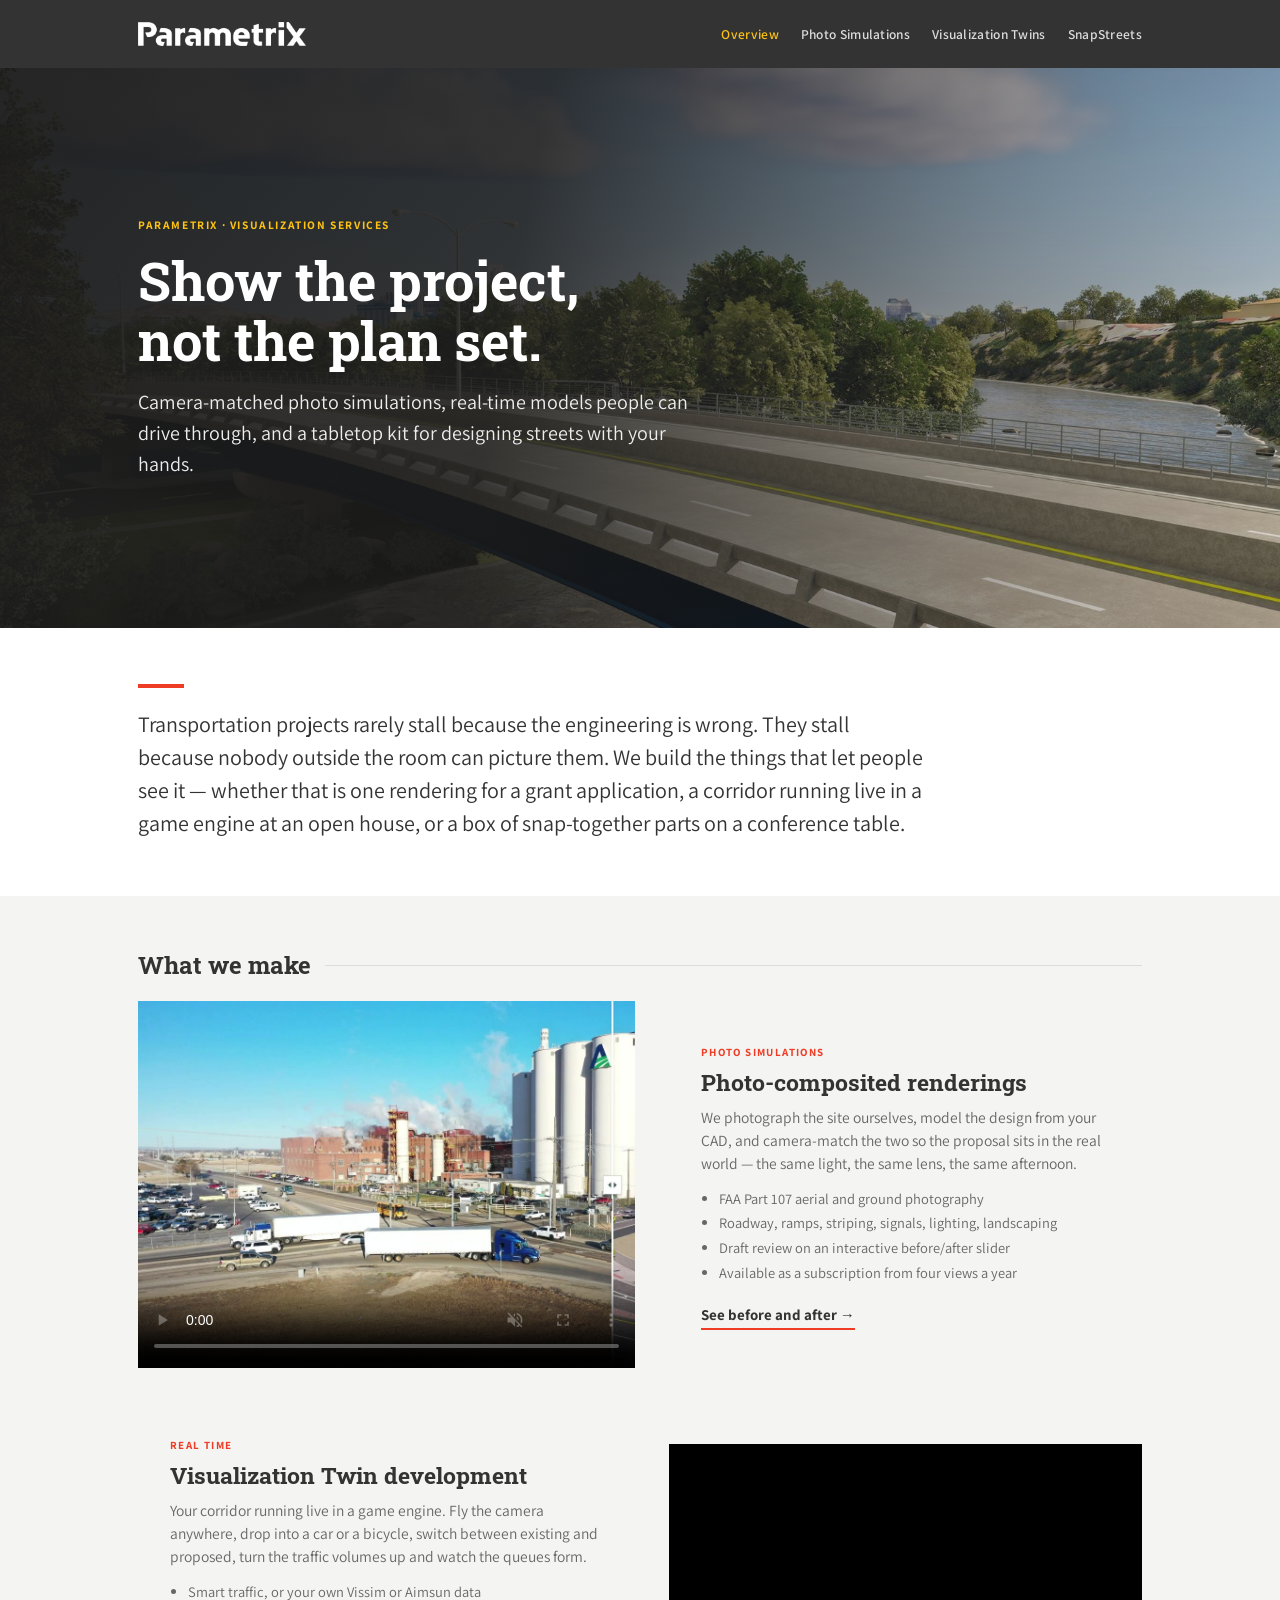
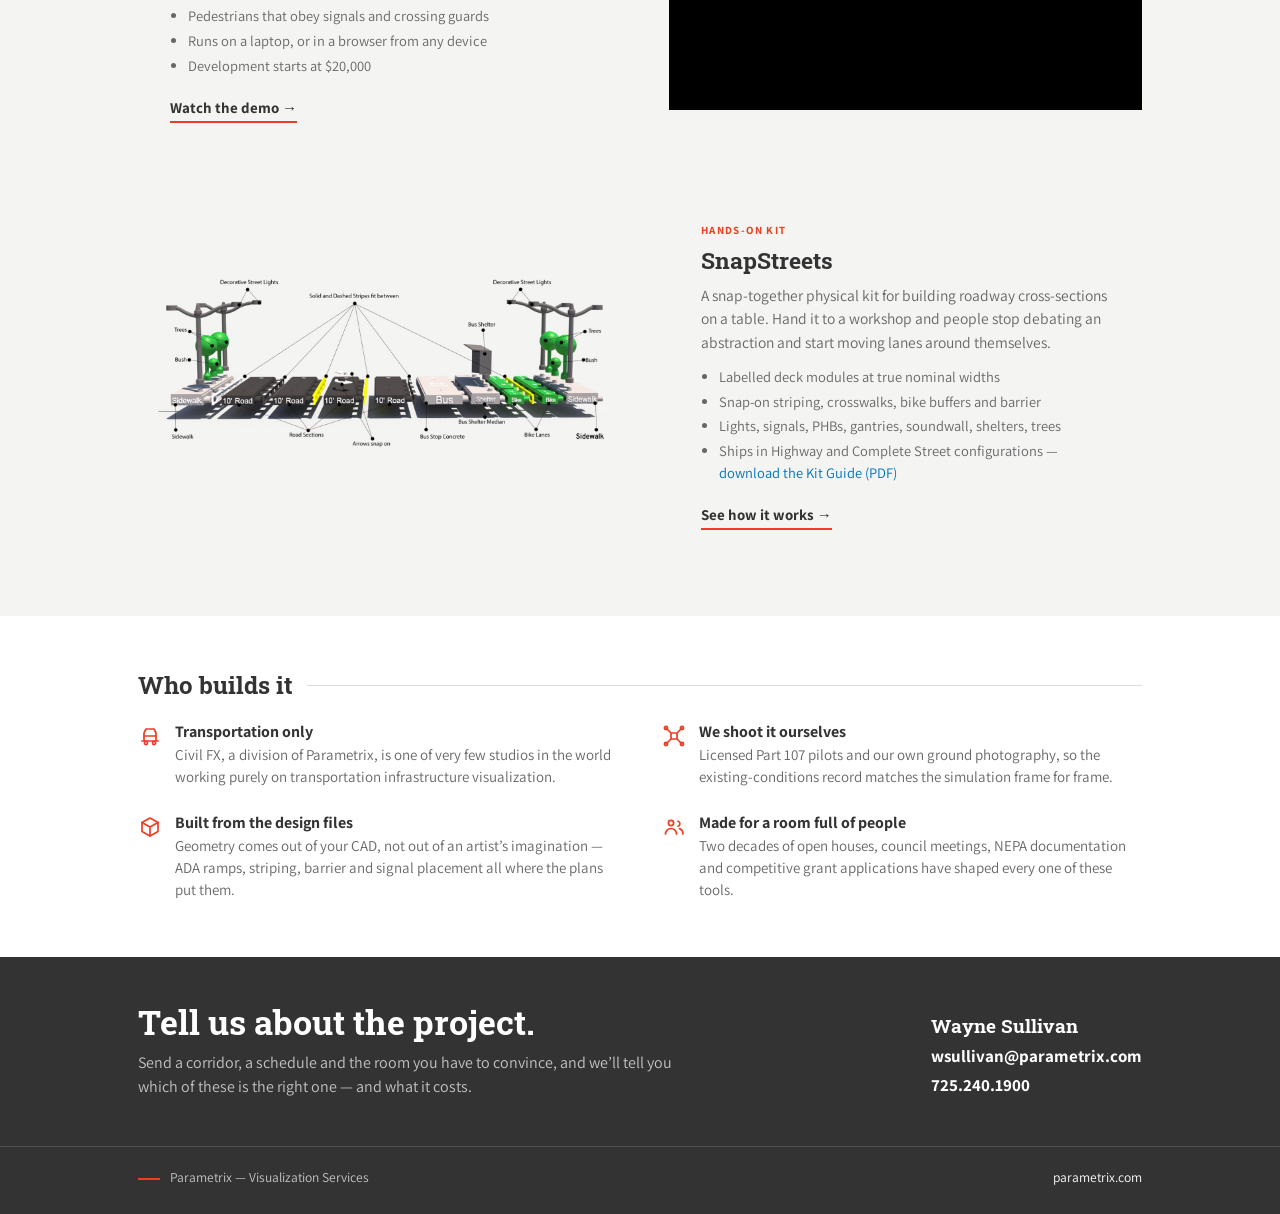
<file: index.html>
<!doctype html>
<html lang="en">
<head>
<meta charset="utf-8">
<meta name="viewport" content="width=device-width, initial-scale=1">
<title>Visualization Services — Parametrix</title>
<meta name="description" content="Parametrix Visualization Services: camera-matched photo simulations, real-time Visualization Twin models, and the SnapStreets hands-on roadway kit.">
<link rel="icon" href="assets/img/favicon.svg" type="image/svg+xml">
<link rel="stylesheet" href="assets/css/site.css">
</head>
<body>
<a class="skip" href="#main">Skip to content</a>

<div class="topbar">
  <div class="wrap">
    <a href="./"><img src="assets/img/logo-white.png" alt="Parametrix"></a>
    <nav aria-label="Sections">
      <a href="./" aria-current="page">Overview</a>
      <a href="photo-simulations/">Photo Simulations</a>
      <a href="visualization-twin/">Visualization Twins</a>
      <a href="#snapstreets">SnapStreets</a>
    </nav>
  </div>
</div>

<div class="hero">
  <img class="hero-img" src="assets/img/hero-bridge.jpg" alt="Rendering of a new road bridge curving over a river, with a city skyline beyond" style="--focus: 50% 42%;">
  <div class="hero-veil"></div>
  <div class="hero-body">
    <div class="wrap">
      <div class="hero-text">
        <span class="kicker">Parametrix &middot; Visualization Services</span>
        <h1>Show the project, not the plan set.</h1>
        <p>Camera-matched photo simulations, real-time models people can drive through, and a tabletop kit for designing streets with your hands.</p>
      </div>
    </div>
  </div>
</div>

<main id="main">

<section>
  <div class="wrap">
    <div class="redbar"></div>
    <p class="lede">Transportation projects rarely stall because the engineering is wrong. They stall because nobody outside the room can picture them. We build the things that let people see it &mdash; whether that is one rendering for a grant application, a corridor running live in a game engine at an open house, or a box of snap-together parts on a conference table.</p>
  </div>
</section>

<section class="surface">
  <div class="wrap">
    <div class="eyebrow"><h2>What we make</h2><div class="line"></div></div>
    <div class="cards">

      <article class="card">
        <div class="card-media video">
          <video src="assets/video/karcher-slider.mp4" poster="assets/img/karcher-poster.jpg"
                 autoplay muted loop playsinline controls preload="metadata"
                 aria-label="A before/after slider being dragged across a roundabout photo simulation, revealing the proposed design over the existing intersection"></video>
        </div>
        <div class="card-body">
          <span class="tag">Photo simulations</span>
          <h3>Photo-composited renderings</h3>
          <p>We photograph the site ourselves, model the design from your CAD, and camera-match the two so the proposal sits in the real world &mdash; the same light, the same lens, the same afternoon.</p>
          <ul>
            <li>FAA Part 107 aerial and ground photography</li>
            <li>Roadway, ramps, striping, signals, lighting, landscaping</li>
            <li>Draft review on an interactive before/after slider</li>
            <li>Available as a subscription from four views a year</li>
          </ul>
          <a class="card-cta" href="photo-simulations/">See before and after &rarr;</a>
        </div>
      </article>

      <article class="card">
        <div class="card-media embed">
          <iframe src="https://www.youtube-nocookie.com/embed/djlqc5DDcw0?rel=0"
                  title="Parametrix Visualization Twin — application demo"
                  loading="lazy" referrerpolicy="strict-origin-when-cross-origin"
                  allow="accelerometer; autoplay; clipboard-write; encrypted-media; gyroscope; picture-in-picture; web-share"
                  allowfullscreen></iframe>
        </div>
        <div class="card-body">
          <span class="tag">Real time</span>
          <h3>Visualization Twin development</h3>
          <p>Your corridor running live in a game engine. Fly the camera anywhere, drop into a car or a bicycle, switch between existing and proposed, turn the traffic volumes up and watch the queues form.</p>
          <ul>
            <li>Smart traffic, or your own Vissim or Aimsun data</li>
            <li>Pedestrians that obey signals and crossing guards</li>
            <li>Runs on a laptop, or in a browser from any device</li>
            <li>Development starts at $20,000</li>
          </ul>
          <a class="card-cta" href="visualization-twin/">Watch the demo &rarr;</a>
        </div>
      </article>

      <article class="card" id="snapstreets">
        <div class="card-media diagram">
          <img src="assets/img/snapstreets.jpg" alt="Exploded view of the SnapStreets kit showing labelled sidewalk, road, bus, shelter and bike lane modules">
        </div>
        <div class="card-body">
          <span class="tag">Hands-on kit</span>
          <h3>SnapStreets</h3>
          <p>A snap-together physical kit for building roadway cross-sections on a table. Hand it to a workshop and people stop debating an abstraction and start moving lanes around themselves.</p>
          <ul>
            <li>Labelled deck modules at true nominal widths</li>
            <li>Snap-on striping, crosswalks, bike buffers and barrier</li>
            <li>Lights, signals, PHBs, gantries, soundwall, shelters, trees</li>
            <li>Ships in Highway and Complete Street configurations &mdash; <a href="assets/docs/SnapStreets_Kit_Guide.pdf" target="_blank" rel="noopener">download the Kit Guide (PDF)</a></li>
          </ul>
          <a class="card-cta" href="https://youtu.be/HBAo1fZbss8" target="_blank" rel="noopener">See how it works &rarr;</a>
        </div>
      </article>

    </div>
  </div>
</section>


<section>
  <div class="wrap">
    <div class="eyebrow"><h2>Who builds it</h2><div class="line"></div></div>
    <div class="grid2">

      <div class="feat">
        <svg width="24" height="24" viewBox="0 0 24 24" fill="none" stroke="#EE3D24" stroke-width="1.7" stroke-linecap="round" stroke-linejoin="round"><path d="M4 17h16M6 17V9l2-4h8l2 4v8"></path><circle cx="8" cy="19" r="1.6"></circle><circle cx="16" cy="19" r="1.6"></circle><path d="M6 12h12"></path></svg>
        <div>
          <h3>Transportation only</h3>
          <p>Civil FX, a division of Parametrix, is one of very few studios in the world working purely on transportation infrastructure visualization.</p>
        </div>
      </div>

      <div class="feat">
        <svg width="24" height="24" viewBox="0 0 24 24" fill="none" stroke="#EE3D24" stroke-width="1.7" stroke-linecap="round" stroke-linejoin="round"><path d="M4 4l5 5M20 4l-5 5M4 20l5-5M20 20l-5-5"></path><rect x="9" y="9" width="6" height="6" rx="1"></rect><circle cx="4" cy="4" r="1.6"></circle><circle cx="20" cy="4" r="1.6"></circle><circle cx="4" cy="20" r="1.6"></circle><circle cx="20" cy="20" r="1.6"></circle></svg>
        <div>
          <h3>We shoot it ourselves</h3>
          <p>Licensed Part 107 pilots and our own ground photography, so the existing-conditions record matches the simulation frame for frame.</p>
        </div>
      </div>

      <div class="feat">
        <svg width="24" height="24" viewBox="0 0 24 24" fill="none" stroke="#EE3D24" stroke-width="1.7" stroke-linecap="round" stroke-linejoin="round"><path d="M12 3l8 4.5v9L12 21l-8-4.5v-9L12 3z"></path><path d="M12 12l8-4.5M12 12v9M12 12L4 7.5"></path></svg>
        <div>
          <h3>Built from the design files</h3>
          <p>Geometry comes out of your CAD, not out of an artist&rsquo;s imagination &mdash; ADA ramps, striping, barrier and signal placement all where the plans put them.</p>
        </div>
      </div>

      <div class="feat">
        <svg width="24" height="24" viewBox="0 0 24 24" fill="none" stroke="#EE3D24" stroke-width="1.7" stroke-linecap="round" stroke-linejoin="round"><circle cx="9" cy="8" r="2.6"></circle><path d="M3.5 19a5.5 5.5 0 0111 0"></path><path d="M16 6.2a2.6 2.6 0 010 5"></path><path d="M17.5 13.6A5.5 5.5 0 0121 19"></path></svg>
        <div>
          <h3>Made for a room full of people</h3>
          <p>Two decades of open houses, council meetings, NEPA documentation and competitive grant applications have shaped every one of these tools.</p>
        </div>
      </div>

    </div>
  </div>
</section>

</main>

<div class="cta">
  <div class="wrap">
    <div>
      <h2>Tell us about the project.</h2>
      <p>Send a corridor, a schedule and the room you have to convince, and we&rsquo;ll tell you which of these is the right one &mdash; and what it costs.</p>
    </div>
    <div class="contact">
      <div class="name">Wayne Sullivan</div>
      <div><a href="mailto:wsullivan@parametrix.com">wsullivan@parametrix.com</a></div>
      <div><a href="tel:+17252401900">725.240.1900</a></div>
    </div>
  </div>
</div>

<footer>
  <div class="wrap">
    <span><span class="dash"></span>Parametrix &mdash; Visualization Services</span>
    <span><a href="https://www.parametrix.com">parametrix.com</a></span>
  </div>
</footer>

<script>
(function () {
  try {
    if (window.matchMedia && window.matchMedia('(prefers-reduced-motion: reduce)').matches) {
      document.querySelectorAll('video[autoplay]').forEach(function (v) {
        v.removeAttribute('autoplay');
        v.autoplay = false;
        v.pause();
      });
    }
  } catch (e) {}
})();
</script>

</body>
</html>
</file>
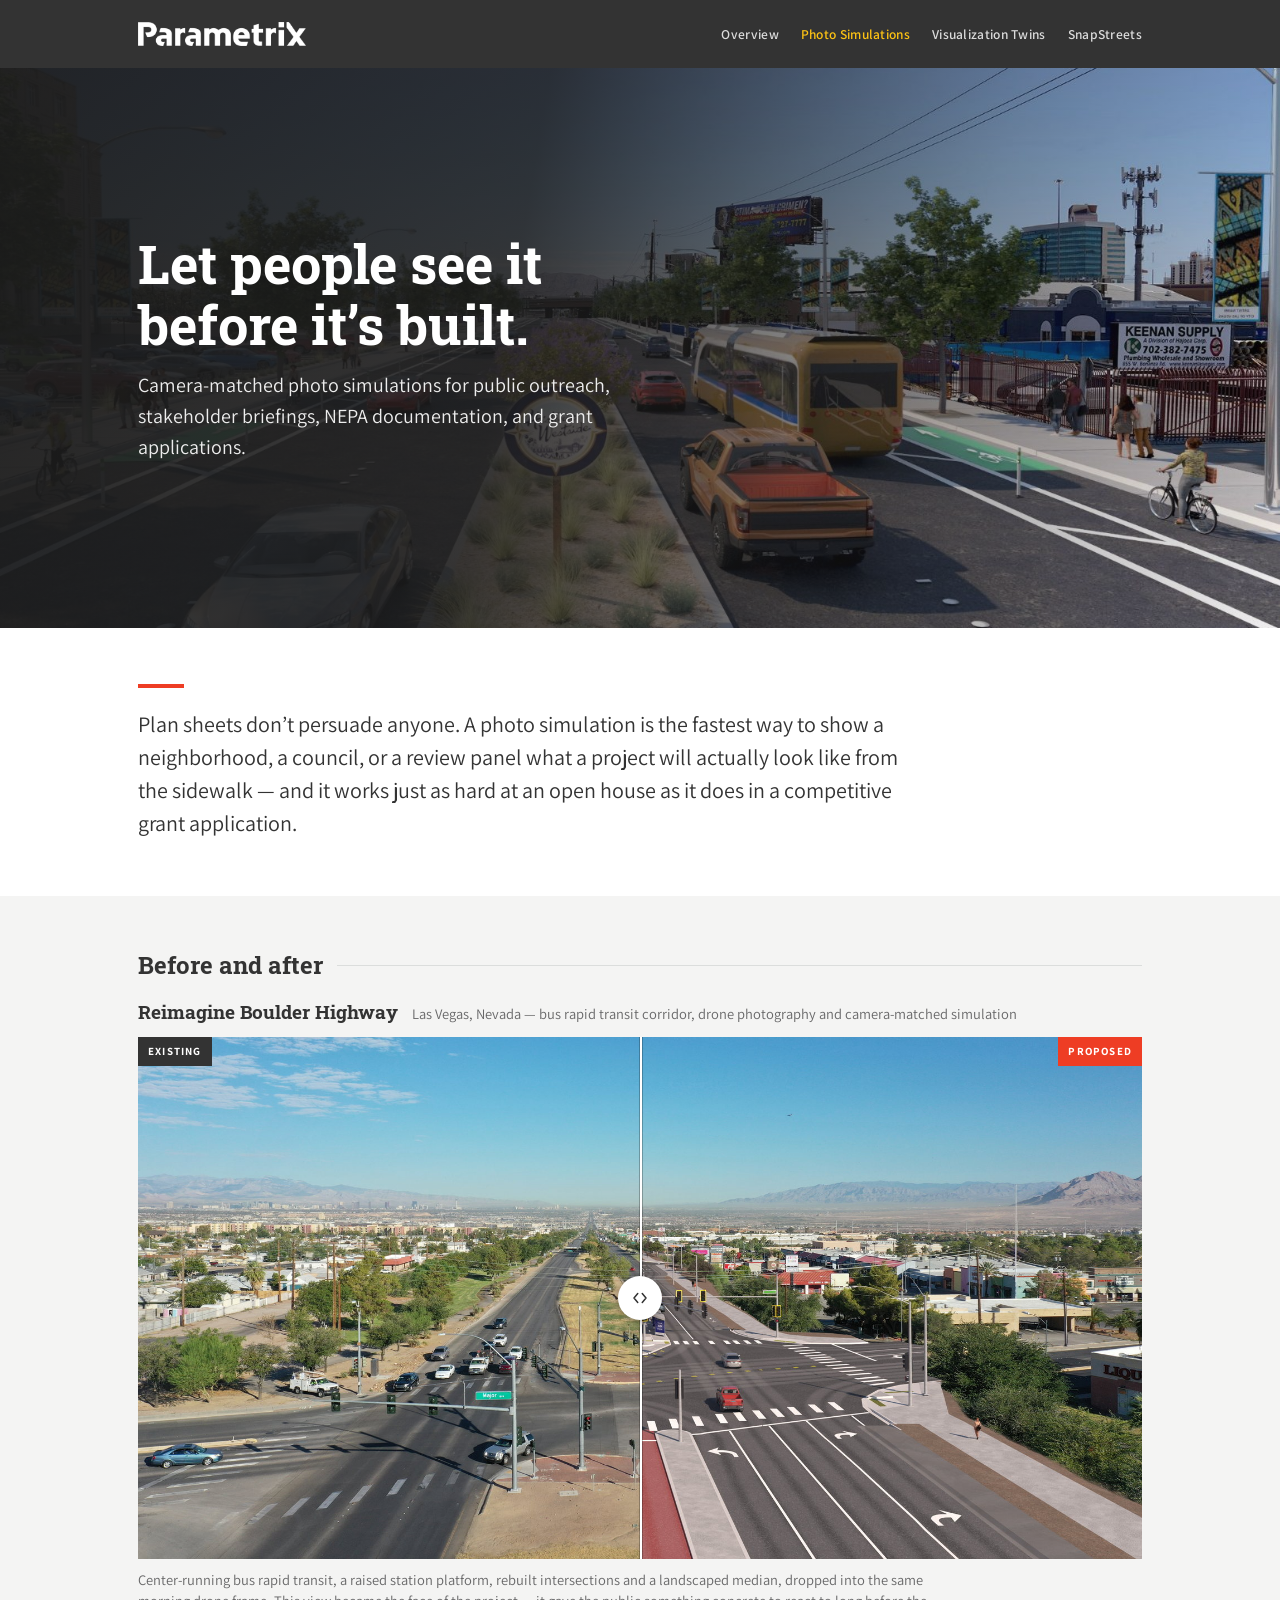
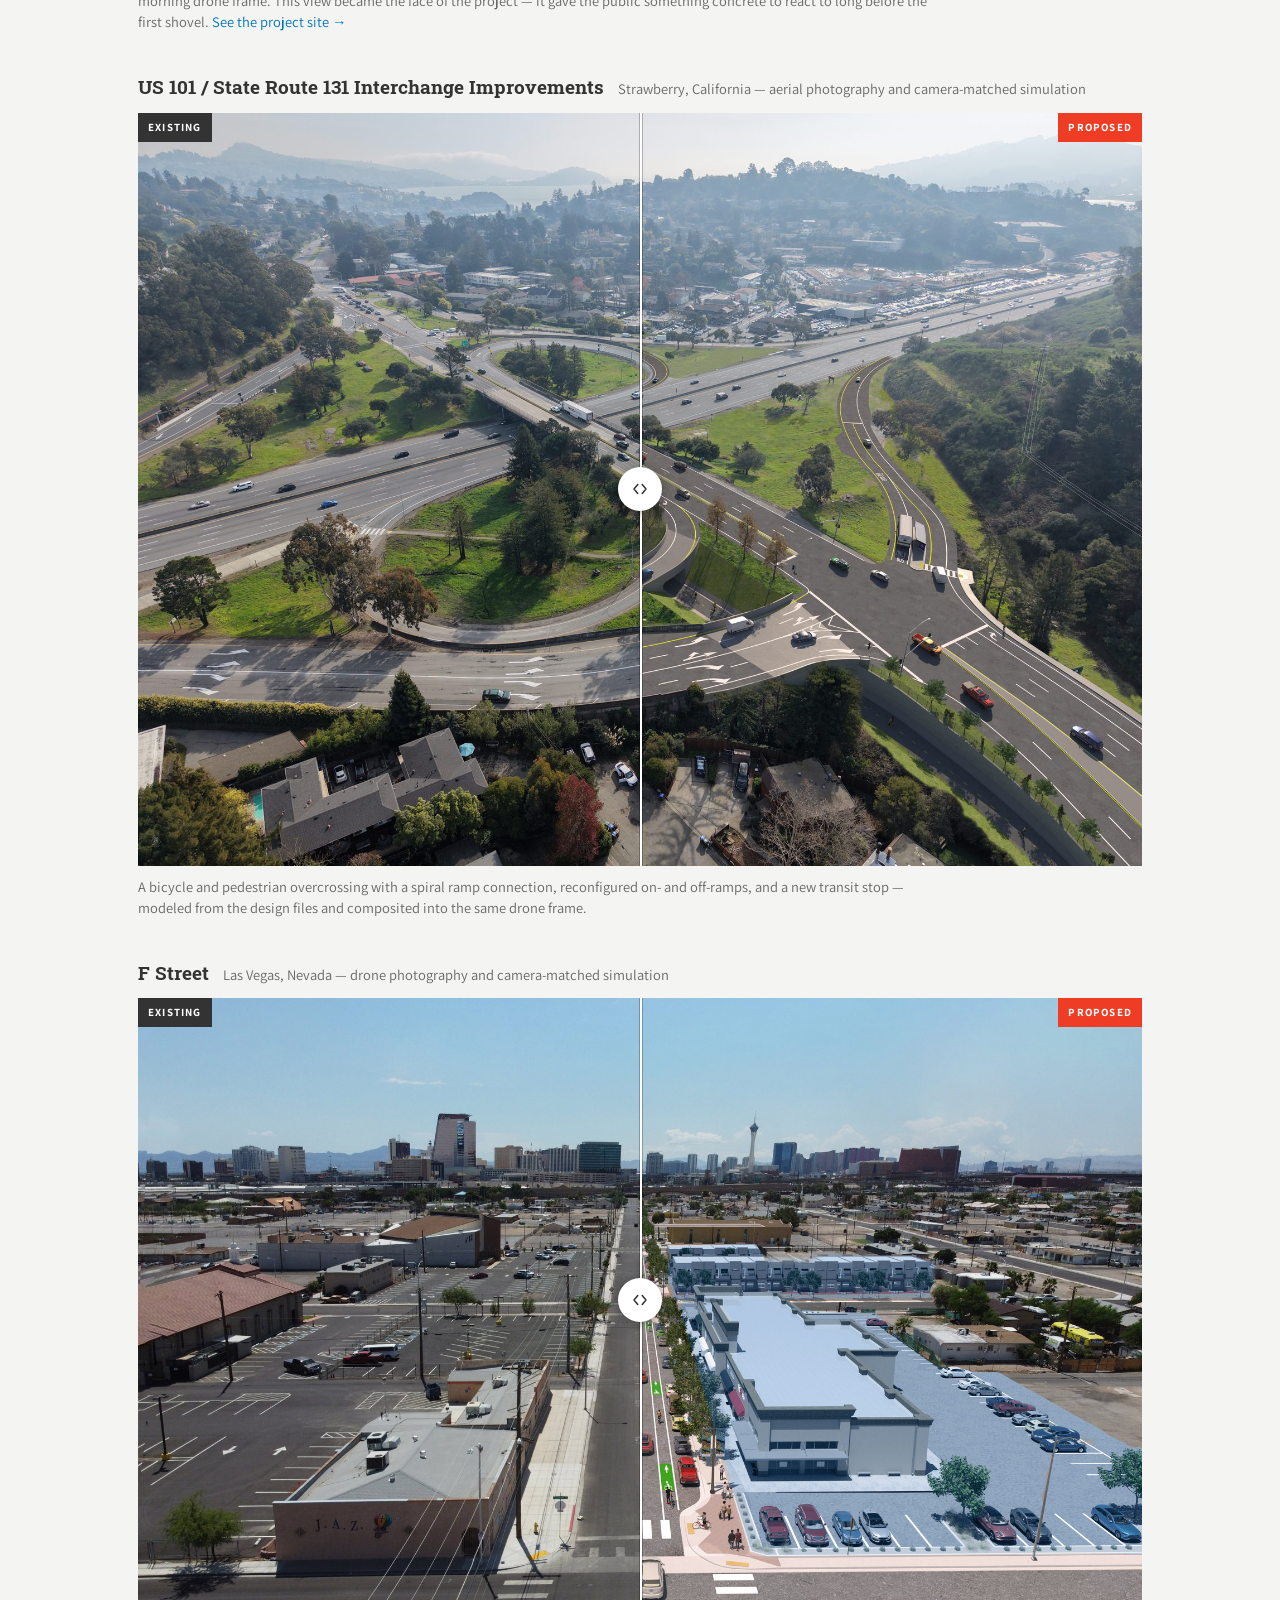
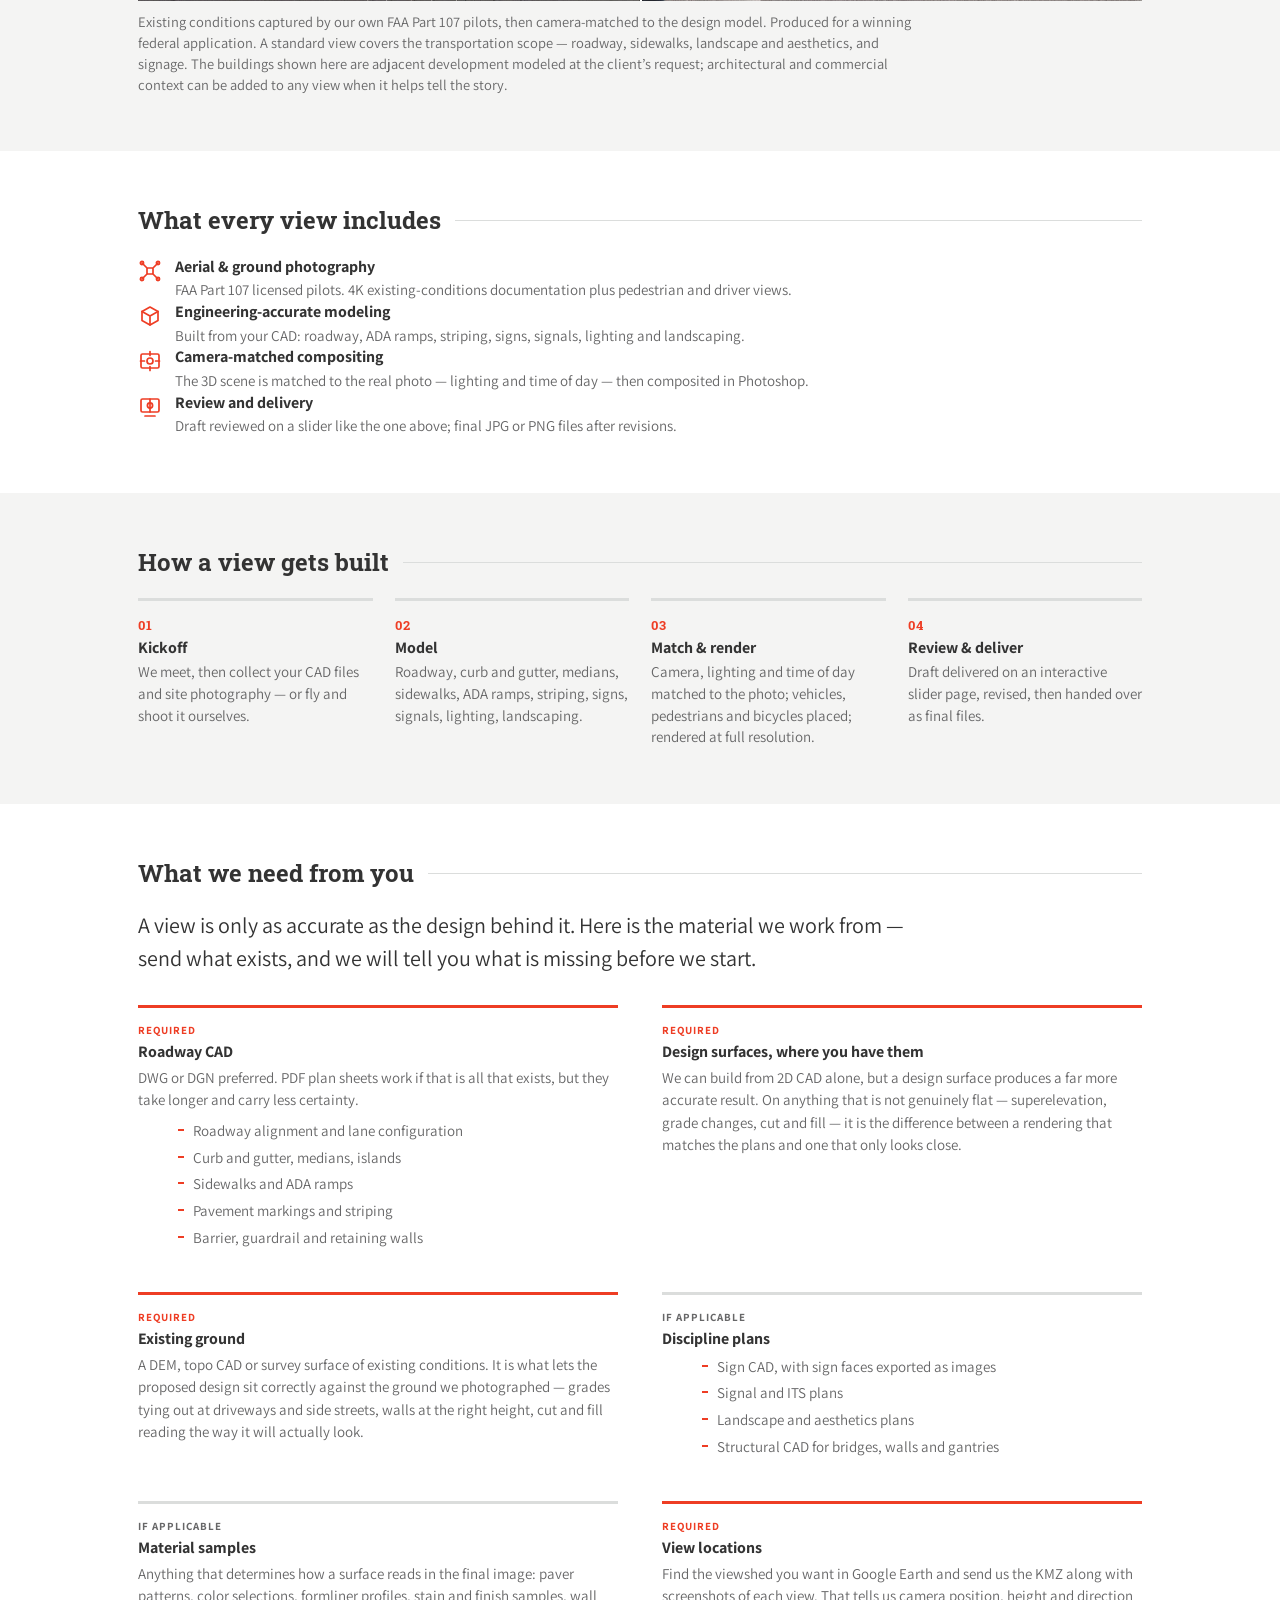
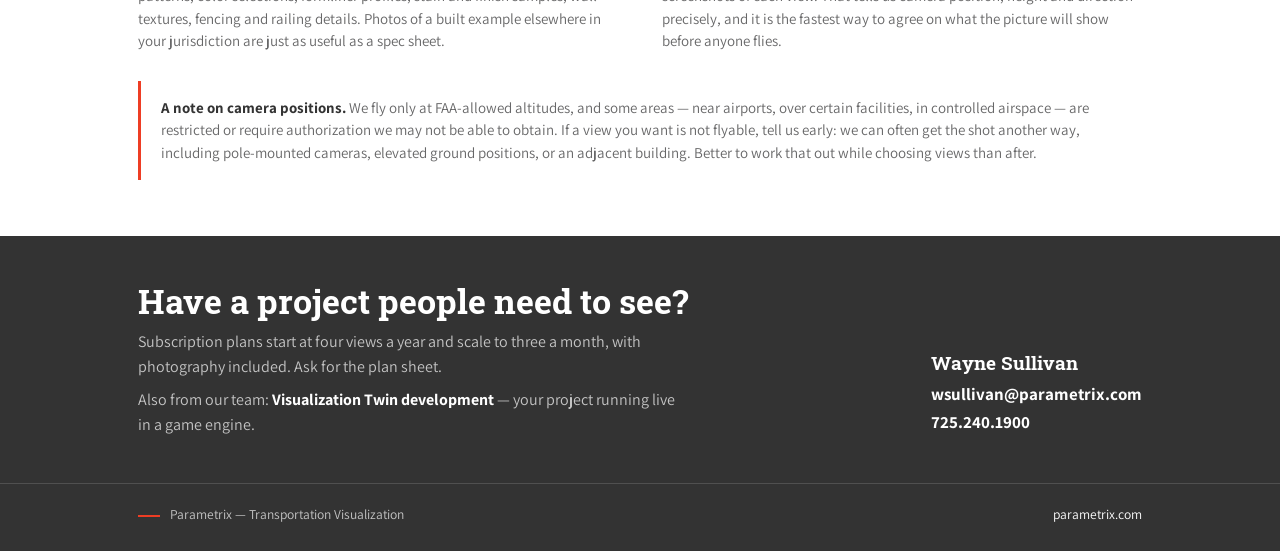
<file: photo-simulations/index.html>
<!doctype html>
<html lang="en">
<head>
<meta charset="utf-8">
<meta name="viewport" content="width=device-width, initial-scale=1">
<title>Photo Simulations — Parametrix Visualization Services</title>
<meta name="description" content="Camera-matched photo simulations for public outreach, NEPA documentation and grant applications.">
<link rel="icon" href="../assets/img/favicon.svg" type="image/svg+xml">
<link rel="stylesheet" href="../assets/css/site.css">
</head>
<body>
<a class="skip" href="#main">Skip to content</a>

<div class="topbar">
  <div class="wrap">
    <a href="../"><img src="../assets/img/logo-white.png" alt="Parametrix"></a>
    <nav aria-label="Sections">
      <a href="../">Overview</a>
      <a href="../photo-simulations/" aria-current="page">Photo Simulations</a>
      <a href="../visualization-twin/">Visualization Twins</a>
      <a href="../#snapstreets">SnapStreets</a>
    </nav>
  </div>
</div>
<div class="hero">
  <img class="hero-img" src="../assets/img/ps-hero.jpg" alt="Photo-composited rendering of a rebuilt urban arterial with bike lanes, transit and street trees">
  <div class="hero-veil"></div>
  <div class="hero-body">
    <div class="wrap">
      <div class="hero-text">
        <h1>Let people see it before it&rsquo;s built.</h1>
        <p>Camera-matched photo simulations for public outreach, stakeholder briefings, NEPA documentation, and grant applications.</p>
      </div>
    </div>
  </div>
</div>

<main id="main">
<section>
  <div class="wrap">
    <div class="redbar"></div>
    <p class="lede">Plan sheets don&rsquo;t persuade anyone. A photo simulation is the fastest way to show a neighborhood, a council, or a review panel what a project will actually look like from the sidewalk &mdash; and it works just as hard at an open house as it does in a competitive grant application.</p>
  </div>
</section>

<section class="surface">
  <div class="wrap">
    <div class="eyebrow"><h2>Before and after</h2><div class="line"></div></div>

    <div class="sample">
      <div class="sample-head">
        <h3>Reimagine Boulder Highway</h3>
        <span class="meta">Las Vegas, Nevada &mdash; bus rapid transit corridor, drone photography and camera-matched simulation</span>
      </div>
      <div class="cmp" data-cmp style="--pos: 50%;">
        <img src="../assets/img/bh-after.jpg" alt="Boulder Highway rebuilt with a center-running bus rapid transit guideway, station platform, new signals and crosswalks">
        <div class="cmp-top"><img src="../assets/img/bh-before.jpg" alt="Boulder Highway today: a wide asphalt arterial with a dirt median and no transit facilities"></div>
        <span class="cmp-tag a">EXISTING</span>
        <span class="cmp-tag b">PROPOSED</span>
        <div class="cmp-divider"></div>
        <div class="cmp-knob" aria-hidden="true">
          <svg width="18" height="18" viewBox="0 0 24 24" fill="none" stroke="#333333" stroke-width="2" stroke-linecap="round" stroke-linejoin="round"><path d="M9 6l-5 6 5 6M15 6l5 6-5 6"></path></svg>
        </div>
        <input class="cmp-range" type="range" min="0" max="100" value="50" step="0.1" aria-label="Reveal existing or proposed conditions on Boulder Highway">
      </div>
      <p class="sample-note">Center-running bus rapid transit, a raised station platform, rebuilt intersections and a landscaped median, dropped into the same morning drone frame. This view became the face of the project &mdash; it gave the public something concrete to react to long before the first shovel. <a href="https://reimagineboulderhighway.com/" target="_blank" rel="noopener">See the project site &rarr;</a></p>
    </div>
    <div class="sample">
      <div class="sample-head">
        <h3>US 101 / State Route 131 Interchange Improvements</h3>
        <span class="meta">Strawberry, California &mdash; aerial photography and camera-matched simulation</span>
      </div>
      <div class="cmp" data-cmp style="--pos: 50%;">
        <img src="../assets/img/sr131-after.jpg" alt="Proposed US 101 and State Route 131 interchange improvements">
        <div class="cmp-top"><img src="../assets/img/sr131-before.jpg" alt="Existing US 101 and State Route 131 interchange"></div>
        <span class="cmp-tag a">EXISTING</span>
        <span class="cmp-tag b">PROPOSED</span>
        <div class="cmp-divider"></div>
        <div class="cmp-knob" aria-hidden="true">
          <svg width="18" height="18" viewBox="0 0 24 24" fill="none" stroke="#333333" stroke-width="2" stroke-linecap="round" stroke-linejoin="round"><path d="M9 6l-5 6 5 6M15 6l5 6-5 6"></path></svg>
        </div>
        <input class="cmp-range" type="range" min="0" max="100" value="50" step="0.1" aria-label="Reveal existing or proposed conditions at the US 101 and State Route 131 interchange">
      </div>
      <p class="sample-note">A bicycle and pedestrian overcrossing with a spiral ramp connection, reconfigured on- and off-ramps, and a new transit stop &mdash; modeled from the design files and composited into the same drone frame.</p>
    </div>
    <div class="sample">
      <div class="sample-head">
        <h3>F Street</h3>
        <span class="meta">Las Vegas, Nevada &mdash; drone photography and camera-matched simulation</span>
      </div>
      <div class="cmp" data-cmp style="--pos: 50%;">
        <img src="../assets/img/fst-after.jpg" alt="Proposed improvements to F Street">
        <div class="cmp-top"><img src="../assets/img/fst-before.jpg" alt="Existing conditions on F Street"></div>
        <span class="cmp-tag a">EXISTING</span>
        <span class="cmp-tag b">PROPOSED</span>
        <div class="cmp-divider"></div>
        <div class="cmp-knob" aria-hidden="true">
          <svg width="18" height="18" viewBox="0 0 24 24" fill="none" stroke="#333333" stroke-width="2" stroke-linecap="round" stroke-linejoin="round"><path d="M9 6l-5 6 5 6M15 6l5 6-5 6"></path></svg>
        </div>
        <input class="cmp-range" type="range" min="0" max="100" value="50" step="0.1" aria-label="Reveal existing or proposed conditions for F Street">
      </div>
      <p class="sample-note">Existing conditions captured by our own FAA Part 107 pilots, then camera-matched to the design model. Produced for a winning federal application. A standard view covers the transportation scope &mdash; roadway, sidewalks, landscape and aesthetics, and signage. The buildings shown here are adjacent development modeled at the client&rsquo;s request; architectural and commercial context can be added to any view when it helps tell the story.</p>
    </div>

  </div>
</section>

<section>
  <div class="wrap">
    <div class="eyebrow"><h2>What every view includes</h2><div class="line"></div></div>
    <div class="grid4">
      <div class="feat">
        <svg width="24" height="24" viewBox="0 0 24 24" fill="none" stroke="#EE3D24" stroke-width="1.7" stroke-linecap="round" stroke-linejoin="round"><path d="M4 4l5 5M20 4l-5 5M4 20l5-5M20 20l-5-5"></path><rect x="9" y="9" width="6" height="6" rx="1"></rect><circle cx="4" cy="4" r="1.6"></circle><circle cx="20" cy="4" r="1.6"></circle><circle cx="4" cy="20" r="1.6"></circle><circle cx="20" cy="20" r="1.6"></circle></svg>
        <div>
          <h3>Aerial &amp; ground photography</h3>
          <p>FAA Part 107 licensed pilots. 4K existing-conditions documentation plus pedestrian and driver views.</p>
        </div>
      </div>
      <div class="feat">
        <svg width="24" height="24" viewBox="0 0 24 24" fill="none" stroke="#EE3D24" stroke-width="1.7" stroke-linecap="round" stroke-linejoin="round"><path d="M12 3l8 4.5v9L12 21l-8-4.5v-9L12 3z"></path><path d="M12 12l8-4.5M12 12v9M12 12L4 7.5"></path></svg>
        <div>
          <h3>Engineering-accurate modeling</h3>
          <p>Built from your CAD: roadway, ADA ramps, striping, signs, signals, lighting and landscaping.</p>
        </div>
      </div>
      <div class="feat">
        <svg width="24" height="24" viewBox="0 0 24 24" fill="none" stroke="#EE3D24" stroke-width="1.7" stroke-linecap="round" stroke-linejoin="round"><rect x="3" y="5" width="18" height="14" rx="1.5"></rect><path d="M12 2.5v4M12 17.5v4M2.5 12h4M17.5 12h4"></path><circle cx="12" cy="12" r="3"></circle></svg>
        <div>
          <h3>Camera-matched compositing</h3>
          <p>The 3D scene is matched to the real photo &mdash; lighting and time of day &mdash; then composited in Photoshop.</p>
        </div>
      </div>
      <div class="feat">
        <svg width="24" height="24" viewBox="0 0 24 24" fill="none" stroke="#EE3D24" stroke-width="1.7" stroke-linecap="round" stroke-linejoin="round"><rect x="3" y="4" width="18" height="13" rx="1.5"></rect><path d="M12 4v13"></path><circle cx="12" cy="10.5" r="2.6"></circle><path d="M7 21h10"></path></svg>
        <div>
          <h3>Review and delivery</h3>
          <p>Draft reviewed on a slider like the one above; final JPG or PNG files after revisions.</p>
        </div>
      </div>
    </div>
  </div>
</section>

<section class="surface">
  <div class="wrap">
    <div class="eyebrow"><h2>How a view gets built</h2><div class="line"></div></div>
    <div class="steps">
      <div class="step">
        <div class="n">01</div>
        <h3>Kickoff</h3>
        <p>We meet, then collect your CAD files and site photography &mdash; or fly and shoot it ourselves.</p>
      </div>
      <div class="step">
        <div class="n">02</div>
        <h3>Model</h3>
        <p>Roadway, curb and gutter, medians, sidewalks, ADA ramps, striping, signs, signals, lighting, landscaping.</p>
      </div>
      <div class="step">
        <div class="n">03</div>
        <h3>Match &amp; render</h3>
        <p>Camera, lighting and time of day matched to the photo; vehicles, pedestrians and bicycles placed; rendered at full resolution.</p>
      </div>
      <div class="step">
        <div class="n">04</div>
        <h3>Review &amp; deliver</h3>
        <p>Draft delivered on an interactive slider page, revised, then handed over as final files.</p>
      </div>
    </div>
  </div>
</section>

<section>
  <div class="wrap">
    <div class="eyebrow"><h2>What we need from you</h2><div class="line"></div></div>
    <p class="lede" style="margin-bottom: 30px;">A view is only as accurate as the design behind it. Here is the material we work from &mdash; send what exists, and we will tell you what is missing before we start.</p>
    <div class="needs">

      <div class="need key">
        <div class="req">Required</div>
        <h3>Roadway CAD</h3>
        <p>DWG or DGN preferred. PDF plan sheets work if that is all that exists, but they take longer and carry less certainty.</p>
        <ul>
          <li>Roadway alignment and lane configuration</li>
          <li>Curb and gutter, medians, islands</li>
          <li>Sidewalks and ADA ramps</li>
          <li>Pavement markings and striping</li>
          <li>Barrier, guardrail and retaining walls</li>
        </ul>
      </div>

      <div class="need key">
        <div class="req">Required</div>
        <h3>Design surfaces, where you have them</h3>
        <p>We can build from 2D CAD alone, but a design surface produces a far more accurate result. On anything that is not genuinely flat &mdash; superelevation, grade changes, cut and fill &mdash; it is the difference between a rendering that matches the plans and one that only looks close.</p>
      </div>

      <div class="need key">
        <div class="req">Required</div>
        <h3>Existing ground</h3>
        <p>A DEM, topo CAD or survey surface of existing conditions. It is what lets the proposed design sit correctly against the ground we photographed &mdash; grades tying out at driveways and side streets, walls at the right height, cut and fill reading the way it will actually look.</p>
      </div>

      <div class="need">
        <div class="req">If applicable</div>
        <h3>Discipline plans</h3>
        <ul>
          <li>Sign CAD, with sign faces exported as images</li>
          <li>Signal and ITS plans</li>
          <li>Landscape and aesthetics plans</li>
          <li>Structural CAD for bridges, walls and gantries</li>
        </ul>
      </div>

      <div class="need">
        <div class="req">If applicable</div>
        <h3>Material samples</h3>
        <p>Anything that determines how a surface reads in the final image: paver patterns, color selections, formliner profiles, stain and finish samples, wall textures, fencing and railing details. Photos of a built example elsewhere in your jurisdiction are just as useful as a spec sheet.</p>
      </div>

      <div class="need key">
        <div class="req">Required</div>
        <h3>View locations</h3>
        <p>Find the viewshed you want in Google Earth and send us the KMZ along with screenshots of each view. That tells us camera position, height and direction precisely, and it is the fastest way to agree on what the picture will show before anyone flies.</p>
      </div>

    </div>

    <p class="callout"><b>A note on camera positions.</b> We fly only at FAA-allowed altitudes, and some areas &mdash; near airports, over certain facilities, in controlled airspace &mdash; are restricted or require authorization we may not be able to obtain. If a view you want is not flyable, tell us early: we can often get the shot another way, including pole-mounted cameras, elevated ground positions, or an adjacent building. Better to work that out while choosing views than after.</p>
  </div>
</section>

</main>

<div class="cta">
  <div class="wrap">
    <div>
      <h2>Have a project people need to see?</h2>
      <p>Subscription plans start at four views a year and scale to three a month, with photography included. Ask for the plan sheet.</p>
      <p style="margin-top: 8px;">Also from our team: <a href="../visualization-twin/">Visualization Twin development</a> &mdash; your project running live in a game engine.</p>
    </div>
    <div class="contact">
      <div class="name">Wayne Sullivan</div>
      <div><a href="mailto:wsullivan@parametrix.com">wsullivan@parametrix.com</a></div>
      <div><a href="tel:+17252401900">725.240.1900</a></div>
    </div>
  </div>
</div>

<footer>
  <div class="wrap">
    <span><span class="dash"></span>Parametrix &mdash; Transportation Visualization</span>
    <span><a href="https://www.parametrix.com">parametrix.com</a></span>
  </div>
</footer>

<script>
(function () {
  document.querySelectorAll('[data-cmp]').forEach(function (box) {
    var range = box.querySelector('.cmp-range');
    if (!range) return;
    var set = function () {
      box.style.setProperty('--pos', range.value + '%');
    };
    range.addEventListener('input', set);
    range.addEventListener('change', set);
    set();
  });
})();
</script>
</body>
</html>
</file>
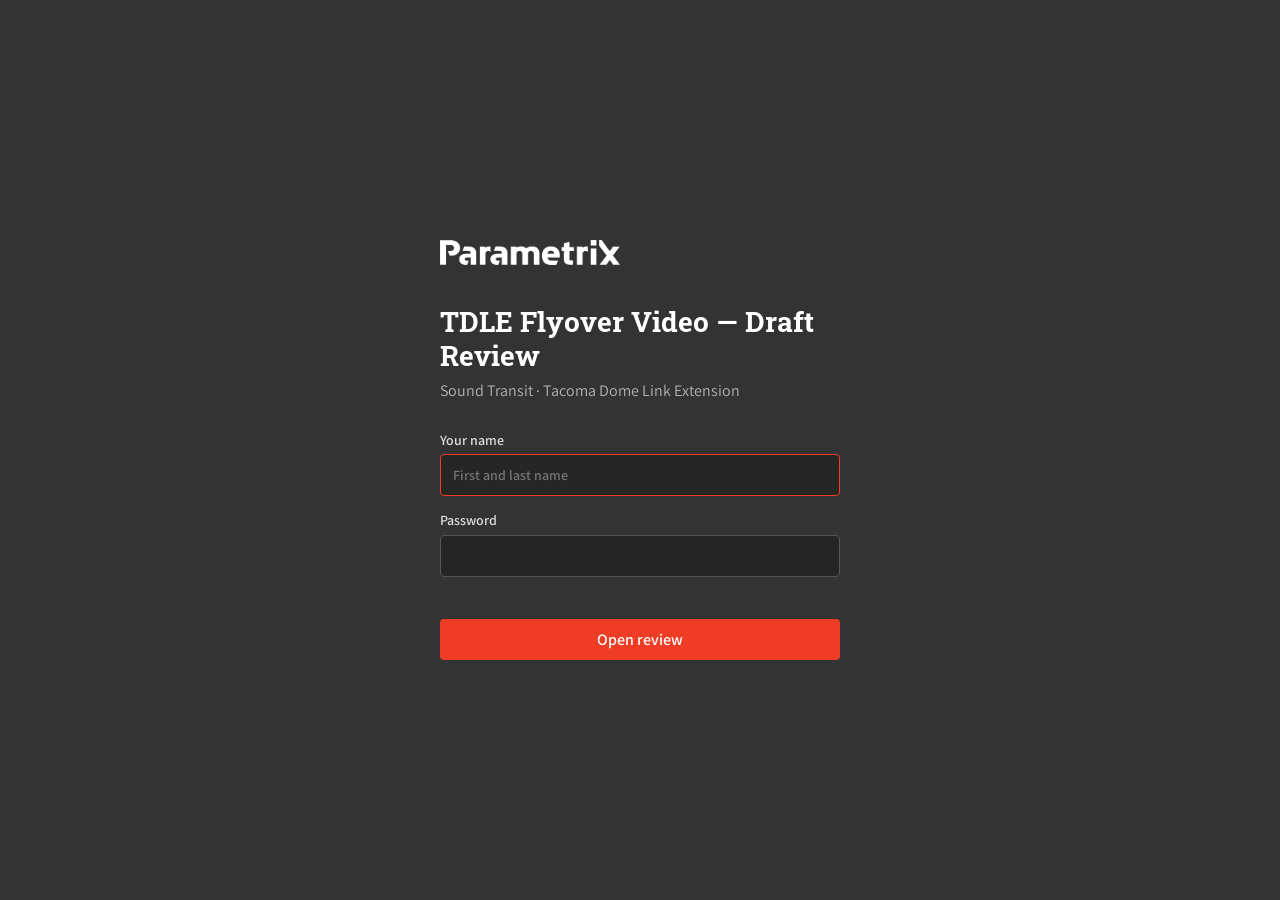
<file: tdle-review/index.html>
<!DOCTYPE html>
<html lang="en">
<head>
<meta charset="utf-8">
<meta name="viewport" content="width=device-width, initial-scale=1">
<meta name="robots" content="noindex, nofollow">
<title>Draft Review</title>
<link rel="preconnect" href="https://fonts.googleapis.com">
<link rel="preconnect" href="https://fonts.gstatic.com" crossorigin>
<link rel="stylesheet" href="https://fonts.googleapis.com/css2?family=Assistant:wght@400;600;800&family=Roboto+Slab:wght@600;700&display=swap">
<link rel="stylesheet" href="styles.css">
</head>
<body>

<!-- Password gate -->
<div id="gate" class="gate">
  <div class="gate-card">
    <img class="gate-logo" src="assets/parametrix-white.png" alt="Parametrix">
    <h1 id="gate-title">Draft Review</h1>
    <p id="gate-sub" class="gate-sub"></p>
    <form id="gate-form" autocomplete="on">
      <label>Your name
        <input id="gate-name" name="name" type="text" required maxlength="60" autocomplete="name" placeholder="First and last name">
      </label>
      <label>Password
        <input id="gate-pw" name="password" type="password" required autocomplete="current-password">
      </label>
      <p id="gate-error" class="gate-error" role="alert"></p>
      <button type="submit" class="btn btn-red btn-block">Open review</button>
    </form>
  </div>
</div>

<!-- Review app -->
<div id="app" hidden>
  <header class="topbar">
    <img class="topbar-logo" src="assets/parametrix-white.png" alt="Parametrix">
    <div class="topbar-titles">
      <h1 id="app-title"></h1>
      <p id="app-sub"></p>
    </div>
    <div class="topbar-user">
      <span>Reviewing as <b id="who"></b></span>
      <button id="btn-rename" class="btn btn-ghost-light btn-sm" type="button">Change name</button>
      <button id="btn-lock" class="btn btn-ghost-light btn-sm" type="button">Log out</button>
    </div>
  </header>

  <div id="mode-banner" class="mode-banner" hidden>
    <b>Preview mode.</b> Feedback is saved in this browser only. Add the shared feedback sheet's URL to <code>config.js</code> (<code>backendUrl</code>) before sending the link out.
  </div>

  <div class="layout">
    <nav class="toc" aria-label="Contents">
      <div class="toc-group" id="toc-overview-group">
        <div class="toc-label">Overview</div>
        <ol id="toc-overview"></ol>
      </div>
      <div class="toc-group">
        <div class="toc-label">Clips</div>
        <ol id="toc-clips"></ol>
      </div>
      <div class="toc-group" id="toc-music-group">
        <div class="toc-label">Music</div>
        <ol id="toc-music"></ol>
      </div>
      <div class="toc-foot">
        <button id="btn-refresh" class="btn btn-ghost btn-sm" type="button">Refresh feedback</button>
        <span id="sync-status" class="sync-status"></span>
      </div>
    </nav>

    <main>
      <section id="storyboard" class="section">
        <div class="section-head">
          <div>
            <p class="eyebrow" id="draft-label"></p>
            <h2>Storyboard</h2>
            <p class="section-intro" id="intro"></p>
          </div>
          <p id="sb-summary" class="sb-summary"></p>
        </div>
        <div id="sb-grid" class="sb-grid"></div>
      </section>

      <section id="fullcut" class="section">
        <div class="section-head">
          <div>
            <p class="eyebrow">Full cut</p>
            <h2>Full video drafts</h2>
            <p class="section-intro">All the clips edited together, with music, at final picture quality. The newest draft is first; earlier drafts and their notes are kept below it.</p>
          </div>
        </div>
        <div id="full-latest"></div>
        <details id="full-older" class="older" hidden>
          <summary>Earlier full cuts (<span id="full-older-count"></span>)</summary>
          <div id="full-older-list"></div>
        </details>
      </section>

      <section id="clips" class="section">
        <div class="section-head">
          <div>
            <p class="eyebrow">Clip by clip</p>
            <h2>Draft clips</h2>
            <p class="section-intro">Watch each clip, then leave notes beside it. Notes are pinned to the moment you paused on — click any timestamp to jump back to it.</p>
          </div>
          <div class="section-tools">
            <div class="seg" role="group" aria-label="Sort notes">
              <span class="seg-label">Sort notes</span>
              <button type="button" data-sort="timecode">By timecode</button>
              <button type="button" data-sort="newest">Newest</button>
            </div>
            <label class="check"><input id="opt-older" type="checkbox" checked> Show notes on earlier drafts</label>
            <label class="check"><input id="opt-playthrough" type="checkbox"> Play clips back to back</label>
          </div>
        </div>
        <p id="clip-notice" class="notice" role="note" hidden></p>
        <div id="clip-list"></div>
      </section>

      <section id="music" class="section">
        <div class="section-head">
          <div>
            <p class="eyebrow">Soundtrack</p>
            <h2>Music options</h2>
            <p class="section-intro">Listen to each option, give it a rating, and say why. You can also hear any track under the draft picture with <i>Try with the video</i>.</p>
          </div>
        </div>
        <div id="music-ranking" class="ranking" hidden></div>
        <div id="music-list" class="music-grid"></div>
      </section>

      <footer class="foot">Prepared by Parametrix · draft for review only, not for distribution</footer>
    </main>
  </div>
</div>

<!-- Music audition dialog -->
<div id="audition" class="modal" hidden role="dialog" aria-modal="true" aria-labelledby="aud-title">
  <div class="modal-card">
    <div class="modal-head">
      <h3 id="aud-title">Try with the video</h3>
      <button id="aud-close" class="icon-btn" type="button" aria-label="Close">&times;</button>
    </div>
    <div class="aud-controls">
      <label>Start at
        <select id="aud-start"></select>
      </label>
      <label class="check" id="aud-continue-wrap"><input id="aud-continue" type="checkbox" checked> Keep playing through the following clips</label>
    </div>
    <div class="player"><video id="aud-video" muted playsinline controls preload="metadata"></video></div>
    <p class="hint">The picture plays muted with this track underneath. Pause or scrub the video and the music follows. On a clip, the music starts where it would land in the finished cut. Tracks shorter than the video loop back to the start.</p>
  </div>
</div>

<div id="toast" class="toast" role="status" aria-live="polite"></div>

<script>
  // Always load the latest settings and page code, so a config.js update shows up immediately
  // instead of after the browser's cache expires (GitHub Pages caches files for 10 minutes).
  (function () {
    var v = Date.now();
    ['config.js', 'app.js'].forEach(function (f) {
      var s = document.createElement('script');
      s.src = f + '?v=' + v;
      s.async = false;   // run in order: settings first, then the page
      document.body.appendChild(s);
    });
  })();
</script>
</body>
</html>
</file>
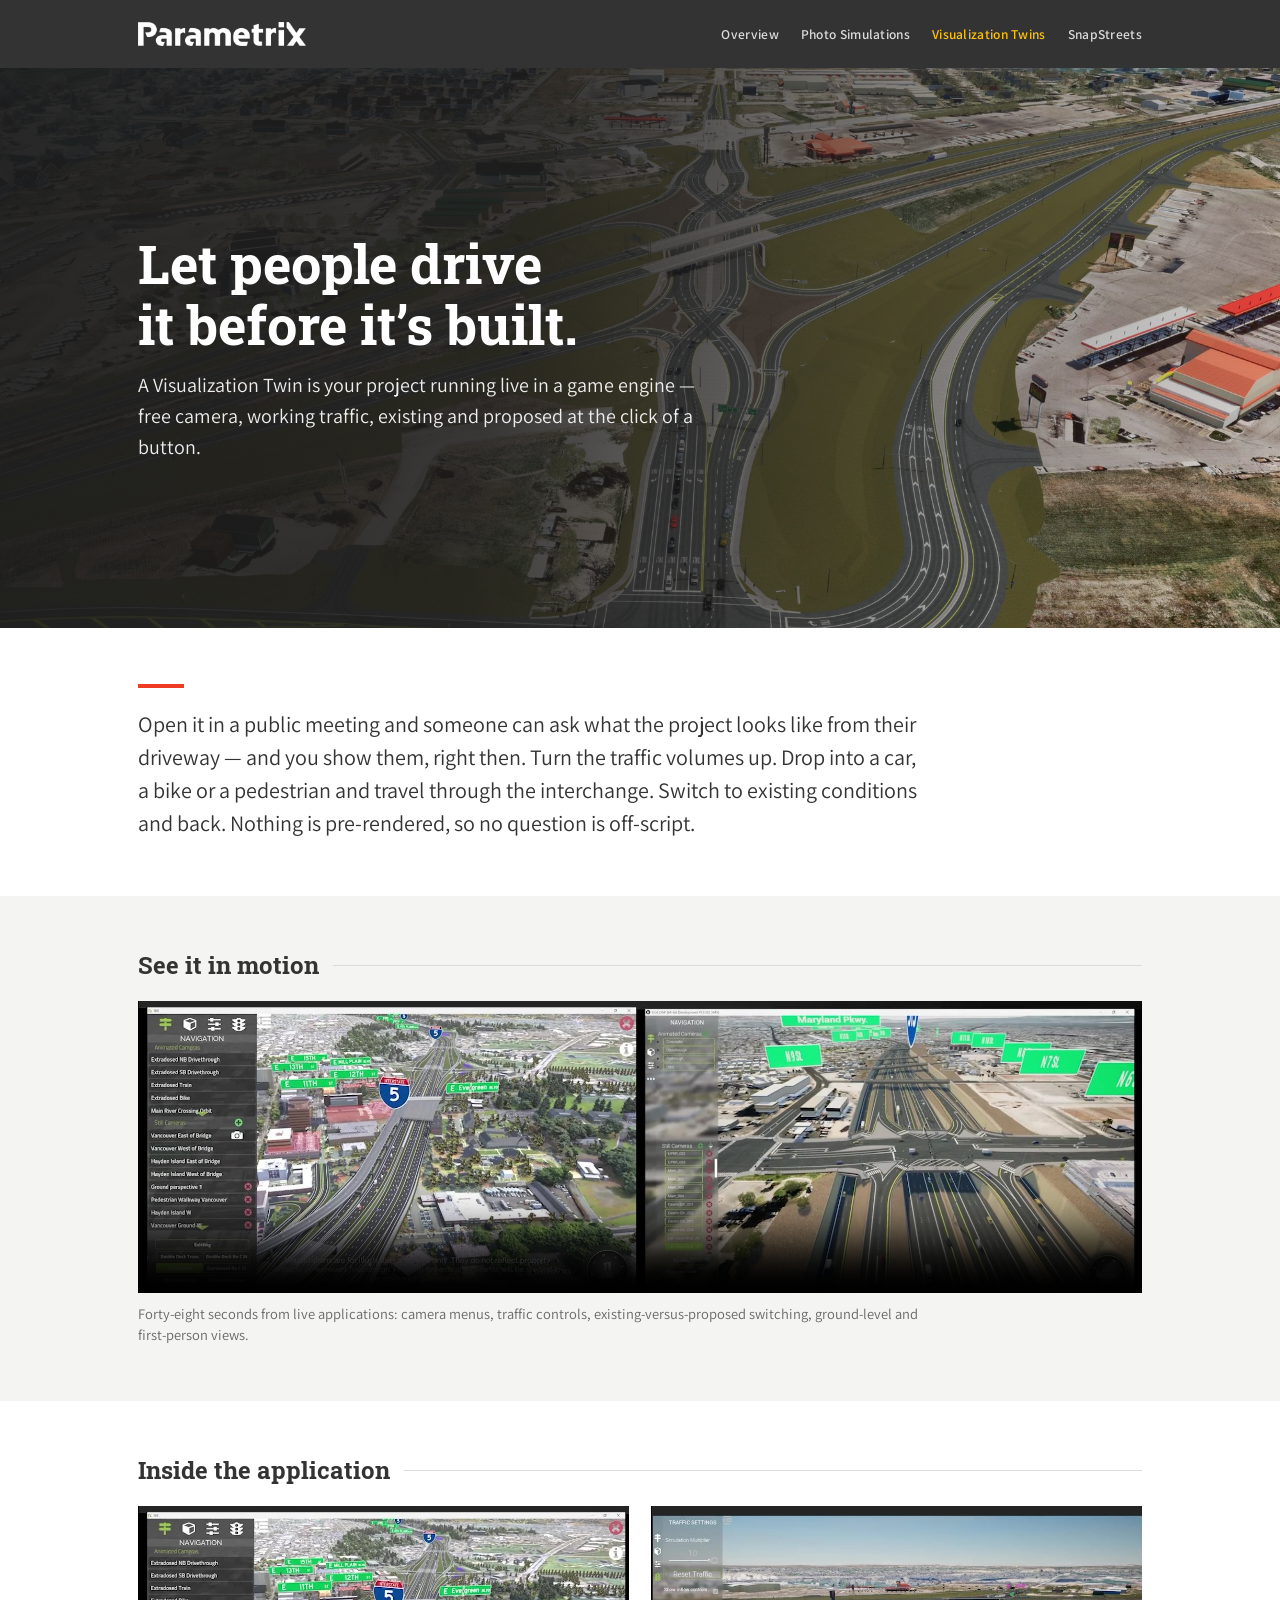
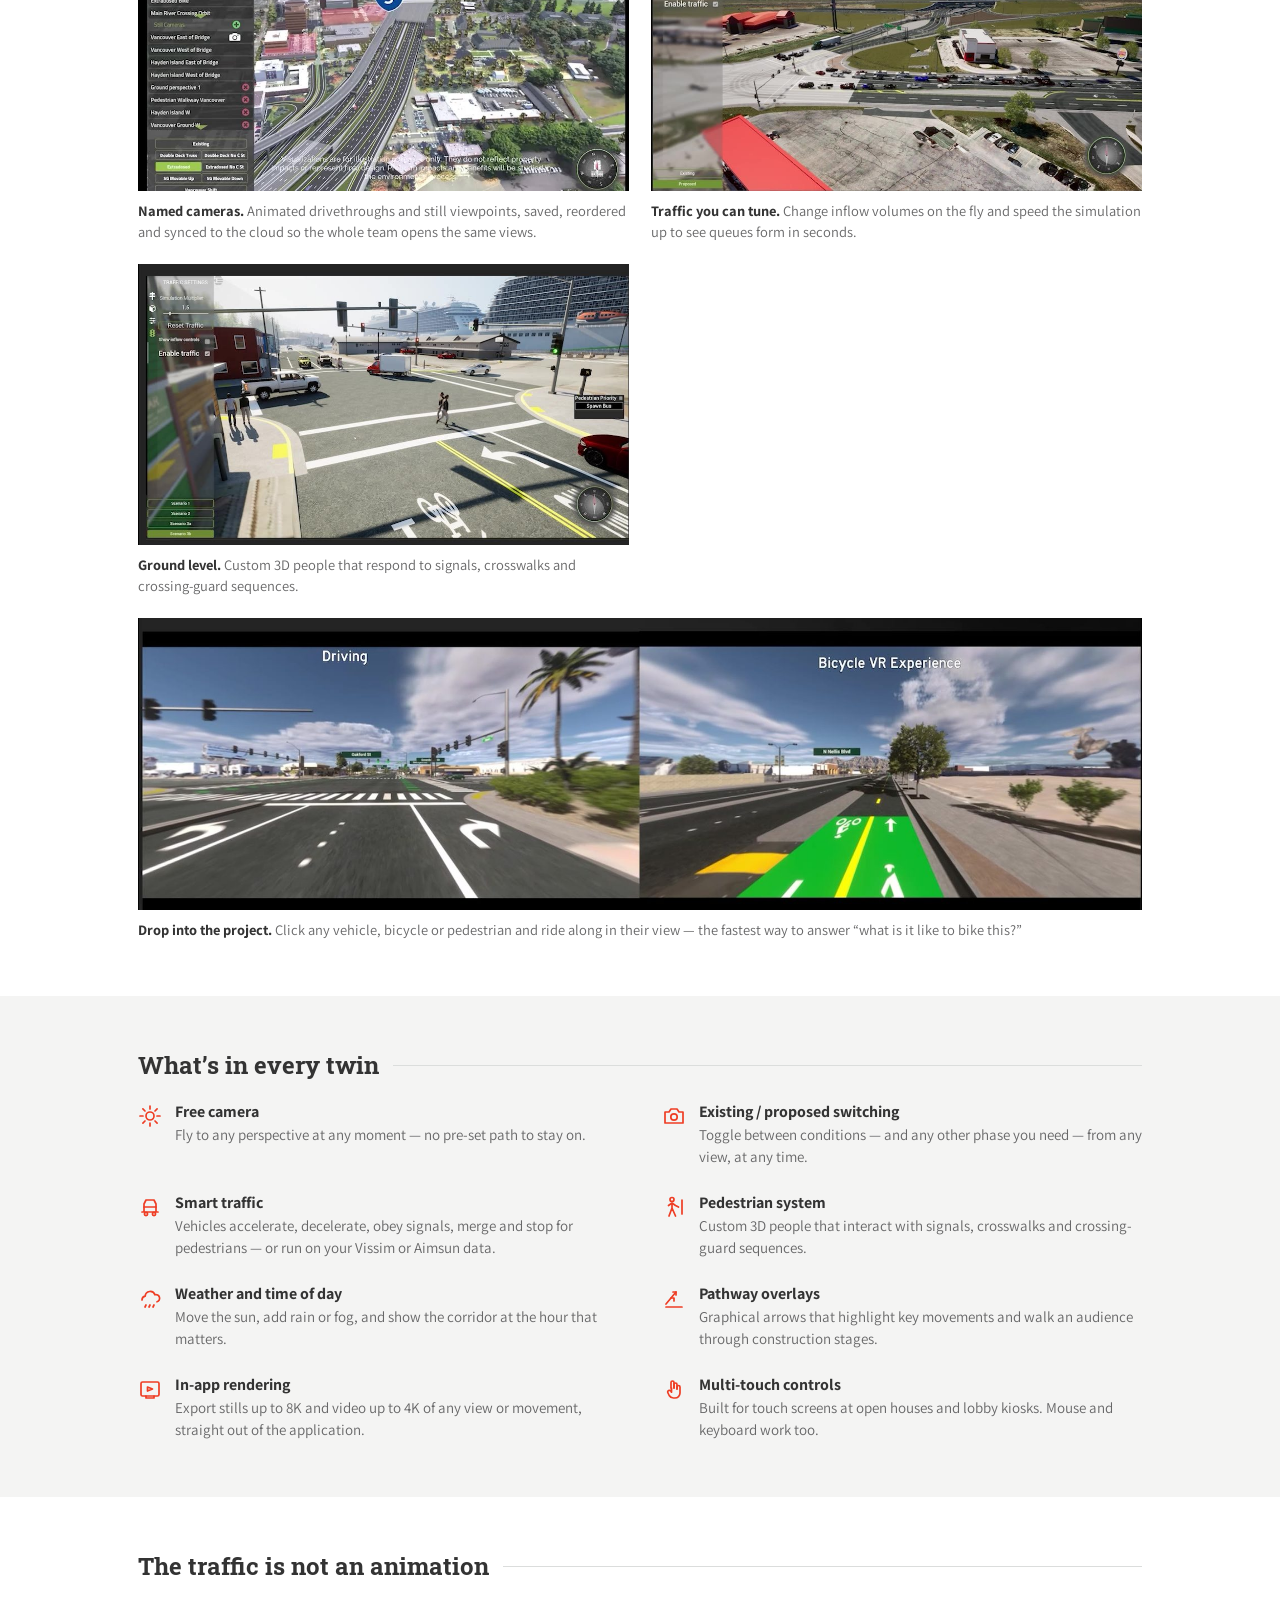
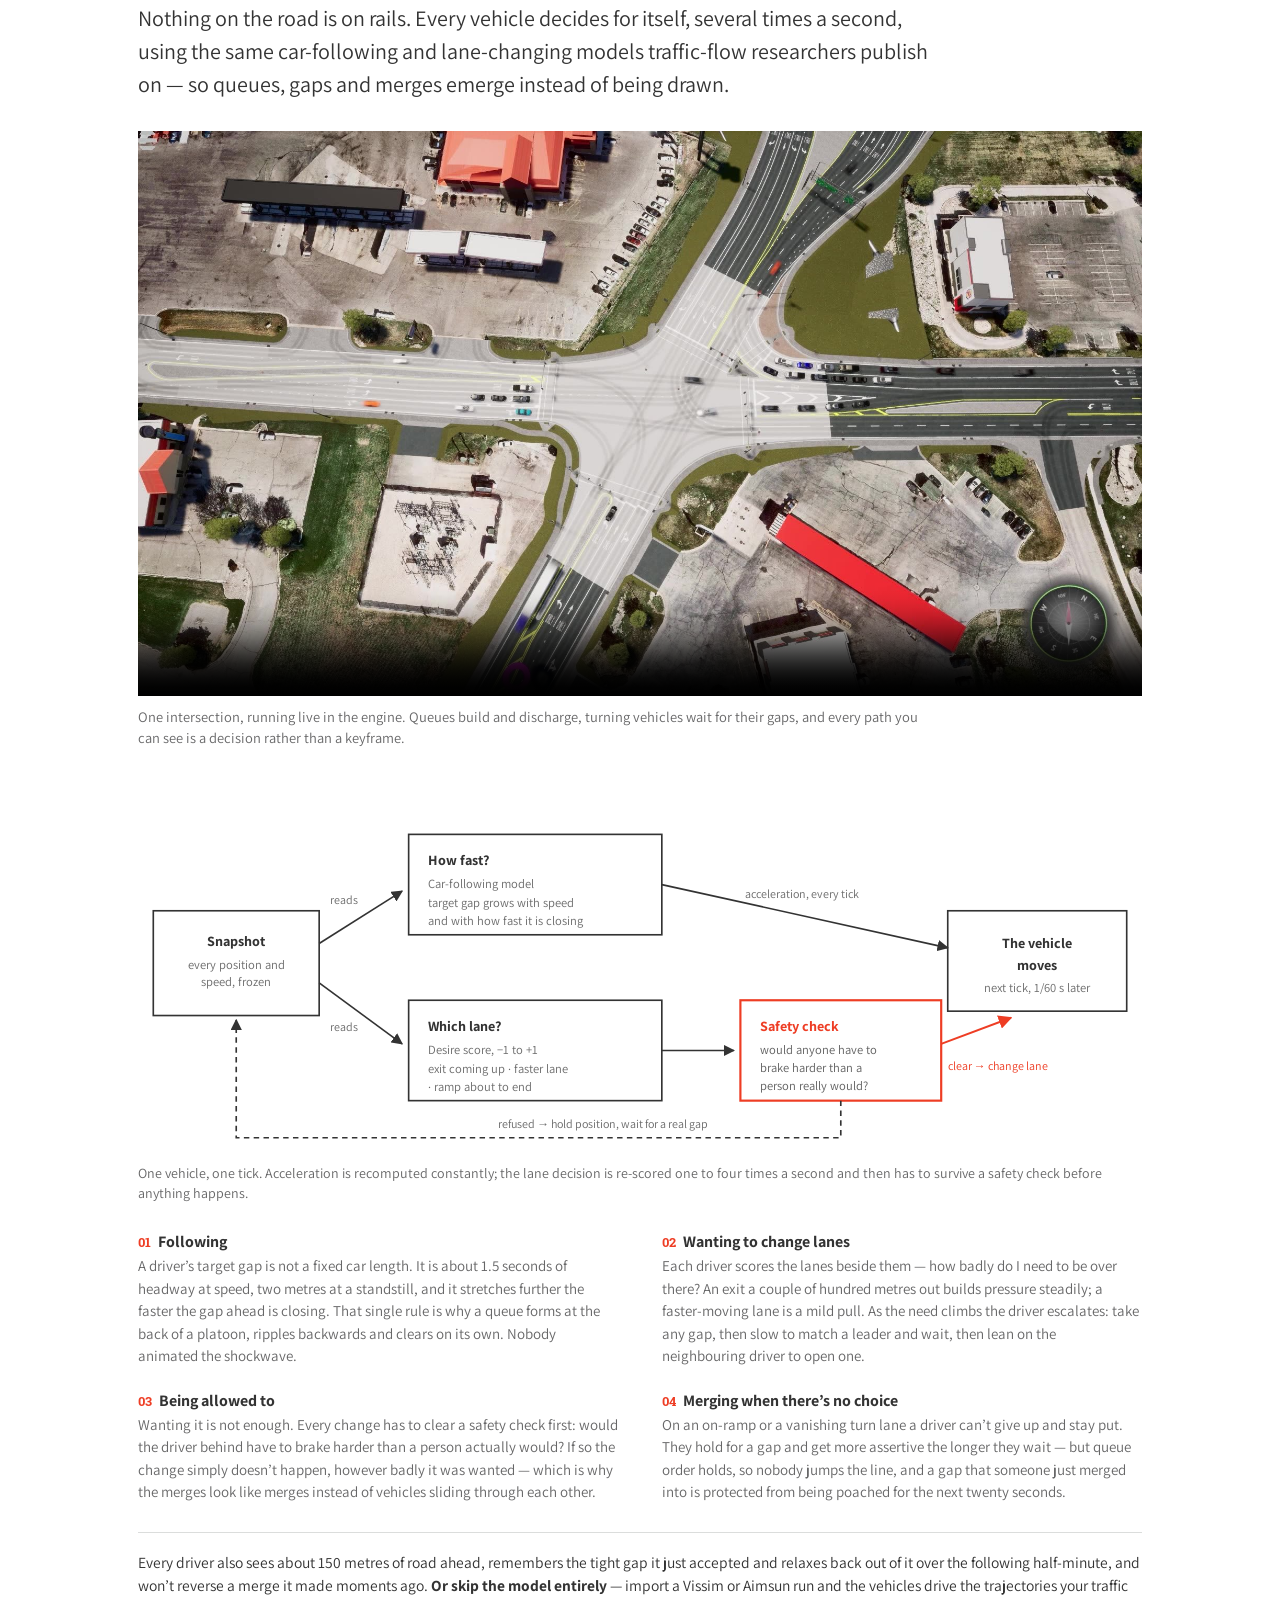
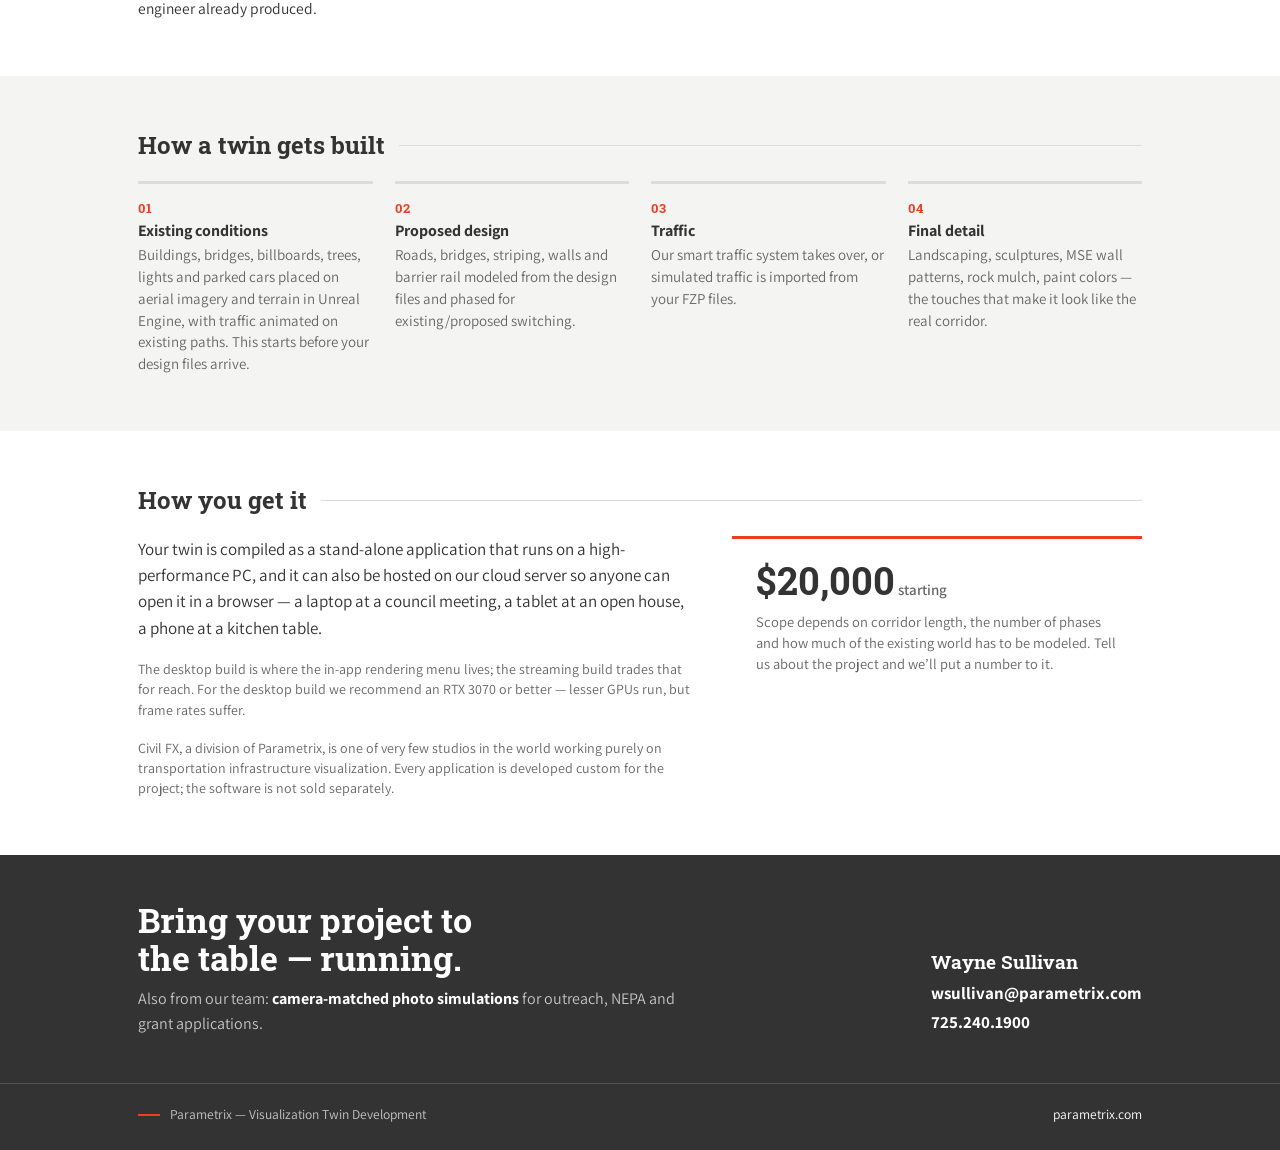
<file: visualization-twin/index.html>
<!doctype html>
<html lang="en">
<head>
<meta charset="utf-8">
<meta name="viewport" content="width=device-width, initial-scale=1">
<title>Visualization Twin Development — Parametrix</title>
<meta name="description" content="Real-time interactive models of transportation projects: free camera, live traffic simulation, existing and proposed at a click.">
<link rel="icon" href="../assets/img/favicon.svg" type="image/svg+xml">
<link rel="stylesheet" href="../assets/css/site.css">
</head>
<body>
<a class="skip" href="#main">Skip to content</a>

<div class="topbar">
  <div class="wrap">
    <a href="../"><img src="../assets/img/logo-white.png" alt="Parametrix"></a>
    <nav aria-label="Sections">
      <a href="../">Overview</a>
      <a href="../photo-simulations/">Photo Simulations</a>
      <a href="../visualization-twin/" aria-current="page">Visualization Twins</a>
      <a href="../#snapstreets">SnapStreets</a>
    </nav>
  </div>
</div>
<div class="hero">
  <img class="hero-img" src="../assets/img/twin-hero.jpg" alt="Real-time interactive model of a highway interchange">
  <div class="hero-veil"></div>
  <div class="hero-body">
    <div class="wrap">
      <div class="hero-text">
        <h1>Let people drive it before it&rsquo;s built.</h1>
        <p>A Visualization Twin is your project running live in a game engine &mdash; free camera, working traffic, existing and proposed at the click of a button.</p>
      </div>
    </div>
  </div>
</div>

<main id="main">
<section>
  <div class="wrap">
    <div class="redbar"></div>
    <p class="lede">Open it in a public meeting and someone can ask what the project looks like from their driveway &mdash; and you show them, right then. Turn the traffic volumes up. Drop into a car, a bike or a pedestrian and travel through the interchange. Switch to existing conditions and back. Nothing is pre-rendered, so no question is off-script.</p>
  </div>
</section>

<section class="surface">
  <div class="wrap">
    <div class="eyebrow"><h2>See it in motion</h2><div class="line"></div></div>
    <div class="player">
      <video controls playsinline preload="metadata" poster="../assets/img/twin-poster.jpg" aria-label="Parametrix Visualization Twin demonstration">
        <source src="../assets/video/twin-demo.mp4" type="video/mp4">
      </video>
    </div>
    <p class="caption">Forty-eight seconds from live applications: camera menus, traffic controls, existing-versus-proposed switching, ground-level and first-person views.</p>
  </div>
</section>

<section>
  <div class="wrap">
    <div class="eyebrow"><h2>Inside the application</h2><div class="line"></div></div>
    <div class="shots">
      <div class="shot">
        <figure>
          <img src="../assets/img/shot-cameras.jpg" alt="Application navigation menu listing animated and still cameras beside a rendered corridor view">
          <figcaption><b>Named cameras.</b> Animated drivethroughs and still viewpoints, saved, reordered and synced to the cloud so the whole team opens the same views.</figcaption>
        </figure>
      </div>
      <div class="shot">
        <figure>
          <img src="../assets/img/shot-traffic.jpg" alt="Traffic settings panel with a simulation multiplier beside an aerial view of queued vehicles">
          <figcaption><b>Traffic you can tune.</b> Change inflow volumes on the fly and speed the simulation up to see queues form in seconds.</figcaption>
        </figure>
      </div>
      <div class="shot">
        <figure>
          <img src="../assets/img/shot-ground.jpg" alt="Ground-level view of a signalized intersection with pedestrians crossing">
          <figcaption><b>Ground level.</b> Custom 3D people that respond to signals, crosswalks and crossing-guard sequences.</figcaption>
        </figure>
      </div>
      <div class="shot shot-wide">
        <figure>
          <img src="../assets/img/shot-pov.jpg" alt="Split view showing a driver's perspective and a cyclist's perspective through the same project">
          <figcaption><b>Drop into the project.</b> Click any vehicle, bicycle or pedestrian and ride along in their view &mdash; the fastest way to answer &ldquo;what is it like to bike this?&rdquo;</figcaption>
        </figure>
      </div>
    </div>
  </div>
</section>

<section class="surface">
  <div class="wrap">
    <div class="eyebrow"><h2>What&rsquo;s in every twin</h2><div class="line"></div></div>
    <div class="grid2">

      <div class="feat">
        <svg width="24" height="24" viewBox="0 0 24 24" fill="none" stroke="#EE3D24" stroke-width="1.7" stroke-linecap="round" stroke-linejoin="round"><path d="M12 2v3M12 19v3M2 12h3M19 12h3M4.9 4.9l2.1 2.1M17 17l2.1 2.1M19.1 4.9L17 7M7 17l-2.1 2.1"></path><circle cx="12" cy="12" r="4"></circle></svg>
        <div>
          <h3>Free camera</h3>
          <p>Fly to any perspective at any moment &mdash; no pre-set path to stay on.</p>
        </div>
      </div>

      <div class="feat">
        <svg width="24" height="24" viewBox="0 0 24 24" fill="none" stroke="#EE3D24" stroke-width="1.7" stroke-linecap="round" stroke-linejoin="round"><path d="M3 8h4l2-3h6l2 3h4v11H3z"></path><circle cx="12" cy="13" r="3.2"></circle></svg>
        <div>
          <h3>Existing / proposed switching</h3>
          <p>Toggle between conditions &mdash; and any other phase you need &mdash; from any view, at any time.</p>
        </div>
      </div>

      <div class="feat">
        <svg width="24" height="24" viewBox="0 0 24 24" fill="none" stroke="#EE3D24" stroke-width="1.7" stroke-linecap="round" stroke-linejoin="round"><path d="M4 17h16M6 17V9l2-4h8l2 4v8"></path><circle cx="8" cy="19" r="1.6"></circle><circle cx="16" cy="19" r="1.6"></circle><path d="M6 12h12"></path></svg>
        <div>
          <h3>Smart traffic</h3>
          <p>Vehicles accelerate, decelerate, obey signals, merge and stop for pedestrians &mdash; or run on your Vissim or Aimsun data.</p>
        </div>
      </div>

      <div class="feat">
        <svg width="24" height="24" viewBox="0 0 24 24" fill="none" stroke="#EE3D24" stroke-width="1.7" stroke-linecap="round" stroke-linejoin="round"><circle cx="10" cy="4.5" r="2"></circle><path d="M10 8v5l-3 8M10 13l3.5 8M6.5 10.5L10 8l3.5 2.5 3 1.5"></path><path d="M20 5v14"></path></svg>
        <div>
          <h3>Pedestrian system</h3>
          <p>Custom 3D people that interact with signals, crosswalks and crossing-guard sequences.</p>
        </div>
      </div>

      <div class="feat">
        <svg width="24" height="24" viewBox="0 0 24 24" fill="none" stroke="#EE3D24" stroke-width="1.7" stroke-linecap="round" stroke-linejoin="round"><path d="M4 14a4 4 0 013.2-3.9 5 5 0 019.7-1.3A3.5 3.5 0 0119 15.8"></path><path d="M8 19l-1 2M12 19l-1 2M16 19l-1 2"></path></svg>
        <div>
          <h3>Weather and time of day</h3>
          <p>Move the sun, add rain or fog, and show the corridor at the hour that matters.</p>
        </div>
      </div>

      <div class="feat">
        <svg width="24" height="24" viewBox="0 0 24 24" fill="none" stroke="#EE3D24" stroke-width="1.7" stroke-linecap="round" stroke-linejoin="round"><path d="M4 18l5-6 5-6"></path><path d="M11 6h3v3"></path><path d="M9 12h3v3"></path><path d="M4 21h16"></path></svg>
        <div>
          <h3>Pathway overlays</h3>
          <p>Graphical arrows that highlight key movements and walk an audience through construction stages.</p>
        </div>
      </div>

      <div class="feat">
        <svg width="24" height="24" viewBox="0 0 24 24" fill="none" stroke="#EE3D24" stroke-width="1.7" stroke-linecap="round" stroke-linejoin="round"><rect x="3" y="5" width="18" height="14" rx="1.5"></rect><path d="M8 19v2h8v-2"></path><path d="M9.5 10l5 2-5 2z"></path></svg>
        <div>
          <h3>In-app rendering</h3>
          <p>Export stills up to 8K and video up to 4K of any view or movement, straight out of the application.</p>
        </div>
      </div>

      <div class="feat">
        <svg width="24" height="24" viewBox="0 0 24 24" fill="none" stroke="#EE3D24" stroke-width="1.7" stroke-linecap="round" stroke-linejoin="round"><path d="M9 11V5.5a1.5 1.5 0 013 0V11"></path><path d="M12 11V7.5a1.5 1.5 0 013 0V12"></path><path d="M15 12v-2a1.5 1.5 0 013 0v6a5 5 0 01-5 5h-1.5a5 5 0 01-4.3-2.5L6 16c-.6-1-.3-2 .6-2.5.8-.4 1.7-.2 2.2.6l.7 1.1V11"></path></svg>
        <div>
          <h3>Multi-touch controls</h3>
          <p>Built for touch screens at open houses and lobby kiosks. Mouse and keyboard work too.</p>
        </div>
      </div>

    </div>
  </div>
</section>

<section>
  <div class="wrap">
    <div class="eyebrow"><h2>The traffic is not an animation</h2><div class="line"></div></div>
    <p class="lede" style="margin-bottom: 30px;">Nothing on the road is on rails. Every vehicle decides for itself, several times a second, using the same car-following and lane-changing models traffic-flow researchers publish on &mdash; so queues, gaps and merges emerge instead of being drawn.</p>

    <div class="player" style="margin-bottom: 10px;">
      <video id="tsim" autoplay muted loop playsinline controls preload="metadata" poster="../assets/img/trafficsim-poster.jpg" aria-label="Overhead view of a signalized intersection running in the traffic simulation, with queues forming and discharging and vehicles turning through gaps">
        <source src="../assets/video/traffic-sim.mp4" type="video/mp4">
      </video>
    </div>
    <p class="caption" style="margin-bottom: 34px;">One intersection, running live in the engine. Queues build and discharge, turning vehicles wait for their gaps, and every path you can see is a decision rather than a keyframe.</p>

    <figure class="fig">
      <div class="figscroll">
        <svg viewBox="0 0 920 340" role="img" aria-label="Each simulation tick, every vehicle reads a frozen snapshot of the road, decides its acceleration with a car-following model and its lane with a desire score; a lane change must also clear a safety check before the vehicle moves, otherwise it waits and tries again next tick." xmlns="http://www.w3.org/2000/svg">
          <defs>
            <marker id="ar" viewBox="0 0 10 10" refX="9" refY="5" markerWidth="7" markerHeight="7" orient="auto-start-reverse">
              <path d="M0 0 L10 5 L0 10 z" fill="currentColor"></path>
            </marker>
            <marker id="arR" viewBox="0 0 10 10" refX="9" refY="5" markerWidth="7" markerHeight="7" orient="auto-start-reverse">
              <path d="M0 0 L10 5 L0 10 z" fill="#EE3D24"></path>
            </marker>
          </defs>

          <rect x="14" y="118" width="152" height="96" fill="none" stroke="currentColor" stroke-width="1.5"></rect>
          <text x="90" y="150" text-anchor="middle" font-size="13" font-weight="700" fill="currentColor">Snapshot</text>
          <text x="90" y="171" text-anchor="middle" font-size="11.5" fill="currentColor" opacity="0.72">every position and</text>
          <text x="90" y="187" text-anchor="middle" font-size="11.5" fill="currentColor" opacity="0.72">speed, frozen</text>

          <path d="M166 148 L242 100" fill="none" stroke="currentColor" stroke-width="1.5" marker-end="url(#ar)"></path>
          <path d="M166 184 L242 240" fill="none" stroke="currentColor" stroke-width="1.5" marker-end="url(#ar)"></path>
          <text x="176" y="112" font-size="11" fill="currentColor" opacity="0.72">reads</text>
          <text x="176" y="228" font-size="11" fill="currentColor" opacity="0.72">reads</text>

          <rect x="248" y="48" width="232" height="92" fill="none" stroke="currentColor" stroke-width="1.5"></rect>
          <text x="266" y="76" font-size="13" font-weight="700" fill="currentColor">How fast?</text>
          <text x="266" y="97" font-size="11.5" fill="currentColor" opacity="0.72">Car-following model</text>
          <text x="266" y="115" font-size="11.5" fill="currentColor" opacity="0.72">target gap grows with speed</text>
          <text x="266" y="131" font-size="11.5" fill="currentColor" opacity="0.72">and with how fast it is closing</text>

          <rect x="248" y="200" width="232" height="92" fill="none" stroke="currentColor" stroke-width="1.5"></rect>
          <text x="266" y="228" font-size="13" font-weight="700" fill="currentColor">Which lane?</text>
          <text x="266" y="249" font-size="11.5" fill="currentColor" opacity="0.72">Desire score, &minus;1 to +1</text>
          <text x="266" y="267" font-size="11.5" fill="currentColor" opacity="0.72">exit coming up &middot; faster lane</text>
          <text x="266" y="283" font-size="11.5" fill="currentColor" opacity="0.72">&middot; ramp about to end</text>

          <path d="M480 94 L742 152" fill="none" stroke="currentColor" stroke-width="1.5" marker-end="url(#ar)"></path>
          <text x="556" y="106" font-size="11" fill="currentColor" opacity="0.72">acceleration, every tick</text>

          <path d="M480 246 L546 246" fill="none" stroke="currentColor" stroke-width="1.5" marker-end="url(#ar)"></path>

          <rect x="552" y="200" width="184" height="92" fill="none" stroke="#EE3D24" stroke-width="2"></rect>
          <text x="570" y="228" font-size="13" font-weight="700" fill="#EE3D24">Safety check</text>
          <text x="570" y="249" font-size="11.5" fill="currentColor" opacity="0.78">would anyone have to</text>
          <text x="570" y="266" font-size="11.5" fill="currentColor" opacity="0.78">brake harder than a</text>
          <text x="570" y="282" font-size="11.5" fill="currentColor" opacity="0.78">person really would?</text>

          <path d="M736 240 L800 216" fill="none" stroke="#EE3D24" stroke-width="1.8" marker-end="url(#arR)"></path>
          <text x="742" y="264" font-size="11" fill="#EE3D24">clear &rarr; change lane</text>

          <rect x="742" y="118" width="164" height="92" fill="none" stroke="currentColor" stroke-width="1.5"></rect>
          <text x="824" y="152" text-anchor="middle" font-size="13" font-weight="700" fill="currentColor">The vehicle</text>
          <text x="824" y="172" text-anchor="middle" font-size="13" font-weight="700" fill="currentColor">moves</text>
          <text x="824" y="192" text-anchor="middle" font-size="11.5" fill="currentColor" opacity="0.72">next tick, 1/60 s later</text>

          <path d="M644 292 L644 326 L90 326 L90 218" fill="none" stroke="currentColor" stroke-width="1.5" stroke-dasharray="5 4" marker-end="url(#ar)"></path>
          <text x="330" y="317" font-size="11" fill="currentColor" opacity="0.72">refused &rarr; hold position, wait for a real gap</text>
        </svg>
      </div>
      <figcaption>One vehicle, one tick. Acceleration is recomputed constantly; the lane decision is re-scored one to four times a second and then has to survive a safety check before anything happens.</figcaption>
    </figure>

    <div class="rules">
      <div class="rule">
        <h3><span>01</span>Following</h3>
        <p>A driver&rsquo;s target gap is not a fixed car length. It is about 1.5 seconds of headway at speed, two metres at a standstill, and it stretches further the faster the gap ahead is closing. That single rule is why a queue forms at the back of a platoon, ripples backwards and clears on its own. Nobody animated the shockwave.</p>
      </div>
      <div class="rule">
        <h3><span>02</span>Wanting to change lanes</h3>
        <p>Each driver scores the lanes beside them &mdash; how badly do I need to be over there? An exit a couple of hundred metres out builds pressure steadily; a faster-moving lane is a mild pull. As the need climbs the driver escalates: take any gap, then slow to match a leader and wait, then lean on the neighbouring driver to open one.</p>
      </div>
      <div class="rule">
        <h3><span>03</span>Being allowed to</h3>
        <p>Wanting it is not enough. Every change has to clear a safety check first: would the driver behind have to brake harder than a person actually would? If so the change simply doesn&rsquo;t happen, however badly it was wanted &mdash; which is why the merges look like merges instead of vehicles sliding through each other.</p>
      </div>
      <div class="rule">
        <h3><span>04</span>Merging when there&rsquo;s no choice</h3>
        <p>On an on-ramp or a vanishing turn lane a driver can&rsquo;t give up and stay put. They hold for a gap and get more assertive the longer they wait &mdash; but queue order holds, so nobody jumps the line, and a gap that someone just merged into is protected from being poached for the next twenty seconds.</p>
      </div>
    </div>

    <p class="closer">Every driver also sees about 150 metres of road ahead, remembers the tight gap it just accepted and relaxes back out of it over the following half-minute, and won&rsquo;t reverse a merge it made moments ago. <strong>Or skip the model entirely</strong> &mdash; import a Vissim or Aimsun run and the vehicles drive the trajectories your traffic engineer already produced.</p>
  </div>
</section>

<section class="surface">
  <div class="wrap">
    <div class="eyebrow"><h2>How a twin gets built</h2><div class="line"></div></div>
    <div class="steps">
      <div class="step">
        <div class="n">01</div>
        <h3>Existing conditions</h3>
        <p>Buildings, bridges, billboards, trees, lights and parked cars placed on aerial imagery and terrain in Unreal Engine, with traffic animated on existing paths. This starts before your design files arrive.</p>
      </div>
      <div class="step">
        <div class="n">02</div>
        <h3>Proposed design</h3>
        <p>Roads, bridges, striping, walls and barrier rail modeled from the design files and phased for existing/proposed switching.</p>
      </div>
      <div class="step">
        <div class="n">03</div>
        <h3>Traffic</h3>
        <p>Our smart traffic system takes over, or simulated traffic is imported from your FZP files.</p>
      </div>
      <div class="step">
        <div class="n">04</div>
        <h3>Final detail</h3>
        <p>Landscaping, sculptures, MSE wall patterns, rock mulch, paint colors &mdash; the touches that make it look like the real corridor.</p>
      </div>
    </div>
  </div>
</section>

<section>
  <div class="wrap">
    <div class="eyebrow"><h2>How you get it</h2><div class="line"></div></div>
    <div class="split">
      <div>
        <p style="font-size: 17px; line-height: 1.55;">Your twin is compiled as a stand-alone application that runs on a high-performance PC, and it can also be hosted on our cloud server so anyone can open it in a browser &mdash; a laptop at a council meeting, a tablet at an open house, a phone at a kitchen table.</p>
        <p class="fine">The desktop build is where the in-app rendering menu lives; the streaming build trades that for reach. For the desktop build we recommend an RTX 3070 or better &mdash; lesser GPUs run, but frame rates suffer.</p>
        <p class="fine">Civil FX, a division of Parametrix, is one of very few studios in the world working purely on transportation infrastructure visualization. Every application is developed custom for the project; the software is not sold separately.</p>
      </div>
      <div class="price">
        <div class="amt">$20,000<span> starting</span></div>
        <p>Scope depends on corridor length, the number of phases and how much of the existing world has to be modeled. Tell us about the project and we&rsquo;ll put a number to it.</p>
      </div>
    </div>
  </div>
</section>

</main>

<div class="cta">
  <div class="wrap">
    <div>
      <h2>Bring your project to the table &mdash; running.</h2>
      <p>Also from our team: <a href="../photo-simulations/">camera-matched photo simulations</a> for outreach, NEPA and grant applications.</p>
    </div>
    <div class="contact">
      <div class="name">Wayne Sullivan</div>
      <div><a href="mailto:wsullivan@parametrix.com">wsullivan@parametrix.com</a></div>
      <div><a href="tel:+17252401900">725.240.1900</a></div>
    </div>
  </div>
</div>

<footer>
  <div class="wrap">
    <span><span class="dash"></span>Parametrix &mdash; Visualization Twin Development</span>
    <span><a href="https://www.parametrix.com">parametrix.com</a></span>
  </div>
</footer>

<script>
(function () {
  try {
    var v = document.getElementById('tsim');
    if (v && window.matchMedia && window.matchMedia('(prefers-reduced-motion: reduce)').matches) {
      v.removeAttribute('autoplay');
      v.autoplay = false;
      v.pause();
    }
  } catch (e) {}
})();
</script>
</body>
</html>
</file>
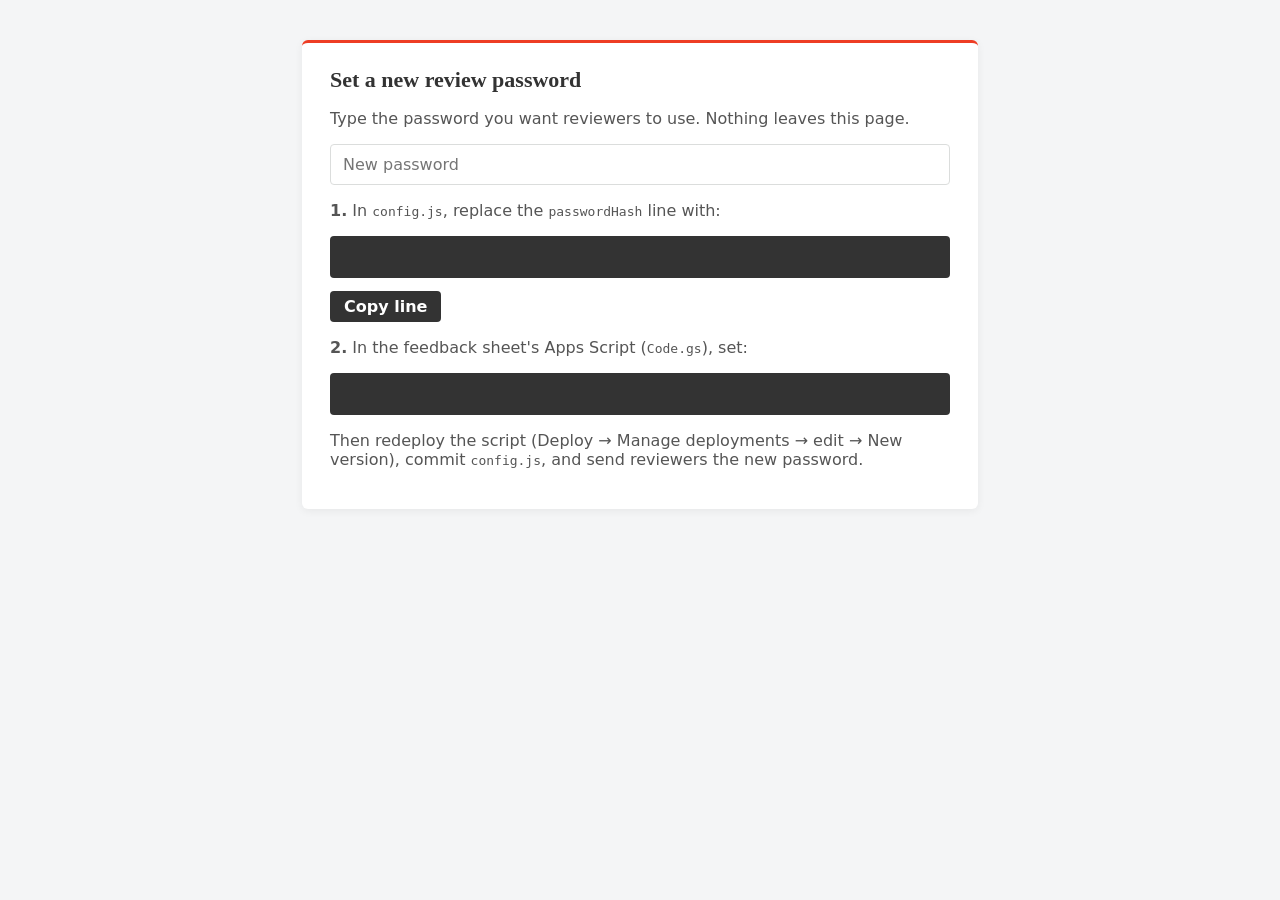
<file: tdle-review/set-password.html>
<!DOCTYPE html>
<html lang="en">
<head>
<meta charset="utf-8">
<meta name="viewport" content="width=device-width, initial-scale=1">
<meta name="robots" content="noindex, nofollow">
<title>Set review password</title>
<style>
  body { font-family: 'Assistant', 'Segoe UI', system-ui, sans-serif; color: #333; background: #F4F5F6; margin: 0; padding: 40px 20px; }
  .card { max-width: 620px; margin: 0 auto; background: #fff; border-top: 3px solid #EE3D24; border-radius: 6px; padding: 24px 28px; box-shadow: 0 2px 8px rgba(0,0,0,.06); }
  h1 { font-family: 'Roboto Slab', Georgia, serif; font-size: 22px; margin: 0 0 8px; }
  p, li { color: #555; }
  input { font: inherit; width: 100%; padding: 10px 12px; border: 1px solid #DBDDDC; border-radius: 4px; box-sizing: border-box; }
  pre { background: #333; color: #fff; padding: 12px 14px; border-radius: 4px; white-space: pre-wrap; word-break: break-all; min-height: 1.4em; }
  button { font: inherit; font-weight: 600; background: #333; color: #fff; border: 0; border-radius: 4px; padding: 6px 14px; cursor: pointer; }
</style>
</head>
<body>
<div class="card">
  <h1>Set a new review password</h1>
  <p>Type the password you want reviewers to use. Nothing leaves this page.</p>
  <input id="pw" type="text" autocomplete="off" placeholder="New password">
  <p><b>1.</b> In <code>config.js</code>, replace the <code>passwordHash</code> line with:</p>
  <pre id="out-config"></pre>
  <button id="copy" type="button">Copy line</button>
  <p><b>2.</b> In the feedback sheet's Apps Script (<code>Code.gs</code>), set:</p>
  <pre id="out-gs"></pre>
  <p>Then redeploy the script (Deploy → Manage deployments → edit → New version), commit <code>config.js</code>, and send reviewers the new password.</p>
</div>
<script>
  var pw = document.getElementById('pw'), oc = document.getElementById('out-config'), og = document.getElementById('out-gs');
  function hex(buf) { return Array.prototype.map.call(new Uint8Array(buf), function (b) { return b.toString(16).padStart(2, '0'); }).join(''); }
  function update() {
    var v = pw.value;
    og.textContent = v ? "const PASSWORD = '" + v.replace(/\\/g, '\\\\').replace(/'/g, "\\'") + "';" : '';
    if (!v) { oc.textContent = ''; return; }
    if (!(window.crypto && crypto.subtle)) { oc.textContent = 'Open this page from your GitHub Pages site (https) to generate the hash.'; return; }
    crypto.subtle.digest('SHA-256', new TextEncoder().encode('tdle-review:' + v)).then(function (buf) {
      if (pw.value === v) oc.textContent = '  passwordHash: "' + hex(buf) + '",';
    });
  }
  pw.addEventListener('input', update);
  document.getElementById('copy').addEventListener('click', function () {
    if (oc.textContent && navigator.clipboard) navigator.clipboard.writeText(oc.textContent.trim());
  });
</script>
</body>
</html>
</file>
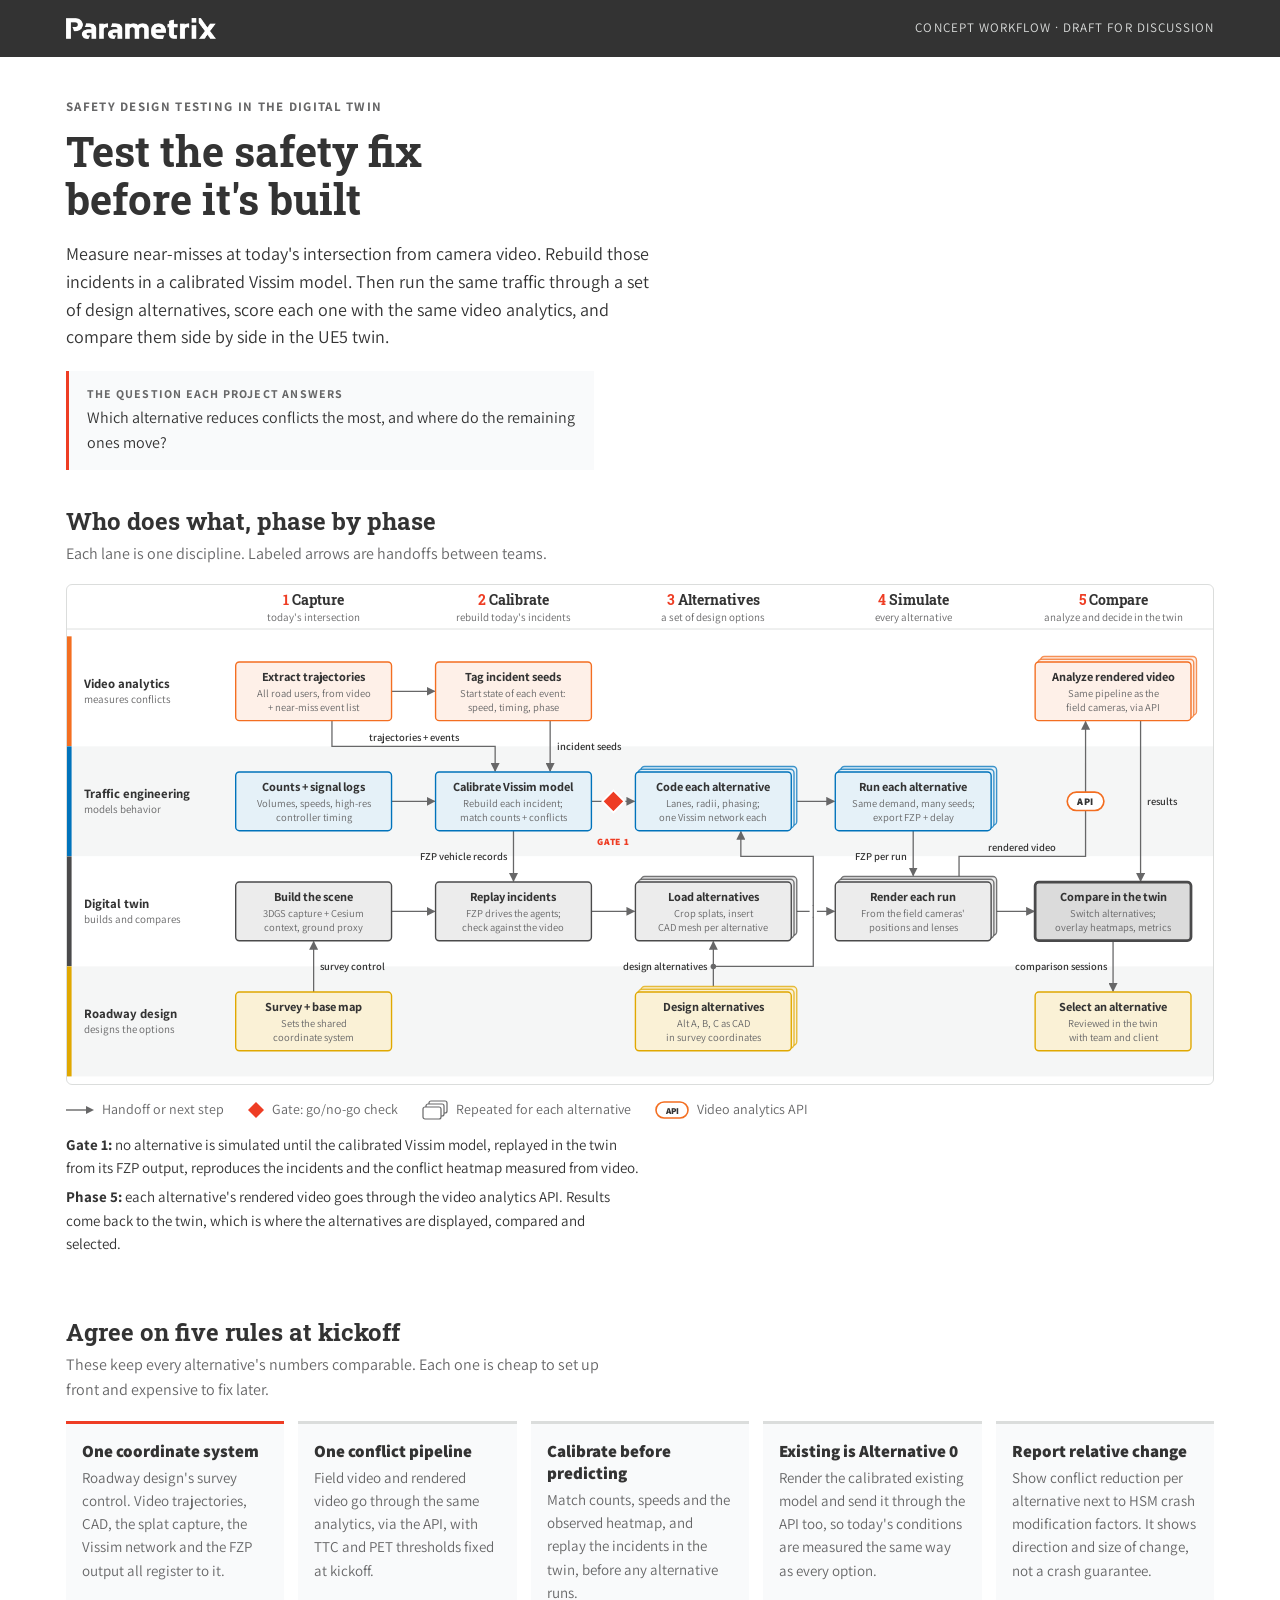
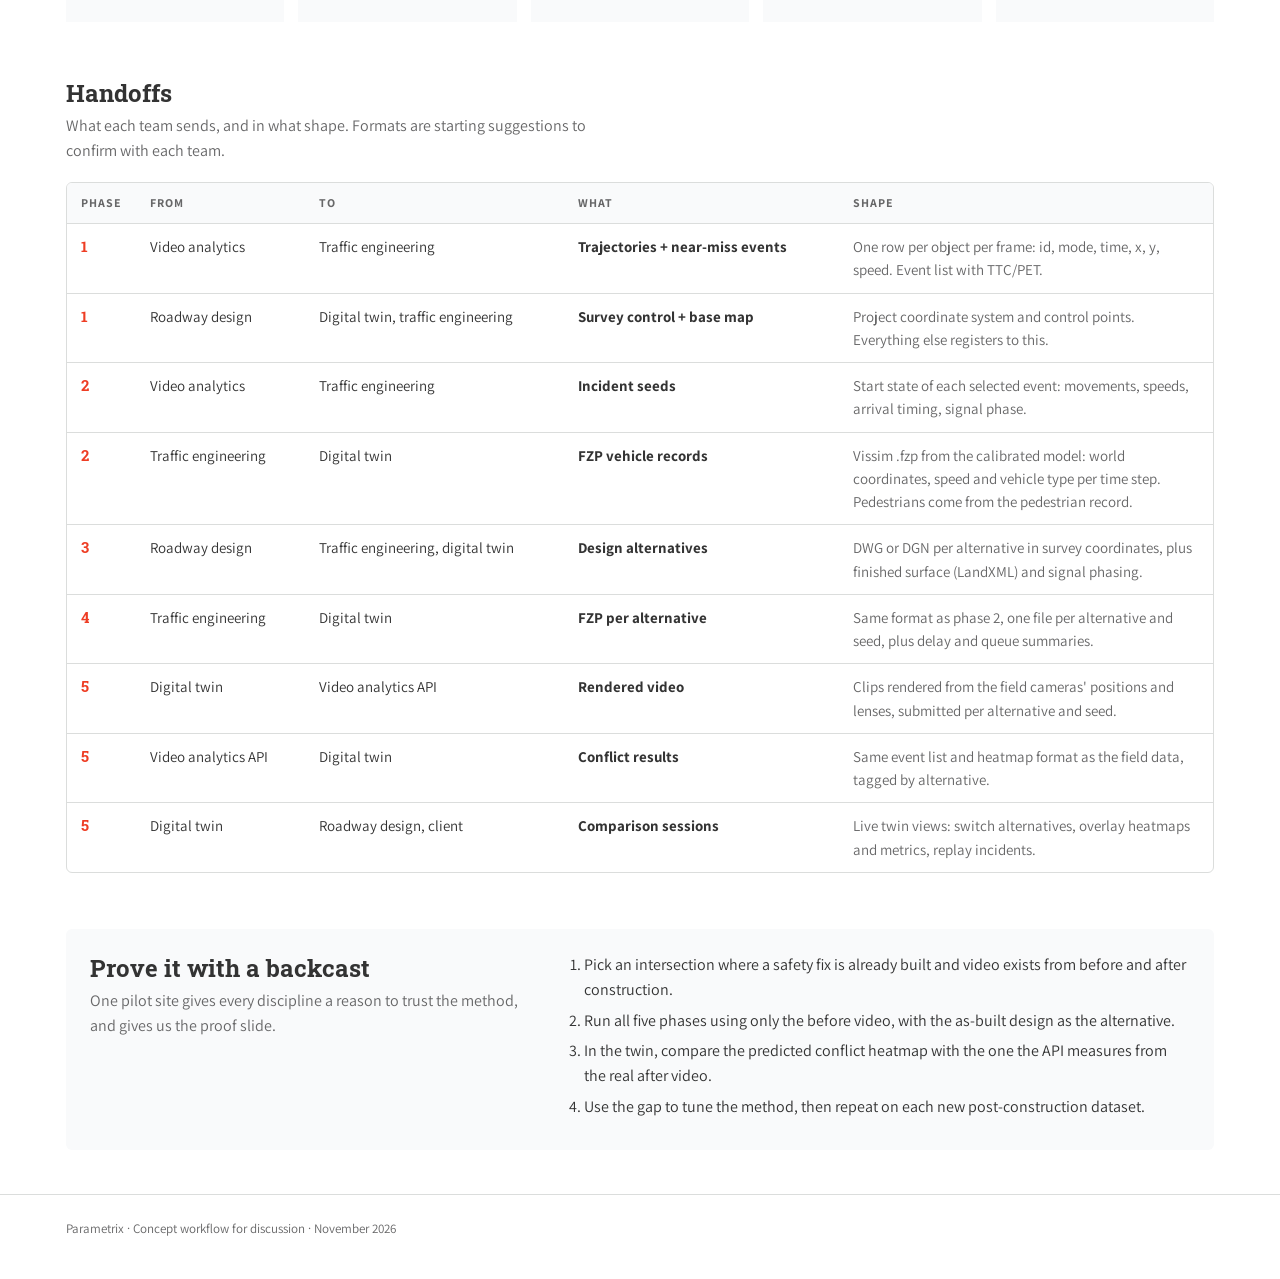
<file: traffic/Near-Miss Re-Simulation Workflow.html>
<!doctype html><html><head><meta charset=utf8><meta name=viewport content="width=device-width,initial-scale=1,viewport-fit=cover"><style>:root{color-scheme:light;box-sizing:border-box;padding-top:env(safe-area-inset-top,0px);padding-bottom:env(safe-area-inset-bottom,0px)}html{scroll-padding-top:env(safe-area-inset-top,0px)}body{margin:0;padding:0;font:14px -apple-system,BlinkMacSystemFont,sans-serif;background:#fff;color:#000}img{max-width:100%}[hidden]:not([hidden=until-found i]){display:none!important}</style></head><body>
<title>Near-Miss Re-Simulation Workflow</title>
<meta name="claude:viewport-fit-sides" content="cover">
<link rel="preconnect" href="https://fonts.googleapis.com">
<link rel="preconnect" href="https://fonts.gstatic.com" crossorigin>
<link rel="stylesheet" href="https://fonts.googleapis.com/css2?family=Assistant:wght@400;600;700;800&family=Roboto+Slab:wght@600;700&display=swap">
<style>
/* Layout: charcoal brand bar, short thesis, one wide swimlane figure (scrolls sideways on phones),
   then rules, handoffs and pilot. Parametrix web stack; red kept to the gate and phase numbers. */
:root {
  --font-head: 'Roboto Slab', Georgia, serif;
  --font-body: 'Assistant', 'Segoe UI', system-ui, sans-serif;
  --bg: #FFFFFF;
  --surface: #F9FAFB;
  --fg: #333333;
  --muted: #676768;
  --line: #DBDDDC;
  --lane-a: #FFFFFF;
  --lane-b: #F5F6F6;
  --bar: #333333;
  --red: #EE3D24;
  --va: #F36E21;
  --te: #0073BB;
  --rd: #E0A800;
  --dt: #4A4A4B;
  --link: #0073BB;
}
@media (prefers-color-scheme: dark) {
  :root:not([data-theme="light"]) {
    --bg: #1C1D1E; --surface: #232526; --fg: #ECECEC; --muted: #A7A8A9; --line: #3A3C3E;
    --lane-a: #1C1D1E; --lane-b: #222425; --bar: #121314; --red: #FF5B43;
    --va: #F68A4A; --te: #4FA6E6; --rd: #FCC214; --dt: #B3B4B5; --link: #4FA6E6;
    color-scheme: dark;
  }
}
:root[data-theme="dark"] {
  --bg: #1C1D1E; --surface: #232526; --fg: #ECECEC; --muted: #A7A8A9; --line: #3A3C3E;
  --lane-a: #1C1D1E; --lane-b: #222425; --bar: #121314; --red: #FF5B43;
  --va: #F68A4A; --te: #4FA6E6; --rd: #FCC214; --dt: #B3B4B5; --link: #4FA6E6;
  color-scheme: dark;
}
* { box-sizing: border-box; }
body { background: var(--bg); color: var(--fg); font-family: var(--font-body); font-size: 16px; line-height: 1.55; }
::selection { background: var(--red); color: #fff; }
a { color: var(--link); }
.wrap { max-width: 1180px; margin: 0 auto; padding-left: max(16px, env(safe-area-inset-left, 0px)); padding-right: max(16px, env(safe-area-inset-right, 0px)); }

.bar { background: var(--bar); color: #fff; }
.bar .wrap { display: flex; align-items: center; justify-content: space-between; gap: 16px; flex-wrap: wrap; padding-block: 18px; }
.bar img { width: 150px; height: auto; display: block; }
.bar .tag { font-size: 13px; letter-spacing: .08em; text-transform: uppercase; color: #DBDDDC; }

header.intro { padding-block: 40px 8px; }
.eyebrow { font-size: 13px; font-weight: 700; letter-spacing: .1em; text-transform: uppercase; color: var(--muted); margin: 0 0 10px; }
h1 { font-family: var(--font-head); font-weight: 700; font-size: clamp(28px, 4.2vw, 42px); line-height: 1.15; margin: 0 0 16px; text-wrap: balance; max-width: 20ch; }
.lede { font-size: 18px; max-width: 66ch; margin: 0; }
.question { margin: 20px 0 0; padding: 14px 18px; background: var(--surface); border-left: 3px solid var(--red); max-width: 66ch; }
.question b { display: block; font-size: 12px; letter-spacing: .1em; text-transform: uppercase; color: var(--muted); margin-bottom: 2px; }

section { padding-block: 28px; }
h2 { font-family: var(--font-head); font-weight: 700; font-size: 24px; line-height: 1.25; margin: 0 0 6px; text-wrap: balance; }
.sub { color: var(--muted); margin: 0 0 18px; max-width: 70ch; }

figure { margin: 0; }
.scroller { overflow-x: auto; border: 1px solid var(--line); border-radius: 6px; background: var(--bg); -webkit-overflow-scrolling: touch; }
.swim { display: block; width: 100%; min-width: 1000px; height: auto; font-family: var(--font-body); }
.hint { display: none; font-size: 13px; color: var(--muted); margin: 8px 0 0; }
@media (max-width: 900px) { .hint { display: block; } }

.legend { display: flex; flex-wrap: wrap; gap: 10px 24px; margin: 14px 0 0; padding: 0; list-style: none; font-size: 14px; color: var(--muted); }
.legend li { display: flex; align-items: center; gap: 8px; }
.legend svg { flex: none; }
figcaption { margin-top: 12px; font-size: 15px; max-width: 82ch; }
figcaption p { margin: 0 0 6px; }

/* svg parts */
.swim .la { fill: var(--lane-a); }
.swim .lb { fill: var(--lane-b); }
.swim .rule { stroke: var(--line); stroke-width: 1; }
.swim .stripe.va { fill: var(--va); } .swim .stripe.te { fill: var(--te); }
.swim .stripe.rd { fill: var(--rd); } .swim .stripe.dt { fill: var(--dt); }
.swim .lname { fill: var(--fg); font-weight: 700; font-size: 14px; }
.swim .lrole { fill: var(--muted); font-size: 12px; }
.swim .phase { fill: var(--fg); font-family: var(--font-head); font-weight: 700; font-size: 15px; }
.swim .pnum { fill: var(--red); }
.swim .psub { fill: var(--muted); font-size: 12px; }
.swim .base { fill: var(--bg); }
.swim .tint { stroke-width: 1.5; fill-opacity: .1; }
.swim .va .tint { fill: var(--va); stroke: var(--va); }
.swim .te .tint { fill: var(--te); stroke: var(--te); }
.swim .rd .tint { fill: var(--rd); stroke: var(--rd); fill-opacity: .16; }
.swim .dt .tint { fill: var(--dt); stroke: var(--dt); }
.swim .back .tint { stroke-opacity: .75; }
.swim .hub .tint { stroke-width: 3; fill-opacity: .2; }
.swim .bt { fill: var(--fg); font-weight: 700; font-size: 13.5px; }
.swim .bd { fill: var(--muted); font-size: 11.5px; }
.swim .prog, .swim .flow { stroke: var(--muted); stroke-width: 1.4; fill: none; }
.swim .ah, .swim .dot { fill: var(--muted); }
.swim .hlab { fill: var(--fg); font-size: 11.5px; font-weight: 600; }
.swim .halo { stroke: var(--lane-a); stroke-width: 8; }
.swim .api rect { fill: var(--bg); stroke: var(--va); stroke-width: 1.8; }
.swim .api text { fill: var(--fg); font-size: 11px; font-weight: 800; letter-spacing: .06em; }
.swim .gate { fill: var(--red); stroke: var(--bg); stroke-width: 2; }
.swim .gatelab { fill: var(--red); font-size: 10.5px; font-weight: 800; letter-spacing: .08em; }

.rules { display: grid; grid-template-columns: repeat(auto-fit, minmax(200px, 1fr)); gap: 14px; margin: 0; padding: 0; list-style: none; }
.rules li { background: var(--surface); border-top: 3px solid var(--line); padding: 16px 16px 18px; min-width: 0; }
.rules li:first-child { border-top-color: var(--red); }
.rules h3 { font-family: var(--font-body); font-size: 17px; font-weight: 800; margin: 0 0 4px; line-height: 1.3; text-wrap: balance; }
.rules p { margin: 0; font-size: 15px; color: var(--muted); }

.tablewrap { overflow-x: auto; border: 1px solid var(--line); border-radius: 6px; }
table { border-collapse: collapse; width: 100%; min-width: 760px; font-size: 15px; }
th, td { text-align: left; vertical-align: top; padding: 11px 14px; border-bottom: 1px solid var(--line); }
thead th { background: var(--surface); font-size: 12px; letter-spacing: .08em; text-transform: uppercase; color: var(--muted); font-weight: 700; }
tbody tr:last-child td { border-bottom: 0; }
td.ph { font-family: var(--font-head); color: var(--red); font-weight: 700; font-variant-numeric: tabular-nums; width: 3.5em; }
td.what { font-weight: 700; }
td.fmt { color: var(--muted); max-width: 46ch; }

.pilot { display: grid; grid-template-columns: minmax(0, 1fr) minmax(0, 1.4fr); gap: 24px; align-items: start; background: var(--surface); padding: 24px; border-radius: 6px; }
.pilot ol { margin: 0; padding-left: 22px; }
.pilot li { margin-bottom: 6px; }
@media (max-width: 720px) { .pilot { grid-template-columns: 1fr; padding: 18px; } }

footer { padding-block: 24px 40px; color: var(--muted); font-size: 13px; border-top: 1px solid var(--line); margin-top: 16px; }
</style>

<div class="bar"><div class="wrap">
  <img src="[data-uri]" alt="Parametrix">
  <span class="tag">Concept workflow · Draft for discussion</span>
</div></div>

<main>
<header class="intro"><div class="wrap">
  <p class="eyebrow">Safety design testing in the digital twin</p>
  <h1>Test the safety fix before it's built</h1>
  <p class="lede">Measure near-misses at today's intersection from camera video. Rebuild those incidents in a calibrated Vissim model. Then run the same traffic through a set of design alternatives, score each one with the same video analytics, and compare them side by side in the UE5 twin.</p>
  <p class="question"><b>The question each project answers</b>Which alternative reduces conflicts the most, and where do the remaining ones move?</p>
</div></header>

<section><div class="wrap">
  <h2>Who does what, phase by phase</h2>
  <p class="sub">Each lane is one discipline. Labeled arrows are handoffs between teams.</p>
  <figure>
    <div class="scroller"><svg class="swim" viewBox="0 0 1250 544" role="img" aria-label="Swimlane workflow across five phases. Video analytics extracts trajectories and incident seeds from field video. Traffic engineering calibrates a Vissim model and exports FZP vehicle records, which the digital twin uses to replay incidents. Roadway design supplies a set of design alternatives; traffic engineering simulates each one and the twin renders each run from the field camera positions. Rendered video goes through the video analytics API, results return to the twin, and the alternatives are compared there before roadway design selects one.">
<defs><marker id="ah" viewBox="0 0 10 10" refX="9" refY="5" markerWidth="7" markerHeight="7" orient="auto-start-reverse"><path class="ah" d="M0,0 L10,5 L0,10 z"/></marker></defs>
<rect class="la" x="0" y="56" width="1250" height="120"/>
<rect class="stripe va" x="0" y="56" width="5" height="120"/>
<text class="lname" x="18" y="112">Video analytics</text>
<text class="lrole" x="18" y="129">measures conflicts</text>
<rect class="lb" x="0" y="176" width="1250" height="120"/>
<rect class="stripe te" x="0" y="176" width="5" height="120"/>
<text class="lname" x="18" y="232">Traffic engineering</text>
<text class="lrole" x="18" y="249">models behavior</text>
<rect class="la" x="0" y="296" width="1250" height="120"/>
<rect class="stripe dt" x="0" y="296" width="5" height="120"/>
<text class="lname" x="18" y="352">Digital twin</text>
<text class="lrole" x="18" y="369">builds and compares</text>
<rect class="lb" x="0" y="416" width="1250" height="120"/>
<rect class="stripe rd" x="0" y="416" width="5" height="120"/>
<text class="lname" x="18" y="472">Roadway design</text>
<text class="lrole" x="18" y="489">designs the options</text>
<line class="rule" x1="0" y1="48" x2="1250" y2="48"/>
<text class="phase" x="269" y="22" text-anchor="middle"><tspan class="pnum">1</tspan>  Capture</text>
<text class="psub" x="269" y="39" text-anchor="middle">today&#x27;s intersection</text>
<text class="phase" x="487" y="22" text-anchor="middle"><tspan class="pnum">2</tspan>  Calibrate</text>
<text class="psub" x="487" y="39" text-anchor="middle">rebuild today&#x27;s incidents</text>
<text class="phase" x="705" y="22" text-anchor="middle"><tspan class="pnum">3</tspan>  Alternatives</text>
<text class="psub" x="705" y="39" text-anchor="middle">a set of design options</text>
<text class="phase" x="923" y="22" text-anchor="middle"><tspan class="pnum">4</tspan>  Simulate</text>
<text class="psub" x="923" y="39" text-anchor="middle">every alternative</text>
<text class="phase" x="1141" y="22" text-anchor="middle"><tspan class="pnum">5</tspan>  Compare</text>
<text class="psub" x="1141" y="39" text-anchor="middle">analyze and decide in the twin</text>
<line class="prog" x1="354" y1="116" x2="401" y2="116" marker-end="url(#ah)"/>
<line class="prog" x1="354" y1="236" x2="401" y2="236" marker-end="url(#ah)"/>
<line class="prog" x1="572" y1="236" x2="619" y2="236" marker-end="url(#ah)"/>
<line class="prog" x1="796" y1="236" x2="837" y2="236" marker-end="url(#ah)"/>
<line class="prog" x1="354" y1="356" x2="401" y2="356" marker-end="url(#ah)"/>
<line class="prog" x1="572" y1="356" x2="619" y2="356" marker-end="url(#ah)"/>
<line class="prog" x1="796" y1="356" x2="837" y2="356" marker-end="url(#ah)"/>
<line class="prog" x1="1014" y1="356" x2="1055" y2="356" marker-end="url(#ah)"/>
<polyline class="flow" points="289,148 289,176 467,176 467,203" marker-end="url(#ah)"/>
<text class="hlab" x="378" y="170" text-anchor="middle">trajectories + events</text>
<line class="flow" x1="527" y1="148" x2="527" y2="203" marker-end="url(#ah)"/>
<text class="hlab" x="534" y="180" text-anchor="start">incident seeds</text>
<line class="flow" x1="269" y1="444" x2="269" y2="389" marker-end="url(#ah)"/>
<text class="hlab" x="276" y="420" text-anchor="start">survey control</text>
<line class="flow" x1="487" y1="268" x2="487" y2="323" marker-end="url(#ah)"/>
<text class="hlab" x="480" y="300" text-anchor="end">FZP vehicle records</text>
<line class="flow" x1="705" y1="438" x2="705" y2="389" marker-end="url(#ah)"/>
<polyline class="flow" points="705,416 814,416 814,296 735,296 735,269" marker-end="url(#ah)"/>
<circle class="dot" cx="705" cy="416" r="3"/>
<text class="hlab" x="698" y="420" text-anchor="end">design alternatives</text>
<line class="halo" x1="814" y1="350" x2="814" y2="362"/>
<line class="flow" x1="814" y1="349" x2="814" y2="363"/>
<line class="flow" x1="923" y1="268" x2="923" y2="317" marker-end="url(#ah)"/>
<text class="hlab" x="916" y="300" text-anchor="end">FZP per run</text>
<polyline class="flow" points="973,318 973,296 1111,296 1111,149" marker-end="url(#ah)"/>
<text class="hlab" x="1042" y="290" text-anchor="middle">rendered video</text>
<g class="api"><rect x="1091" y="226" width="40" height="20" rx="10"/><text x="1111" y="240" text-anchor="middle">API</text></g>
<line class="flow" x1="1171" y1="148" x2="1171" y2="323" marker-end="url(#ah)"/>
<text class="hlab" x="1178" y="240" text-anchor="start">results</text>
<line class="flow" x1="1141" y1="388" x2="1141" y2="443" marker-end="url(#ah)"/>
<text class="hlab" x="1134" y="420" text-anchor="end">comparison sessions</text>
<g class="bx va"><rect class="base" x="184" y="84" width="170" height="64" rx="4"/><rect class="tint" x="184" y="84" width="170" height="64" rx="4"/><text class="bt" x="269" y="105" text-anchor="middle">Extract trajectories</text><text class="bd" x="269" y="122" text-anchor="middle">All road users, from video</text><text class="bd" x="269" y="137" text-anchor="middle">+ near-miss event list</text></g>
<g class="bx va"><rect class="base" x="402" y="84" width="170" height="64" rx="4"/><rect class="tint" x="402" y="84" width="170" height="64" rx="4"/><text class="bt" x="487" y="105" text-anchor="middle">Tag incident seeds</text><text class="bd" x="487" y="122" text-anchor="middle">Start state of each event:</text><text class="bd" x="487" y="137" text-anchor="middle">speed, timing, phase</text></g>
<g class="bx va back"><rect class="base" x="1062" y="78" width="170" height="64" rx="4"/><rect class="tint" x="1062" y="78" width="170" height="64" rx="4"/></g>
<g class="bx va back"><rect class="base" x="1059" y="81" width="170" height="64" rx="4"/><rect class="tint" x="1059" y="81" width="170" height="64" rx="4"/></g>
<g class="bx va"><rect class="base" x="1056" y="84" width="170" height="64" rx="4"/><rect class="tint" x="1056" y="84" width="170" height="64" rx="4"/><text class="bt" x="1141" y="105" text-anchor="middle">Analyze rendered video</text><text class="bd" x="1141" y="122" text-anchor="middle">Same pipeline as the</text><text class="bd" x="1141" y="137" text-anchor="middle">field cameras, via API</text></g>
<g class="bx te"><rect class="base" x="184" y="204" width="170" height="64" rx="4"/><rect class="tint" x="184" y="204" width="170" height="64" rx="4"/><text class="bt" x="269" y="225" text-anchor="middle">Counts + signal logs</text><text class="bd" x="269" y="242" text-anchor="middle">Volumes, speeds, high-res</text><text class="bd" x="269" y="257" text-anchor="middle">controller timing</text></g>
<g class="bx te"><rect class="base" x="402" y="204" width="170" height="64" rx="4"/><rect class="tint" x="402" y="204" width="170" height="64" rx="4"/><text class="bt" x="487" y="225" text-anchor="middle">Calibrate Vissim model</text><text class="bd" x="487" y="242" text-anchor="middle">Rebuild each incident;</text><text class="bd" x="487" y="257" text-anchor="middle">match counts + conflicts</text></g>
<g class="bx te back"><rect class="base" x="626" y="198" width="170" height="64" rx="4"/><rect class="tint" x="626" y="198" width="170" height="64" rx="4"/></g>
<g class="bx te back"><rect class="base" x="623" y="201" width="170" height="64" rx="4"/><rect class="tint" x="623" y="201" width="170" height="64" rx="4"/></g>
<g class="bx te"><rect class="base" x="620" y="204" width="170" height="64" rx="4"/><rect class="tint" x="620" y="204" width="170" height="64" rx="4"/><text class="bt" x="705" y="225" text-anchor="middle">Code each alternative</text><text class="bd" x="705" y="242" text-anchor="middle">Lanes, radii, phasing;</text><text class="bd" x="705" y="257" text-anchor="middle">one Vissim network each</text></g>
<g class="bx te back"><rect class="base" x="844" y="198" width="170" height="64" rx="4"/><rect class="tint" x="844" y="198" width="170" height="64" rx="4"/></g>
<g class="bx te back"><rect class="base" x="841" y="201" width="170" height="64" rx="4"/><rect class="tint" x="841" y="201" width="170" height="64" rx="4"/></g>
<g class="bx te"><rect class="base" x="838" y="204" width="170" height="64" rx="4"/><rect class="tint" x="838" y="204" width="170" height="64" rx="4"/><text class="bt" x="923" y="225" text-anchor="middle">Run each alternative</text><text class="bd" x="923" y="242" text-anchor="middle">Same demand, many seeds;</text><text class="bd" x="923" y="257" text-anchor="middle">export FZP + delay</text></g>
<g class="bx dt"><rect class="base" x="184" y="324" width="170" height="64" rx="4"/><rect class="tint" x="184" y="324" width="170" height="64" rx="4"/><text class="bt" x="269" y="345" text-anchor="middle">Build the scene</text><text class="bd" x="269" y="362" text-anchor="middle">3DGS capture + Cesium</text><text class="bd" x="269" y="377" text-anchor="middle">context, ground proxy</text></g>
<g class="bx dt"><rect class="base" x="402" y="324" width="170" height="64" rx="4"/><rect class="tint" x="402" y="324" width="170" height="64" rx="4"/><text class="bt" x="487" y="345" text-anchor="middle">Replay incidents</text><text class="bd" x="487" y="362" text-anchor="middle">FZP drives the agents;</text><text class="bd" x="487" y="377" text-anchor="middle">check against the video</text></g>
<g class="bx dt back"><rect class="base" x="626" y="318" width="170" height="64" rx="4"/><rect class="tint" x="626" y="318" width="170" height="64" rx="4"/></g>
<g class="bx dt back"><rect class="base" x="623" y="321" width="170" height="64" rx="4"/><rect class="tint" x="623" y="321" width="170" height="64" rx="4"/></g>
<g class="bx dt"><rect class="base" x="620" y="324" width="170" height="64" rx="4"/><rect class="tint" x="620" y="324" width="170" height="64" rx="4"/><text class="bt" x="705" y="345" text-anchor="middle">Load alternatives</text><text class="bd" x="705" y="362" text-anchor="middle">Crop splats, insert</text><text class="bd" x="705" y="377" text-anchor="middle">CAD mesh per alternative</text></g>
<g class="bx dt back"><rect class="base" x="844" y="318" width="170" height="64" rx="4"/><rect class="tint" x="844" y="318" width="170" height="64" rx="4"/></g>
<g class="bx dt back"><rect class="base" x="841" y="321" width="170" height="64" rx="4"/><rect class="tint" x="841" y="321" width="170" height="64" rx="4"/></g>
<g class="bx dt"><rect class="base" x="838" y="324" width="170" height="64" rx="4"/><rect class="tint" x="838" y="324" width="170" height="64" rx="4"/><text class="bt" x="923" y="345" text-anchor="middle">Render each run</text><text class="bd" x="923" y="362" text-anchor="middle">From the field cameras&#x27;</text><text class="bd" x="923" y="377" text-anchor="middle">positions and lenses</text></g>
<g class="bx dt hub"><rect class="base" x="1056" y="324" width="170" height="64" rx="4"/><rect class="tint" x="1056" y="324" width="170" height="64" rx="4"/><text class="bt" x="1141" y="345" text-anchor="middle">Compare in the twin</text><text class="bd" x="1141" y="362" text-anchor="middle">Switch alternatives;</text><text class="bd" x="1141" y="377" text-anchor="middle">overlay heatmaps, metrics</text></g>
<g class="bx rd"><rect class="base" x="184" y="444" width="170" height="64" rx="4"/><rect class="tint" x="184" y="444" width="170" height="64" rx="4"/><text class="bt" x="269" y="465" text-anchor="middle">Survey + base map</text><text class="bd" x="269" y="482" text-anchor="middle">Sets the shared</text><text class="bd" x="269" y="497" text-anchor="middle">coordinate system</text></g>
<g class="bx rd back"><rect class="base" x="626" y="438" width="170" height="64" rx="4"/><rect class="tint" x="626" y="438" width="170" height="64" rx="4"/></g>
<g class="bx rd back"><rect class="base" x="623" y="441" width="170" height="64" rx="4"/><rect class="tint" x="623" y="441" width="170" height="64" rx="4"/></g>
<g class="bx rd"><rect class="base" x="620" y="444" width="170" height="64" rx="4"/><rect class="tint" x="620" y="444" width="170" height="64" rx="4"/><text class="bt" x="705" y="465" text-anchor="middle">Design alternatives</text><text class="bd" x="705" y="482" text-anchor="middle">Alt A, B, C as CAD</text><text class="bd" x="705" y="497" text-anchor="middle">in survey coordinates</text></g>
<g class="bx rd"><rect class="base" x="1056" y="444" width="170" height="64" rx="4"/><rect class="tint" x="1056" y="444" width="170" height="64" rx="4"/><text class="bt" x="1141" y="465" text-anchor="middle">Select an alternative</text><text class="bd" x="1141" y="482" text-anchor="middle">Reviewed in the twin</text><text class="bd" x="1141" y="497" text-anchor="middle">with team and client</text></g>
<polygon class="gate" points="596,224 608,236 596,248 584,236"/>
<text class="gatelab" x="596" y="284" text-anchor="middle">GATE 1</text>
</svg></div>
    <p class="hint">Scroll sideways to see all five phases.</p>
    <ul class="legend">
      <li><svg width="28" height="10" aria-hidden="true"><line x1="0" y1="5" x2="22" y2="5" style="stroke:var(--muted);stroke-width:1.4"/><path d="M20,1 L28,5 L20,9 z" style="fill:var(--muted)"/></svg>Handoff or next step</li>
      <li><svg width="16" height="16" aria-hidden="true"><polygon points="8,0 16,8 8,16 0,8" style="fill:var(--red)"/></svg>Gate: go/no-go check</li>
      <li><svg width="26" height="20" aria-hidden="true"><rect x="7" y="1" width="18" height="12" rx="2" style="fill:var(--bg);stroke:var(--muted);stroke-width:1.2"/><rect x="4" y="4" width="18" height="12" rx="2" style="fill:var(--bg);stroke:var(--muted);stroke-width:1.2"/><rect x="1" y="7" width="18" height="12" rx="2" style="fill:var(--bg);stroke:var(--muted);stroke-width:1.2"/></svg>Repeated for each alternative</li>
      <li><svg width="34" height="18" aria-hidden="true"><rect x="1" y="1" width="32" height="16" rx="8" style="fill:var(--bg);stroke:var(--va);stroke-width:1.6"/><text x="17" y="13" text-anchor="middle" style="fill:var(--fg);font-size:9px;font-weight:800;font-family:var(--font-body)">API</text></svg>Video analytics API</li>
    </ul>
    <figcaption>
      <p><strong>Gate 1:</strong> no alternative is simulated until the calibrated Vissim model, replayed in the twin from its FZP output, reproduces the incidents and the conflict heatmap measured from video.</p>
      <p><strong>Phase 5:</strong> each alternative's rendered video goes through the video analytics API. Results come back to the twin, which is where the alternatives are displayed, compared and selected.</p>
    </figcaption>
  </figure>
</div></section>

<section><div class="wrap">
  <h2>Agree on five rules at kickoff</h2>
  <p class="sub">These keep every alternative's numbers comparable. Each one is cheap to set up front and expensive to fix later.</p>
  <ul class="rules">
    <li><h3>One coordinate system</h3><p>Roadway design's survey control. Video trajectories, CAD, the splat capture, the Vissim network and the FZP output all register to it.</p></li>
    <li><h3>One conflict pipeline</h3><p>Field video and rendered video go through the same analytics, via the API, with TTC and PET thresholds fixed at kickoff.</p></li>
    <li><h3>Calibrate before predicting</h3><p>Match counts, speeds and the observed heatmap, and replay the incidents in the twin, before any alternative runs.</p></li>
    <li><h3>Existing is Alternative 0</h3><p>Render the calibrated existing model and send it through the API too, so today's conditions are measured the same way as every option.</p></li>
    <li><h3>Report relative change</h3><p>Show conflict reduction per alternative next to HSM crash modification factors. It shows direction and size of change, not a crash guarantee.</p></li>
  </ul>
</div></section>

<section><div class="wrap">
  <h2>Handoffs</h2>
  <p class="sub">What each team sends, and in what shape. Formats are starting suggestions to confirm with each team.</p>
  <div class="tablewrap"><table>
    <thead><tr><th>Phase</th><th>From</th><th>To</th><th>What</th><th>Shape</th></tr></thead>
    <tbody>
<tr><td class="ph">1</td><td>Video analytics</td><td>Traffic engineering</td><td class="what">Trajectories + near-miss events</td><td class="fmt">One row per object per frame: id, mode, time, x, y, speed. Event list with TTC/PET.</td></tr>
<tr><td class="ph">1</td><td>Roadway design</td><td>Digital twin, traffic engineering</td><td class="what">Survey control + base map</td><td class="fmt">Project coordinate system and control points. Everything else registers to this.</td></tr>
<tr><td class="ph">2</td><td>Video analytics</td><td>Traffic engineering</td><td class="what">Incident seeds</td><td class="fmt">Start state of each selected event: movements, speeds, arrival timing, signal phase.</td></tr>
<tr><td class="ph">2</td><td>Traffic engineering</td><td>Digital twin</td><td class="what">FZP vehicle records</td><td class="fmt">Vissim .fzp from the calibrated model: world coordinates, speed and vehicle type per time step. Pedestrians come from the pedestrian record.</td></tr>
<tr><td class="ph">3</td><td>Roadway design</td><td>Traffic engineering, digital twin</td><td class="what">Design alternatives</td><td class="fmt">DWG or DGN per alternative in survey coordinates, plus finished surface (LandXML) and signal phasing.</td></tr>
<tr><td class="ph">4</td><td>Traffic engineering</td><td>Digital twin</td><td class="what">FZP per alternative</td><td class="fmt">Same format as phase 2, one file per alternative and seed, plus delay and queue summaries.</td></tr>
<tr><td class="ph">5</td><td>Digital twin</td><td>Video analytics API</td><td class="what">Rendered video</td><td class="fmt">Clips rendered from the field cameras&#x27; positions and lenses, submitted per alternative and seed.</td></tr>
<tr><td class="ph">5</td><td>Video analytics API</td><td>Digital twin</td><td class="what">Conflict results</td><td class="fmt">Same event list and heatmap format as the field data, tagged by alternative.</td></tr>
<tr><td class="ph">5</td><td>Digital twin</td><td>Roadway design, client</td><td class="what">Comparison sessions</td><td class="fmt">Live twin views: switch alternatives, overlay heatmaps and metrics, replay incidents.</td></tr>
    </tbody>
  </table></div>
</div></section>

<section><div class="wrap">
  <div class="pilot">
    <div>
      <h2>Prove it with a backcast</h2>
      <p class="sub" style="margin:0">One pilot site gives every discipline a reason to trust the method, and gives us the proof slide.</p>
    </div>
    <div>
      <ol>
        <li>Pick an intersection where a safety fix is already built and video exists from before and after construction.</li>
        <li>Run all five phases using only the before video, with the as-built design as the alternative.</li>
        <li>In the twin, compare the predicted conflict heatmap with the one the API measures from the real after video.</li>
        <li>Use the gap to tune the method, then repeat on each new post-construction dataset.</li>
      </ol>
    </div>
  </div>
</div></section>
</main>

<footer><div class="wrap">Parametrix · Concept workflow for discussion · November 2026</div></footer>

</body></html>
</file>
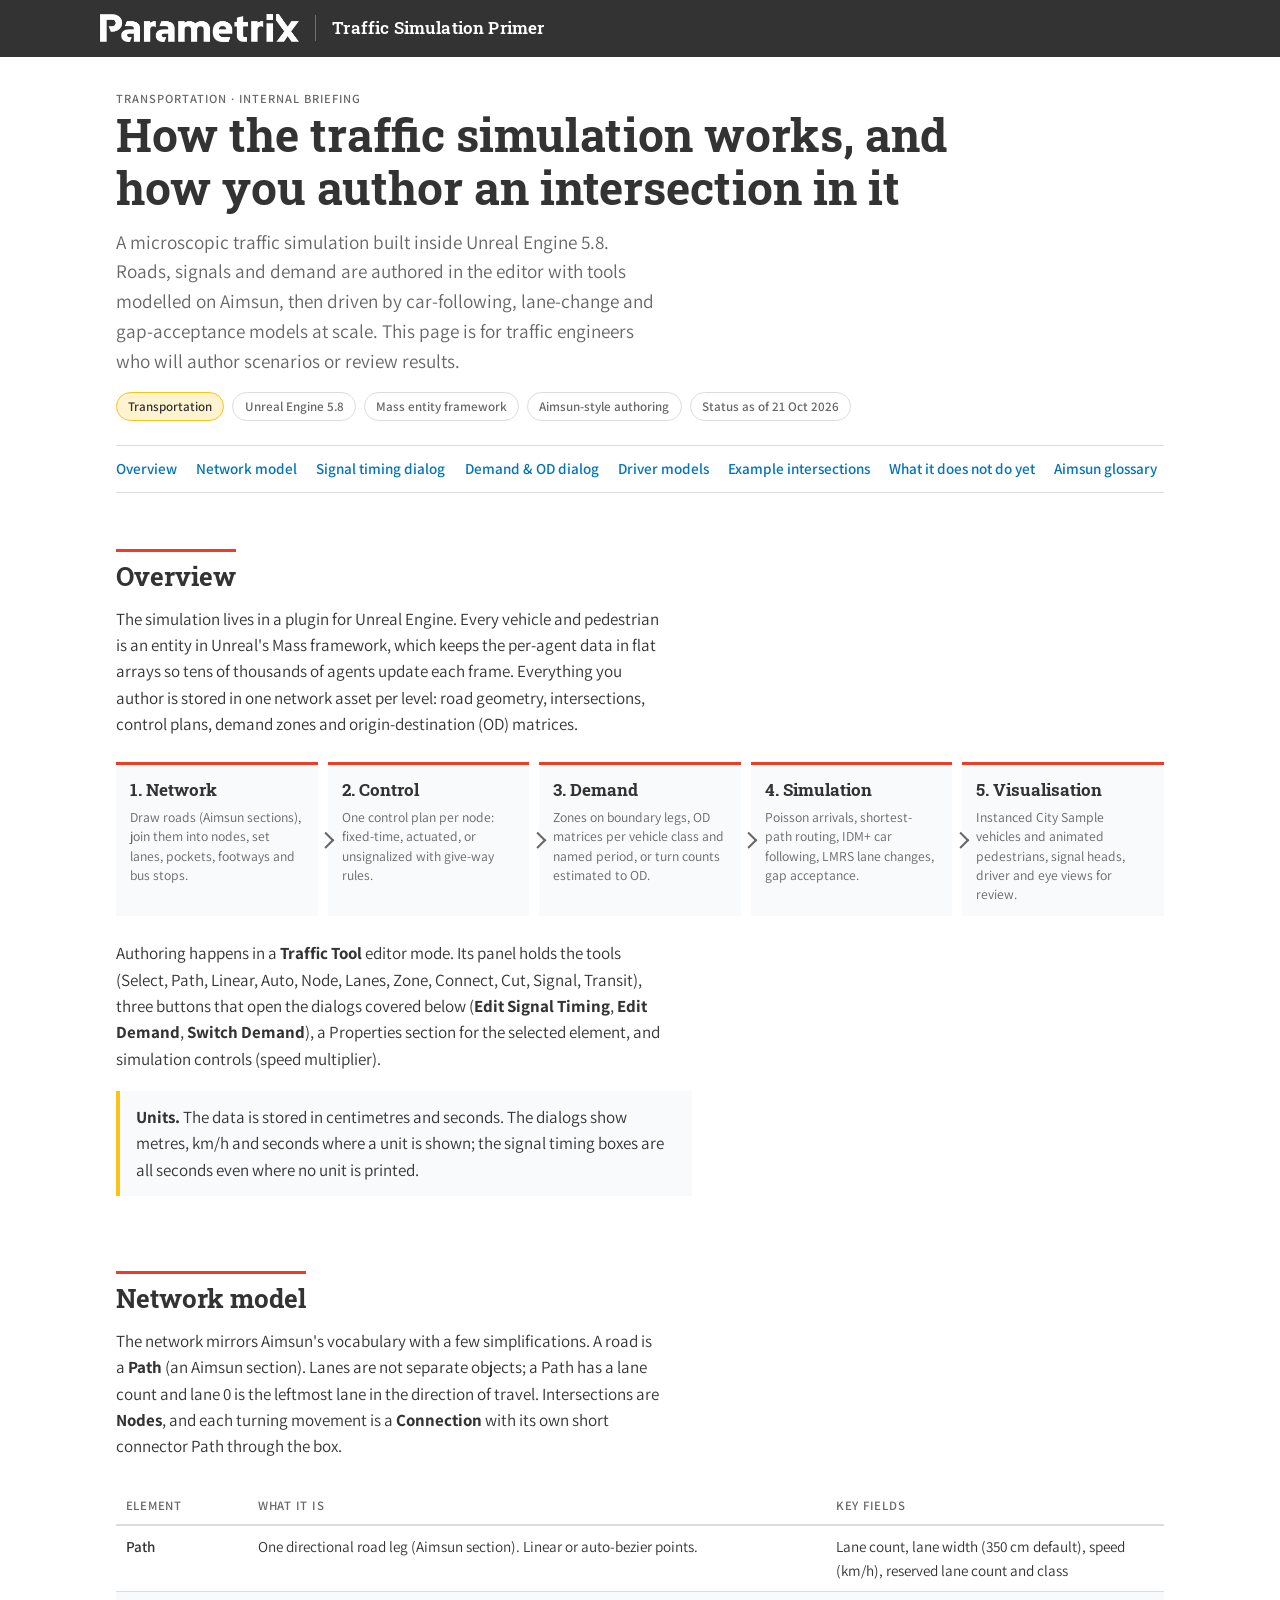
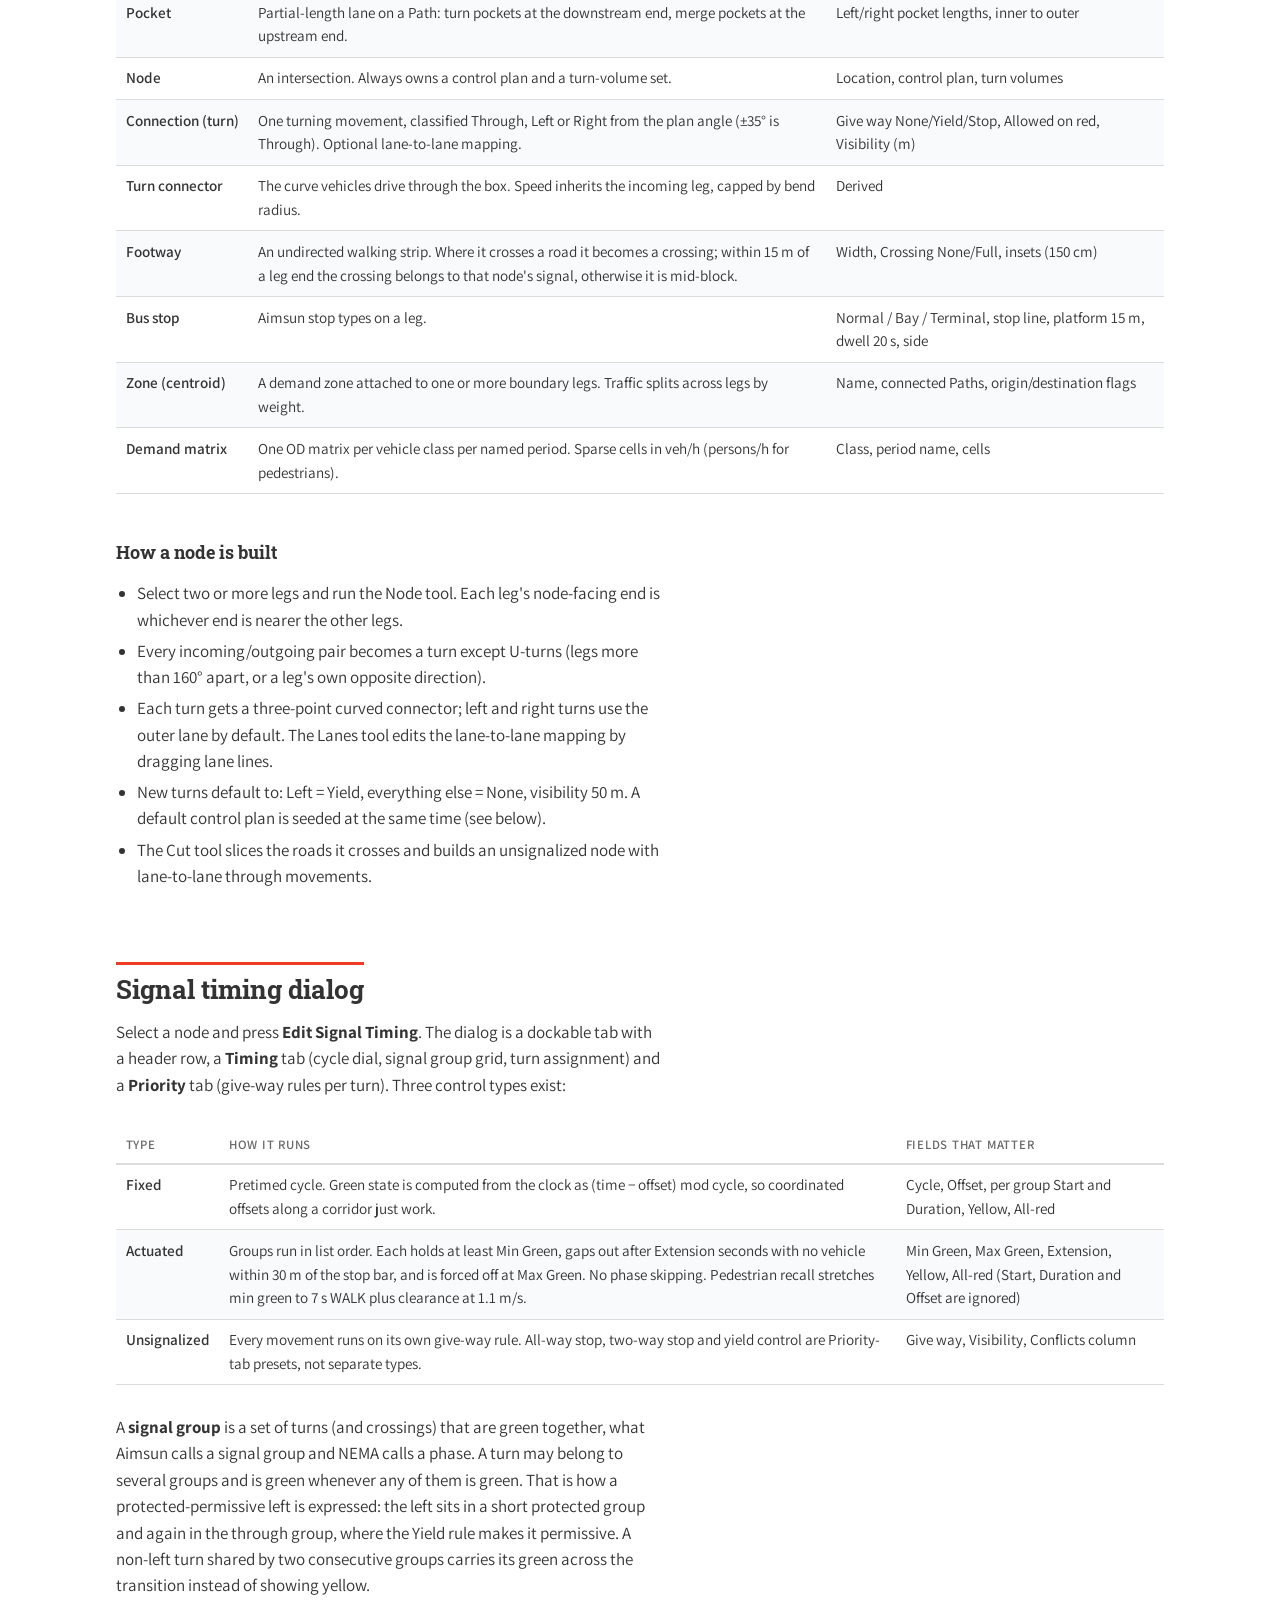
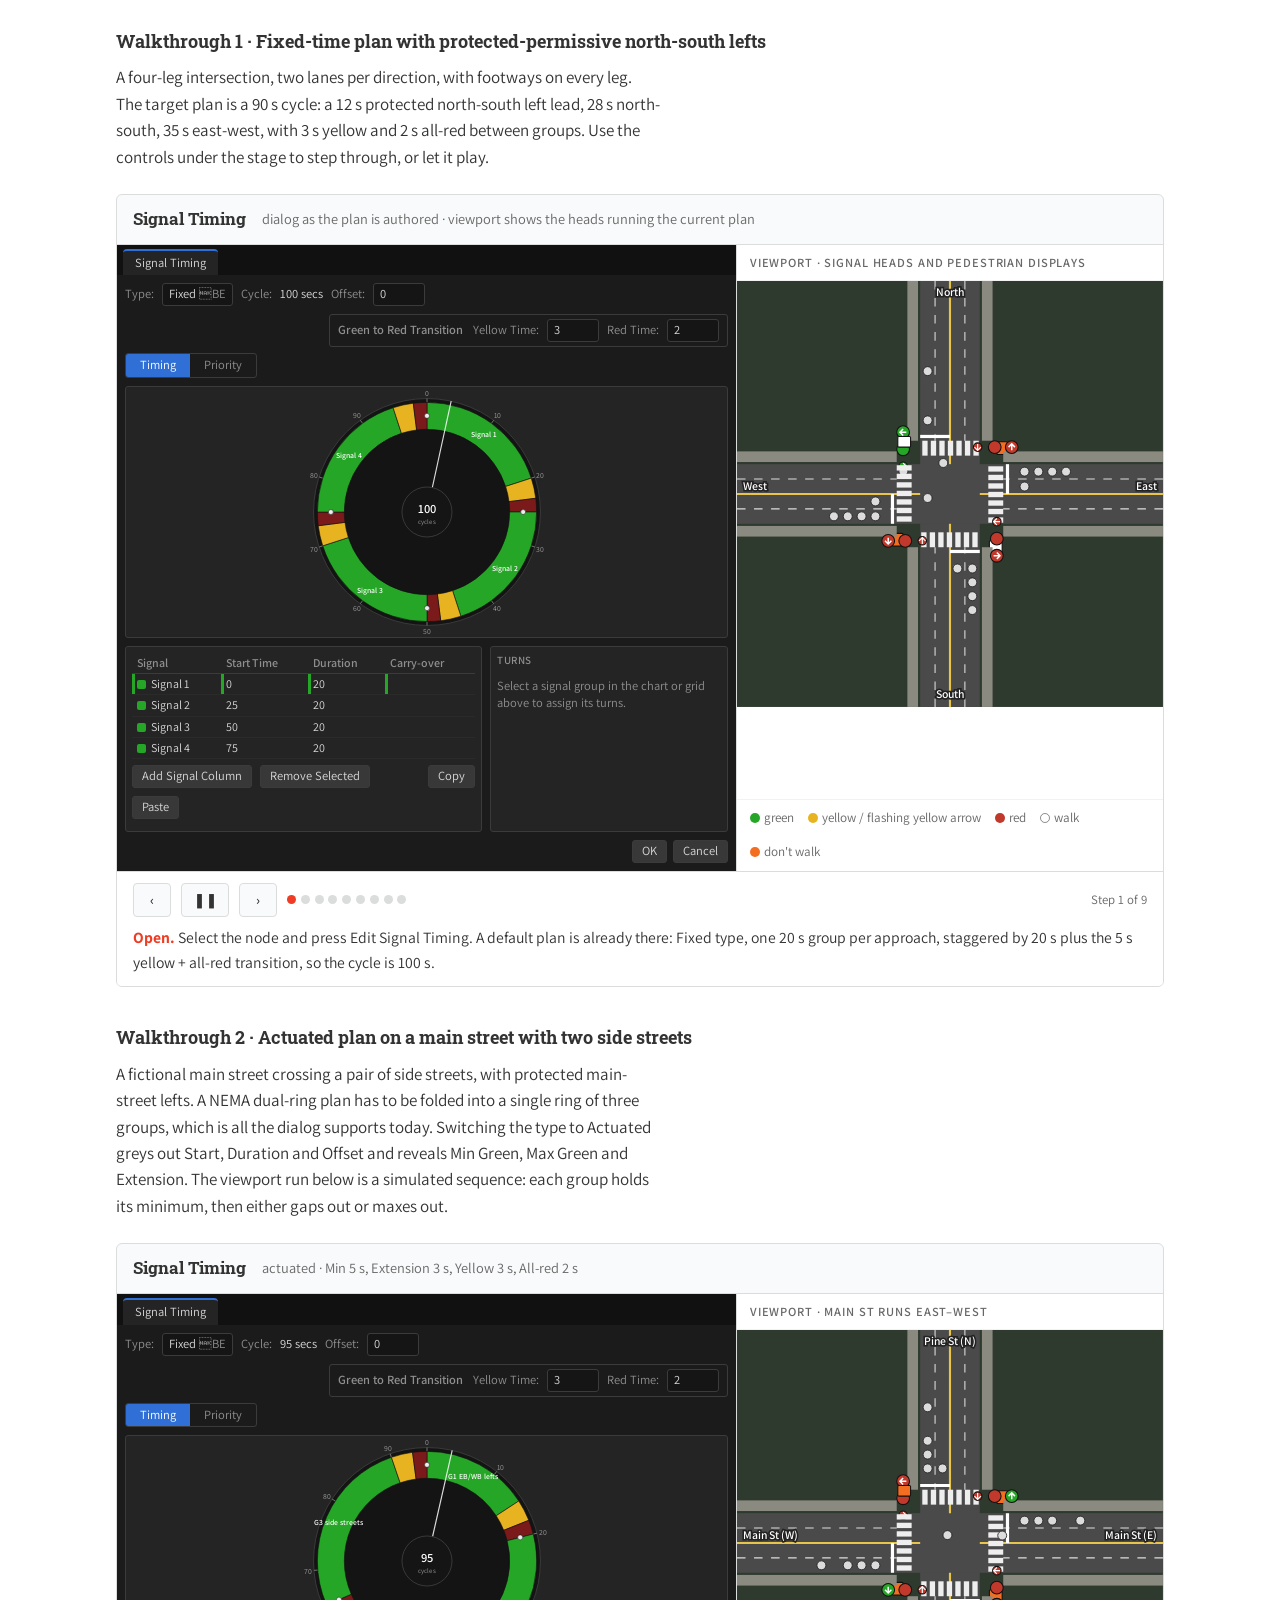
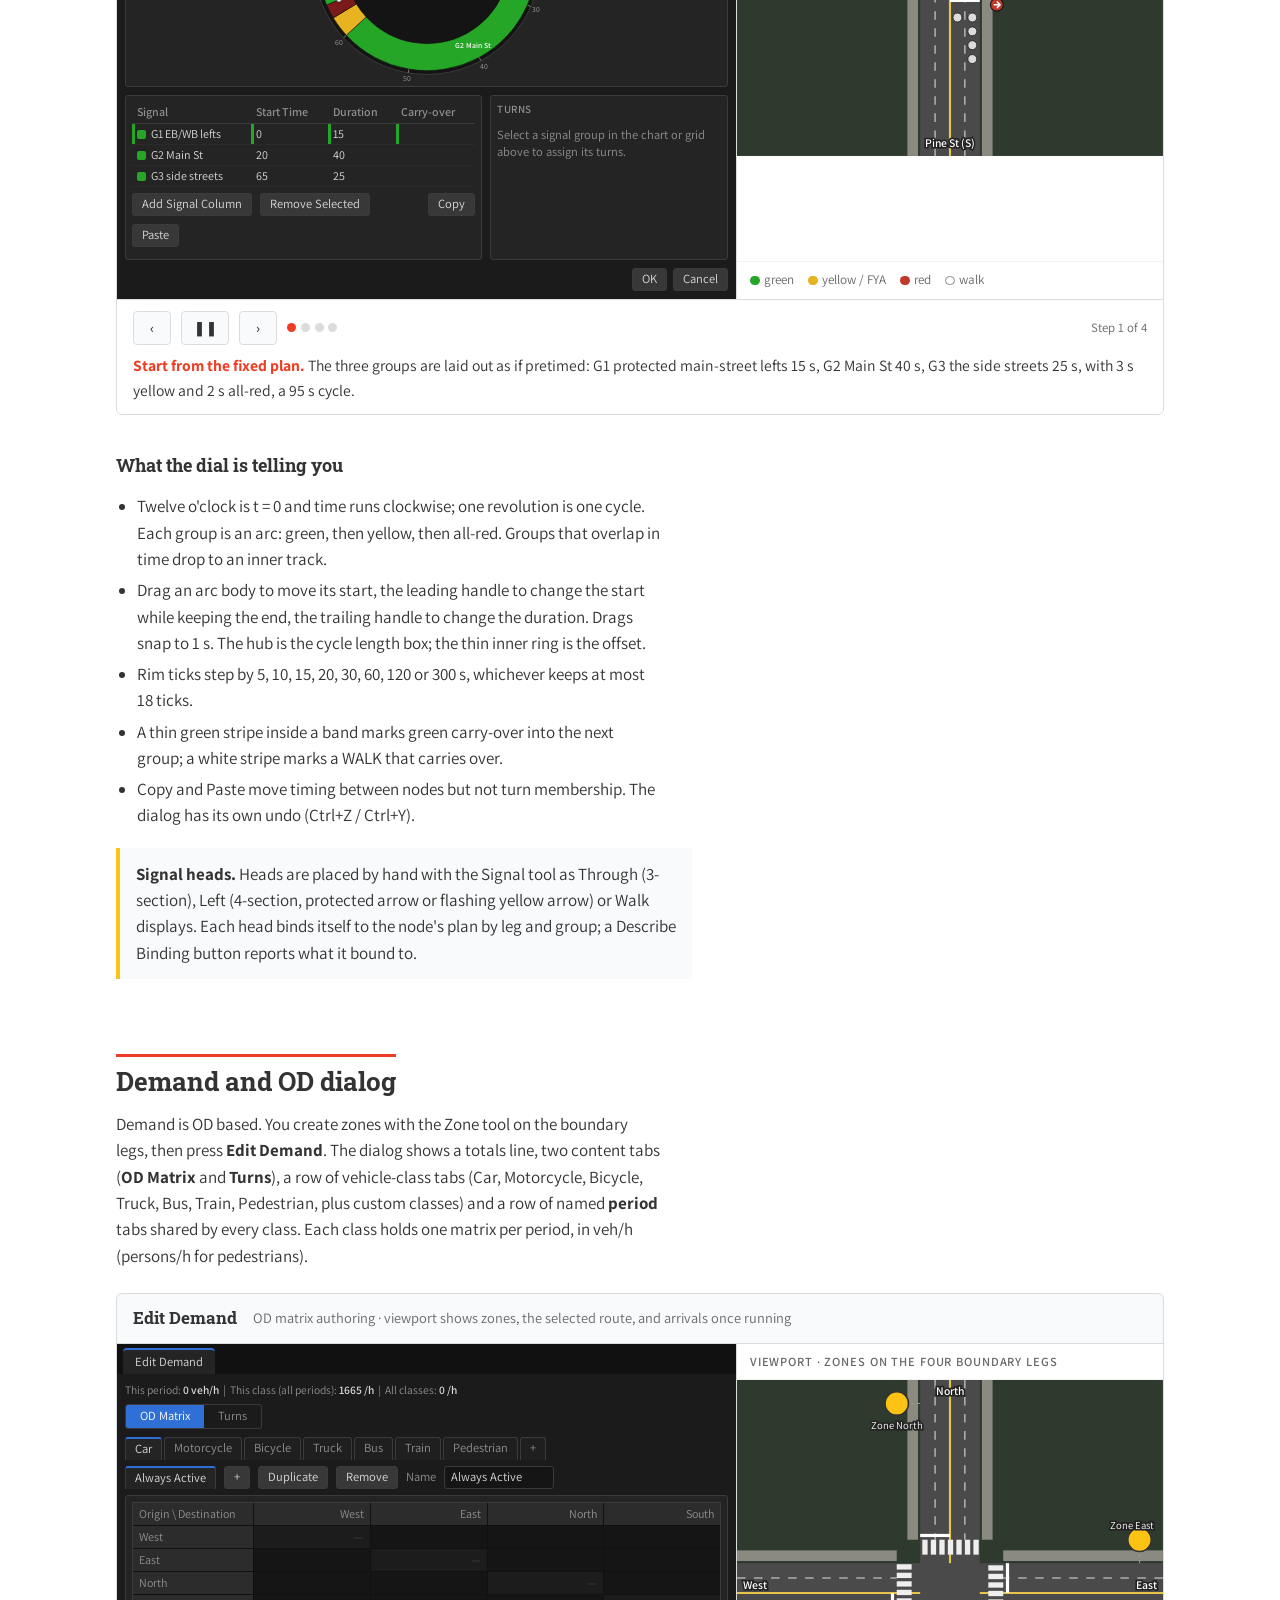
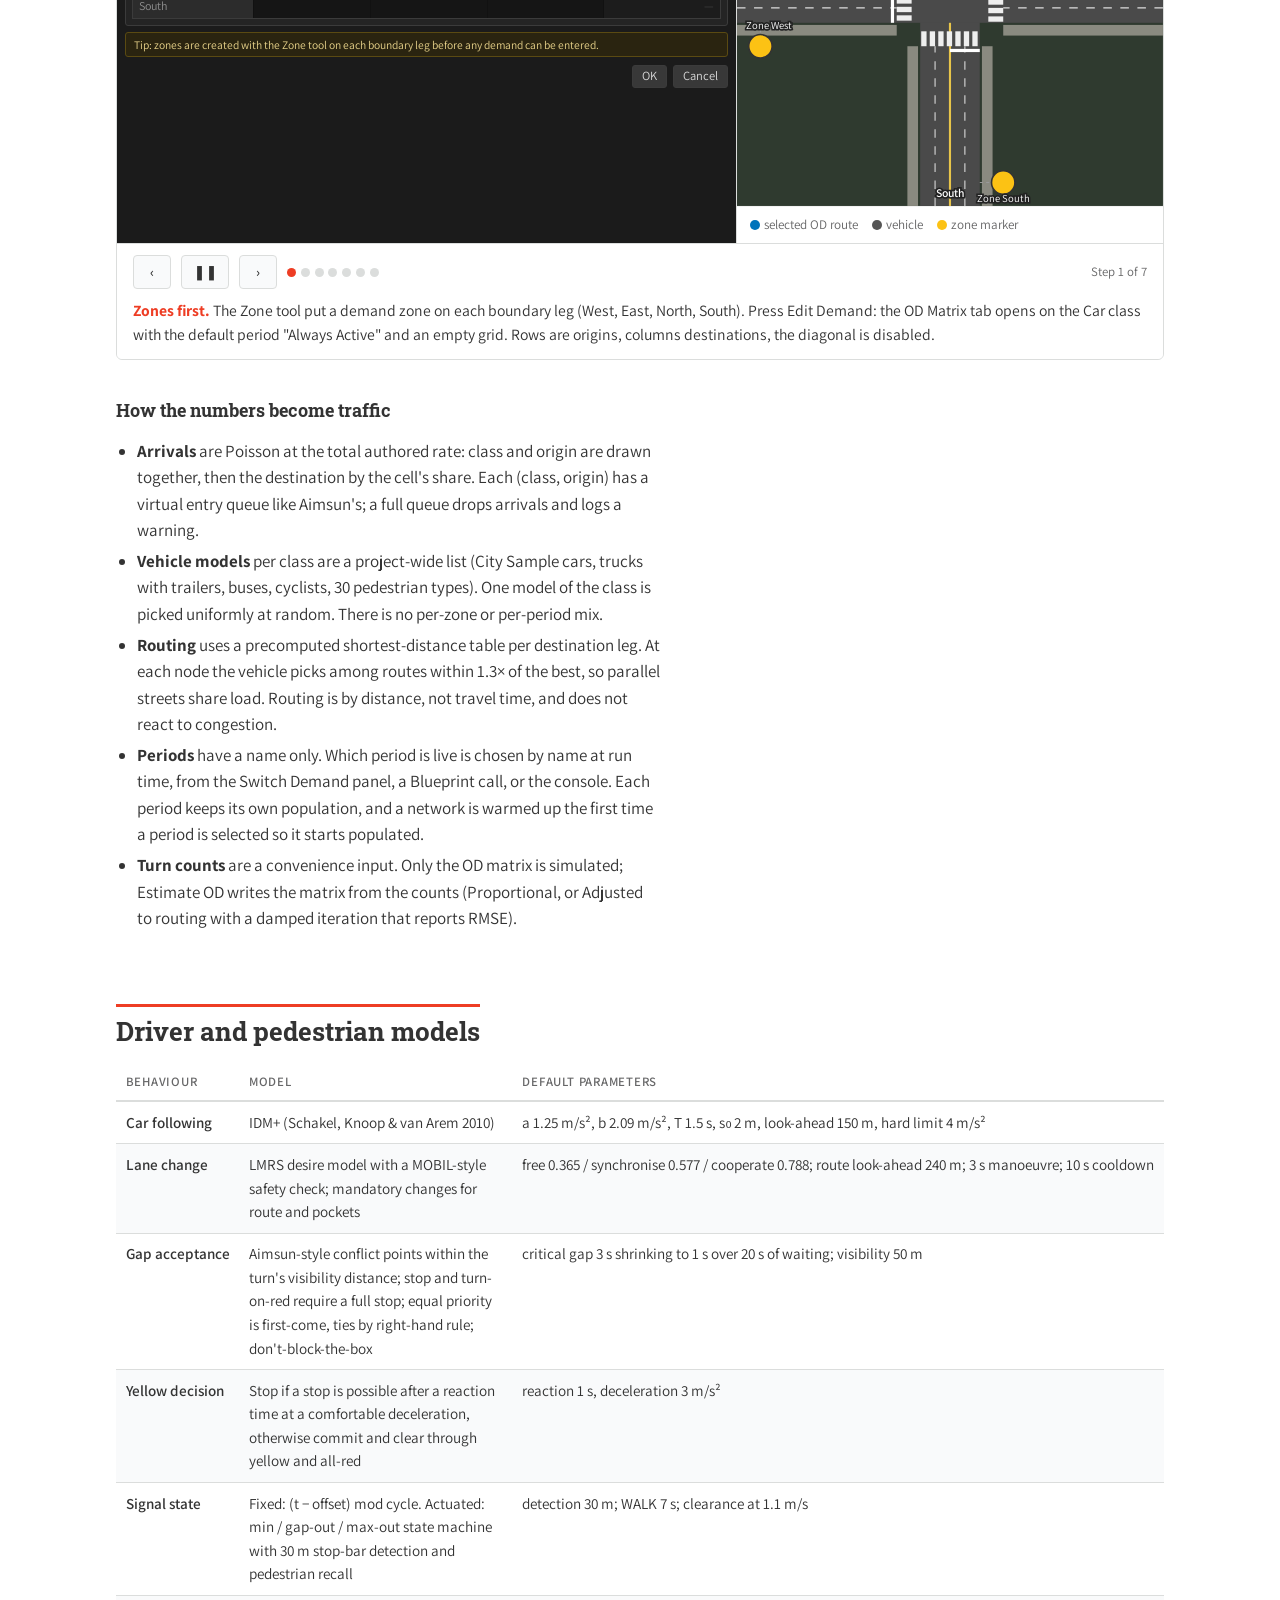
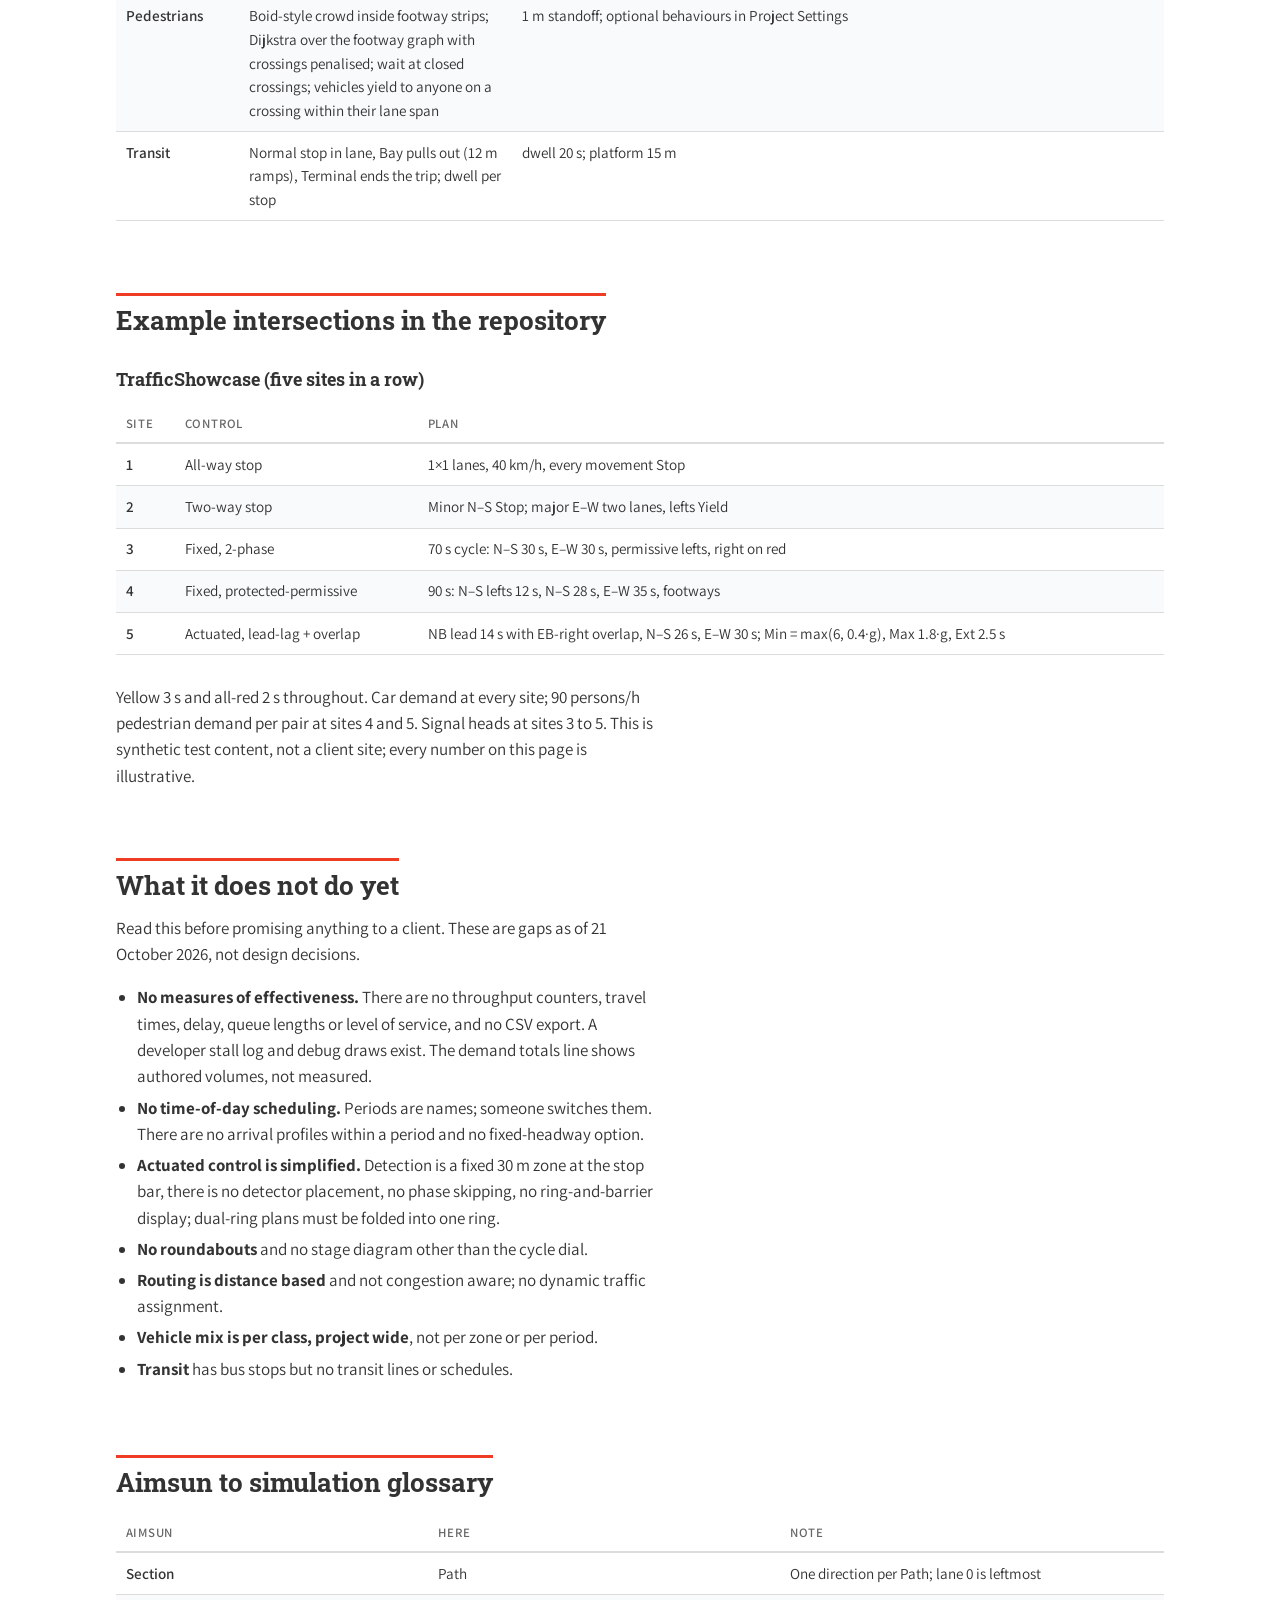
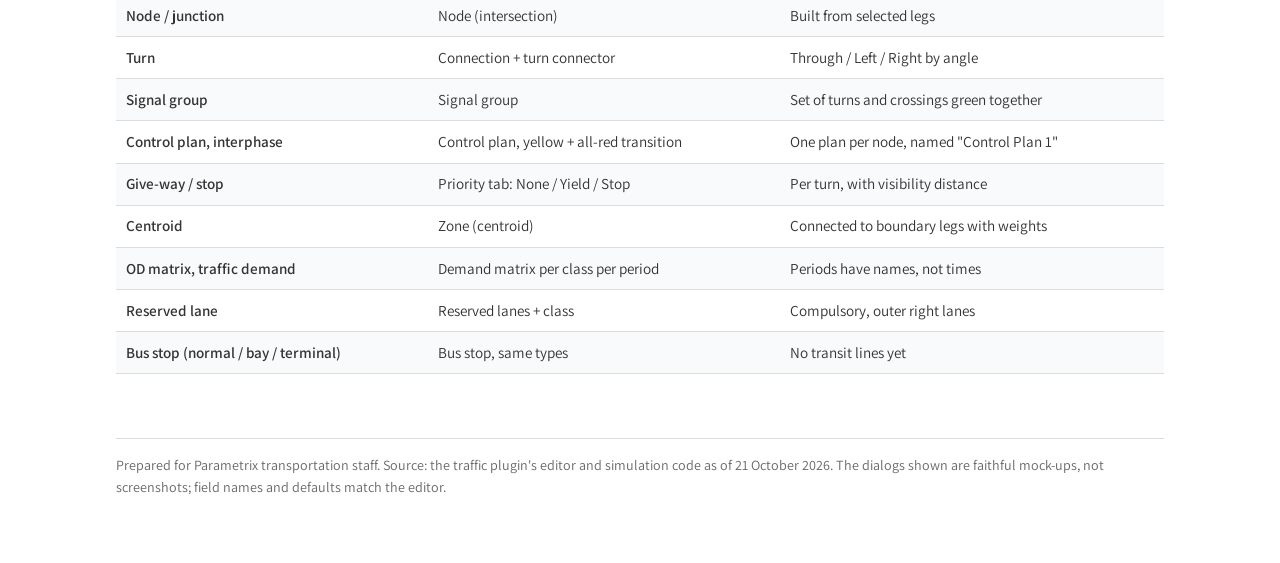
<file: traffic/Traffic Simulation Primer.html>
<!doctype html><html><head><meta charset=utf8><meta name=viewport content="width=device-width,initial-scale=1,viewport-fit=cover"><style>:root{color-scheme:light;box-sizing:border-box;padding-top:env(safe-area-inset-top,0px);padding-bottom:env(safe-area-inset-bottom,0px)}html{scroll-padding-top:env(safe-area-inset-top,0px)}body{margin:0;padding:0;font:14px -apple-system,BlinkMacSystemFont,sans-serif;background:#fff;color:#000}img{max-width:100%}[hidden]:not([hidden=until-found i]){display:none!important}</style></head><body>
<title>Traffic Simulation Primer</title>
<meta name="claude:viewport-fit-sides" content="cover">
<link rel="stylesheet" href="https://fonts.googleapis.com/css2?family=Assistant:wght@400;600;800&family=Roboto+Slab:wght@600;700&display=swap">
<style>
/* Layout: charcoal brand bar, one reading column (~68ch) that widens to a two-column
   "dialog + viewport" stage for each animated walkthrough. Mock dialogs keep the
   Unreal editor's own dark look in both themes; the page around them follows the theme. */
:root{
  --bg:#FFFFFF; --surface:#F9FAFB; --fg:#333333; --muted:#676768; --line:#DBDDDC; --line-soft:#F2F2F2;
  --accent:#EE3D24; --link:#0073BB; --sector:#FCC214; --good:#3FB549; --warn:#F36E21;
  --bar:#333333; --bar-fg:#FFFFFF;
  --font-head:'Roboto Slab',Georgia,serif; --font-body:'Assistant','Segoe UI',system-ui,sans-serif;
  --mono:ui-monospace,Consolas,"Cascadia Mono",monospace;
  /* Unreal editor (Slate) mock palette — fixed on purpose */
  --ue-bg:#1b1b1b; --ue-panel:#242424; --ue-head:#2c2c2c; --ue-input:#151515; --ue-border:#3b3b3b;
  --ue-text:#d9d9d9; --ue-dim:#8f8f8f; --ue-sel:#2f6fd6; --ue-btn:#383838;
  --sig-g:#26a626; --sig-y:#e8b321; --sig-r:#c0392b; --sig-rdark:#7a1a1a; --sig-off:#3a3a3a;
}
@media (prefers-color-scheme:dark){ :root:not([data-theme="light"]){
  --bg:#1d1e1f; --surface:#262728; --fg:#EDEDED; --muted:#B3B4B5; --line:#454647; --line-soft:#2f3031;
  --accent:#F0533C; --link:#5FB2E8; --bar:#111213; color-scheme:dark } }
:root[data-theme="dark"]{
  --bg:#1d1e1f; --surface:#262728; --fg:#EDEDED; --muted:#B3B4B5; --line:#454647; --line-soft:#2f3031;
  --accent:#F0533C; --link:#5FB2E8; --bar:#111213; color-scheme:dark }

*{box-sizing:border-box}
body{margin:0;background:var(--bg);color:var(--fg);font-family:var(--font-body);font-size:17px;line-height:1.55}
a{color:var(--link);text-decoration:none}
a:hover{text-decoration:underline}
::selection{background:var(--accent);color:#fff}
h1,h2,h3{font-family:var(--font-head);font-weight:700;line-height:1.15;text-wrap:balance;margin:0}
h1{font-size:clamp(1.9rem,4.5vw,2.9rem)}
h2{font-size:1.6rem;margin-top:3.5rem;padding-top:.6rem;border-top:3px solid var(--accent);display:inline-block}
h3{font-size:1.15rem;margin-top:2rem}
p{margin:.8rem 0;max-width:68ch}
ul,ol{max-width:68ch;padding-left:1.3rem}
li{margin:.3rem 0}
code{font-family:var(--mono);font-size:.88em;background:var(--line-soft);padding:.1em .35em;border-radius:3px}
pre{font-family:var(--mono);font-size:.85rem;background:var(--ue-bg);color:#cfe6ff;padding:.8rem 1rem;border-radius:4px;overflow-x:auto;max-width:100%}
.eyebrow{font-weight:600;text-transform:uppercase;letter-spacing:.08em;font-size:.78rem;color:var(--muted)}

.bar{background:var(--bar);color:var(--bar-fg);padding-block:.9rem;padding-left:max(16px,env(safe-area-inset-left,0px));padding-right:max(16px,env(safe-area-inset-right,0px))}
.bar-in{max-width:1080px;margin:0 auto;display:flex;align-items:center;gap:1rem;flex-wrap:wrap}
.bar img{height:28px;width:auto}
.bar .div{width:1px;height:26px;background:rgba(255,255,255,.3)}
.bar span{font-family:var(--font-head);font-weight:600;font-size:1.05rem;letter-spacing:.01em}
.wrap{max-width:1080px;margin:0 auto;padding-block:2rem 4rem;padding-left:max(16px,env(safe-area-inset-left,0px));padding-right:max(16px,env(safe-area-inset-right,0px))}

.hero{display:grid;grid-template-columns:minmax(0,1fr) auto;gap:2rem;align-items:end;margin-bottom:1.5rem}
.hero p.lede{font-size:1.2rem;max-width:60ch;color:var(--muted)}
.chips{display:flex;gap:.5rem;flex-wrap:wrap;margin-top:1rem}
.chip{font-size:.82rem;font-weight:600;border:1px solid var(--line);border-radius:999px;padding:.2rem .7rem;color:var(--muted)}
.chip.sector{border-color:var(--sector);color:var(--fg);background:color-mix(in srgb,var(--sector) 20%,transparent)}
.toc{display:flex;gap:.3rem 1.2rem;flex-wrap:wrap;border-top:1px solid var(--line);border-bottom:1px solid var(--line);padding:.7rem 0;font-size:.95rem}
.toc a{font-weight:600}
@media (max-width:760px){.hero{grid-template-columns:1fr}}

.pipe{display:grid;grid-template-columns:repeat(5,minmax(0,1fr));gap:.6rem;margin:1.5rem 0;counter-reset:step}
.pipe > div{background:var(--surface);border-top:3px solid var(--accent);padding:.8rem .9rem;min-width:0;position:relative}
.pipe > div:nth-child(n+2):before{content:"";position:absolute;left:-.45rem;top:50%;width:.6rem;height:.6rem;border-right:2px solid var(--muted);border-top:2px solid var(--muted);transform:translateY(-50%) rotate(45deg)}
.pipe b{font-family:var(--font-head);display:block;margin-bottom:.3rem}
.pipe small{display:block;color:var(--muted);font-size:.85rem;line-height:1.4}
@media (max-width:760px){.pipe{grid-template-columns:1fr 1fr}.pipe > div:before{display:none}}
@media (max-width:460px){.pipe{grid-template-columns:1fr}}

table.t{border-collapse:collapse;width:100%;font-size:.95rem;margin:1rem 0}
.tw{overflow-x:auto;max-width:100%}
table.t th{text-align:left;font-weight:600;font-size:.8rem;text-transform:uppercase;letter-spacing:.06em;color:var(--muted);border-bottom:2px solid var(--line);padding:.5rem .6rem}
table.t td{border-bottom:1px solid var(--line);padding:.55rem .6rem;vertical-align:top}
table.t td:first-child{font-weight:600;white-space:nowrap}
table.t tbody tr:nth-child(even){background:var(--surface)}
.num{font-variant-numeric:tabular-nums;white-space:nowrap}

/* ---------- walkthrough stage ---------- */
.stage{margin:1.5rem 0 2.5rem;border:1px solid var(--line);background:var(--surface);border-radius:6px;overflow:hidden}
.stage-head{display:flex;align-items:center;gap:1rem;flex-wrap:wrap;padding:.7rem 1rem;border-bottom:1px solid var(--line)}
.stage-head b{font-family:var(--font-head)}
.stage-head .sub{color:var(--muted);font-size:.9rem}
.stage-body{display:grid;grid-template-columns:minmax(0,1.45fr) minmax(0,1fr);gap:0}
.stage-body > .view{border-left:1px solid var(--line);background:var(--bg);display:flex;flex-direction:column;min-width:0}
.view h4{margin:0;padding:.5rem .8rem;font-size:.78rem;text-transform:uppercase;letter-spacing:.07em;color:var(--muted);font-weight:600;border-bottom:1px solid var(--line-soft)}
.view svg{width:100%;height:auto;display:block;max-width:100%}
.view .legend{padding:.5rem .8rem;font-size:.82rem;color:var(--muted);display:flex;gap:.9rem;flex-wrap:wrap;border-top:1px solid var(--line-soft);margin-top:auto}
.legend i{display:inline-block;width:.75em;height:.75em;border-radius:50%;margin-right:.3em;vertical-align:-1px}
.ctl{display:flex;align-items:center;gap:.6rem;padding:.7rem 1rem;border-top:1px solid var(--line);flex-wrap:wrap;background:var(--bg)}
.ctl button{font:inherit;font-weight:600;font-size:.9rem;border:1px solid var(--line);background:var(--surface);color:var(--fg);border-radius:4px;padding:.3rem .7rem;cursor:pointer;min-width:2.4rem}
.ctl button:hover{border-color:var(--muted)}
.ctl button:focus-visible{outline:2px solid var(--link);outline-offset:2px}
.ctl .dots{display:flex;gap:.3rem}
.ctl .dots i{width:9px;height:9px;border-radius:50%;background:var(--line);display:block;cursor:pointer}
.ctl .dots i.on{background:var(--accent)}
.ctl .cap{flex:1 1 100%;font-size:.98rem;min-height:2.6em}
.ctl .cap b{color:var(--accent)}
.ctl .stepno{font-size:.8rem;color:var(--muted);font-variant-numeric:tabular-nums;margin-left:auto}
@media (max-width:860px){.stage-body{grid-template-columns:1fr}.stage-body > .view{border-left:0;border-top:1px solid var(--line)}}

/* ---------- Unreal dialog mock ---------- */
.ue{background:var(--ue-bg);color:var(--ue-text);font-family:'Assistant','Segoe UI',system-ui,sans-serif;font-size:12.5px;line-height:1.35;padding:8px;min-width:0;color-scheme:dark}
.ue .tabbar{display:flex;align-items:center;gap:6px;background:#111;padding:4px 6px 0;margin:-8px -8px 8px}
.ue .tab{background:var(--ue-panel);padding:4px 12px;border-radius:4px 4px 0 0;color:var(--ue-dim)}
.ue .tab.on{color:var(--ue-text);border-top:2px solid var(--ue-sel)}
.ue .row{display:flex;align-items:center;gap:8px;flex-wrap:wrap;margin-bottom:6px}
.ue label{color:var(--ue-dim)}
.ue .in{background:var(--ue-input);border:1px solid var(--ue-border);padding:2px 6px;border-radius:3px;min-width:52px;display:inline-block;font-variant-numeric:tabular-nums;transition:box-shadow .3s}
.ue .in.dis{opacity:.4}
.ue .in.combo:after{content:" BE";color:var(--ue-dim)}
.ue .box{border:1px solid var(--ue-border);padding:4px 8px;border-radius:3px;display:flex;gap:8px;align-items:center;margin-left:auto}
.ue .box b{font-weight:600;color:var(--ue-dim);margin-right:2px}
.ue .seg{display:flex;border:1px solid var(--ue-border);border-radius:3px;overflow:hidden;margin:4px 0 8px;width:max-content}
.ue .seg span{padding:3px 14px;color:var(--ue-dim)}
.ue .seg span.on{background:var(--ue-sel);color:#fff}
.ue .seg span.dis{opacity:.4}
.ue .btn{background:var(--ue-btn);border:1px solid var(--ue-border);border-radius:3px;padding:2px 9px;color:var(--ue-text);display:inline-block;transition:background .2s,box-shadow .2s}
.ue .btn.hot{background:var(--ue-sel);box-shadow:0 0 0 2px rgba(47,111,214,.45)}
.ue .hl{box-shadow:0 0 0 2px var(--ue-sel)}
.ue .split{display:grid;grid-template-columns:3fr 2fr;gap:8px;min-width:0}
@media (max-width:520px){.ue .split{grid-template-columns:1fr}}
.ue .panel{background:var(--ue-panel);border:1px solid var(--ue-border);border-radius:3px;padding:6px;min-width:0}
.ue .panel h5{margin:0 0 4px;font-size:11px;text-transform:uppercase;letter-spacing:.05em;color:var(--ue-dim);font-weight:600}
.ue table{border-collapse:collapse;width:100%;font-size:12px}
.ue th{text-align:left;color:var(--ue-dim);font-weight:600;padding:2px 5px;border-bottom:1px solid var(--ue-border);white-space:nowrap}
.ue td{padding:2px 5px;border-bottom:1px solid #2a2a2a;white-space:nowrap;font-variant-numeric:tabular-nums}
.ue tr.sel td{background:rgba(47,111,214,.28)}
.ue tr.act td{box-shadow:inset 3px 0 0 var(--sig-g)}
.ue .sw{display:inline-block;width:9px;height:9px;border-radius:2px;margin-right:5px;vertical-align:-1px}
.ue .cb{display:inline-block;width:12px;height:12px;border:1px solid #666;border-radius:2px;background:var(--ue-input);vertical-align:-2px;margin-right:6px;position:relative}
.ue .cb.on{background:var(--ue-sel);border-color:var(--ue-sel)}
.ue .cb.on:after{content:"";position:absolute;left:3px;top:0px;width:4px;height:7px;border:solid #fff;border-width:0 2px 2px 0;transform:rotate(45deg)}
.ue .cb.new{animation:pop .5s ease-out}
@keyframes pop{0%{box-shadow:0 0 0 0 rgba(47,111,214,.9)}100%{box-shadow:0 0 0 8px rgba(47,111,214,0)}}
.ue .tline{padding:2px 0;color:var(--ue-text)}
.ue .tline.hov{background:rgba(255,255,255,.06)}
.ue .tag{color:#e0b02a;font-size:11px;margin-left:4px}
.ue .also{color:var(--ue-dim);font-size:11px;margin-left:4px}
.ue .dim{color:var(--ue-dim)}
.ue .ok{display:flex;justify-content:flex-end;gap:6px;margin-top:8px}
.ue .cycle-wrap{display:flex;justify-content:center;background:var(--ue-panel);border:1px solid var(--ue-border);border-radius:3px;margin-bottom:8px}
.ue .cycle-wrap svg{width:min(100%,250px);height:auto;display:block}
.ue .toggle3{display:inline-flex;border:1px solid var(--ue-border);border-radius:3px;overflow:hidden}
.ue .toggle3 span{padding:0 6px;color:var(--ue-dim);font-size:11px}
.ue .toggle3 span.on{background:#555;color:#fff}
.ue .act-bar{display:flex;align-items:center;gap:8px;background:var(--ue-panel);border:1px solid var(--ue-border);padding:5px 8px;border-radius:3px;margin-bottom:8px;font-variant-numeric:tabular-nums}
.ue .act-bar .track{flex:1;height:8px;background:#111;border-radius:4px;position:relative;overflow:hidden;min-width:60px}
.ue .act-bar .track i{position:absolute;left:0;top:0;bottom:0;background:var(--sig-g)}
.ue .act-bar .track u{position:absolute;top:0;bottom:0;width:1px;background:#999}
.ue .reason{font-size:11px;color:#e0b02a;min-width:5.5em}
/* OD grid */
.ue .ctabs{display:flex;gap:2px;flex-wrap:wrap;margin-bottom:6px}
.ue .ctabs span{padding:2px 9px;border-radius:3px 3px 0 0;background:#1f1f1f;color:var(--ue-dim);border:1px solid var(--ue-border);border-bottom:0}
.ue .ctabs span.on{background:var(--ue-panel);color:var(--ue-text);border-top:2px solid var(--ue-sel)}
.ue .ctabs span.has:after{content:"2";color:var(--ue-sel);margin-left:4px}
.ue .grid{display:grid;gap:1px;background:#111;border:1px solid var(--ue-border);font-size:12px}
.ue .grid > div{background:var(--ue-panel);padding:3px 6px;text-align:right;font-variant-numeric:tabular-nums;min-height:22px}
.ue .grid > .h{background:var(--ue-head);color:var(--ue-dim);text-align:left}
.ue .grid > .c{background:var(--ue-input)}
.ue .grid > .c.diag{background:#1c1c1c;color:#444}
.ue .grid > .c.sel{outline:2px solid var(--ue-sel);outline-offset:-2px}
.ue .grid > .c.on{color:#fff}
.ue .grid > .c.rv{animation:rv .4s both}
@keyframes rv{from{color:transparent;background:#223a62}to{}}
.ue .totals{color:var(--ue-dim);font-size:11.5px;margin-bottom:6px}
.ue .totals b{color:var(--ue-text);font-weight:600}
.ue .note{background:#2a2410;border:1px solid #5a4a12;color:#e8d38a;padding:4px 8px;border-radius:3px;font-size:11.5px;margin-top:6px}
.ue .cmd{font-family:var(--mono);background:#0d0d0d;color:#9fd1ff;padding:4px 8px;border-radius:3px;font-size:11.5px;margin-top:6px;overflow-x:auto}

.callout{border-left:4px solid var(--sector);background:var(--surface);padding:.8rem 1rem;margin:1.2rem 0;max-width:72ch}
.callout.red{border-left-color:var(--accent)}
.two{display:grid;grid-template-columns:1fr 1fr;gap:1.5rem 2.5rem}
.two > div{min-width:0}
@media (max-width:760px){.two{grid-template-columns:1fr}}
.kv{display:grid;grid-template-columns:auto 1fr;gap:.2rem 1rem;font-size:.95rem;max-width:68ch}
.kv dt{font-weight:600;white-space:nowrap}
.kv dd{margin:0;color:var(--muted)}
footer{border-top:1px solid var(--line);margin-top:3rem;padding-top:1rem;color:var(--muted);font-size:.88rem;max-width:none}
@media (prefers-reduced-motion:reduce){.ue .cb.new,.ue .grid > .c.rv{animation:none}}
</style>

<header class="bar"><div class="bar-in">
  <img alt="Parametrix" src="[data-uri]">
  <span class="div"></span><span>Traffic Simulation Primer</span>
</div></header>

<main class="wrap">
<div class="hero">
  <div>
    <div class="eyebrow">Transportation · internal briefing</div>
    <h1>How the traffic simulation works, and how you author an intersection in it</h1>
    <p class="lede">A microscopic traffic simulation built inside Unreal Engine 5.8. Roads, signals and demand are authored in the editor with tools modelled on Aimsun, then driven by car-following, lane-change and gap-acceptance models at scale. This page is for traffic engineers who will author scenarios or review results.</p>
    <div class="chips"><span class="chip sector">Transportation</span><span class="chip">Unreal Engine 5.8</span><span class="chip">Mass entity framework</span><span class="chip">Aimsun-style authoring</span><span class="chip">Status as of 21 Oct 2026</span></div>
  </div>
</div>
<nav class="toc">
  <a href="#overview">Overview</a><a href="#network">Network model</a><a href="#signals">Signal timing dialog</a><a href="#demand">Demand &amp; OD dialog</a><a href="#models">Driver models</a><a href="#examples">Example intersections</a><a href="#limits">What it does not do yet</a><a href="#glossary">Aimsun glossary</a>
</nav>

<section id="overview">
<h2>Overview</h2>
<p>The simulation lives in a plugin for Unreal Engine. Every vehicle and pedestrian is an entity in Unreal's Mass framework, which keeps the per-agent data in flat arrays so tens of thousands of agents update each frame. Everything you author is stored in one network asset per level: road geometry, intersections, control plans, demand zones and origin-destination (OD) matrices.</p>
<div class="pipe">
  <div><b>1. Network</b><small>Draw roads (Aimsun sections), join them into nodes, set lanes, pockets, footways and bus stops.</small></div>
  <div><b>2. Control</b><small>One control plan per node: fixed-time, actuated, or unsignalized with give-way rules.</small></div>
  <div><b>3. Demand</b><small>Zones on boundary legs, OD matrices per vehicle class and named period, or turn counts estimated to OD.</small></div>
  <div><b>4. Simulation</b><small>Poisson arrivals, shortest-path routing, IDM+ car following, LMRS lane changes, gap acceptance.</small></div>
  <div><b>5. Visualisation</b><small>Instanced City Sample vehicles and animated pedestrians, signal heads, driver and eye views for review.</small></div>
</div>
<p>Authoring happens in a <b>Traffic Tool</b> editor mode. Its panel holds the tools (Select, Path, Linear, Auto, Node, Lanes, Zone, Connect, Cut, Signal, Transit), three buttons that open the dialogs covered below (<b>Edit Signal Timing</b>, <b>Edit Demand</b>, <b>Switch Demand</b>), a Properties section for the selected element, and simulation controls (speed multiplier).</p>
<div class="callout"><b>Units.</b> The data is stored in centimetres and seconds. The dialogs show metres, km/h and seconds where a unit is shown; the signal timing boxes are all seconds even where no unit is printed.</div>
</section>

<section id="network">
<h2>Network model</h2>
<p>The network mirrors Aimsun's vocabulary with a few simplifications. A road is a <b>Path</b> (an Aimsun section). Lanes are not separate objects; a Path has a lane count and lane 0 is the leftmost lane in the direction of travel. Intersections are <b>Nodes</b>, and each turning movement is a <b>Connection</b> with its own short connector Path through the box.</p>
<div class="tw"><table class="t">
<thead><tr><th>Element</th><th>What it is</th><th>Key fields</th></tr></thead>
<tbody>
<tr><td>Path</td><td>One directional road leg (Aimsun section). Linear or auto-bezier points.</td><td>Lane count, lane width (350 cm default), speed (km/h), reserved lane count and class</td></tr>
<tr><td>Pocket</td><td>Partial-length lane on a Path: turn pockets at the downstream end, merge pockets at the upstream end.</td><td>Left/right pocket lengths, inner to outer</td></tr>
<tr><td>Node</td><td>An intersection. Always owns a control plan and a turn-volume set.</td><td>Location, control plan, turn volumes</td></tr>
<tr><td>Connection (turn)</td><td>One turning movement, classified Through, Left or Right from the plan angle (±35° is Through). Optional lane-to-lane mapping.</td><td>Give way None/Yield/Stop, Allowed on red, Visibility (m)</td></tr>
<tr><td>Turn connector</td><td>The curve vehicles drive through the box. Speed inherits the incoming leg, capped by bend radius.</td><td>Derived</td></tr>
<tr><td>Footway</td><td>An undirected walking strip. Where it crosses a road it becomes a crossing; within 15 m of a leg end the crossing belongs to that node's signal, otherwise it is mid-block.</td><td>Width, Crossing None/Full, insets (150 cm)</td></tr>
<tr><td>Bus stop</td><td>Aimsun stop types on a leg.</td><td>Normal / Bay / Terminal, stop line, platform 15 m, dwell 20 s, side</td></tr>
<tr><td>Zone (centroid)</td><td>A demand zone attached to one or more boundary legs. Traffic splits across legs by weight.</td><td>Name, connected Paths, origin/destination flags</td></tr>
<tr><td>Demand matrix</td><td>One OD matrix per vehicle class per named period. Sparse cells in veh/h (persons/h for pedestrians).</td><td>Class, period name, cells</td></tr>
</tbody></table></div>
<h3>How a node is built</h3>
<ul>
<li>Select two or more legs and run the Node tool. Each leg's node-facing end is whichever end is nearer the other legs.</li>
<li>Every incoming/outgoing pair becomes a turn except U-turns (legs more than 160° apart, or a leg's own opposite direction).</li>
<li>Each turn gets a three-point curved connector; left and right turns use the outer lane by default. The Lanes tool edits the lane-to-lane mapping by dragging lane lines.</li>
<li>New turns default to: Left = Yield, everything else = None, visibility 50 m. A default control plan is seeded at the same time (see below).</li>
<li>The Cut tool slices the roads it crosses and builds an unsignalized node with lane-to-lane through movements.</li>
</ul>
</section>

<section id="signals">
<h2>Signal timing dialog</h2>
<p>Select a node and press <b>Edit Signal Timing</b>. The dialog is a dockable tab with a header row, a <b>Timing</b> tab (cycle dial, signal group grid, turn assignment) and a <b>Priority</b> tab (give-way rules per turn). Three control types exist:</p>
<div class="tw"><table class="t">
<thead><tr><th>Type</th><th>How it runs</th><th>Fields that matter</th></tr></thead>
<tbody>
<tr><td>Fixed</td><td>Pretimed cycle. Green state is computed from the clock as (time − offset) mod cycle, so coordinated offsets along a corridor just work.</td><td>Cycle, Offset, per group Start and Duration, Yellow, All-red</td></tr>
<tr><td>Actuated</td><td>Groups run in list order. Each holds at least Min Green, gaps out after Extension seconds with no vehicle within 30 m of the stop bar, and is forced off at Max Green. No phase skipping. Pedestrian recall stretches min green to 7 s WALK plus clearance at 1.1 m/s.</td><td>Min Green, Max Green, Extension, Yellow, All-red (Start, Duration and Offset are ignored)</td></tr>
<tr><td>Unsignalized</td><td>Every movement runs on its own give-way rule. All-way stop, two-way stop and yield control are Priority-tab presets, not separate types.</td><td>Give way, Visibility, Conflicts column</td></tr>
</tbody></table></div>
<p>A <b>signal group</b> is a set of turns (and crossings) that are green together, what Aimsun calls a signal group and NEMA calls a phase. A turn may belong to several groups and is green whenever any of them is green. That is how a protected-permissive left is expressed: the left sits in a short protected group and again in the through group, where the Yield rule makes it permissive. A non-left turn shared by two consecutive groups carries its green across the transition instead of showing yellow.</p>

<h3>Walkthrough 1 · Fixed-time plan with protected-permissive north-south lefts</h3>
<p>A four-leg intersection, two lanes per direction, with footways on every leg. The target plan is a 90 s cycle: a 12 s protected north-south left lead, 28 s north-south, 35 s east-west, with 3 s yellow and 2 s all-red between groups. Use the controls under the stage to step through, or let it play.</p>
<div class="stage" id="stageA">
  <div class="stage-head"><b>Signal Timing</b><span class="sub">dialog as the plan is authored · viewport shows the heads running the current plan</span></div>
  <div class="stage-body">
    <div class="ue" data-role="dialog"></div>
    <div class="view"><h4>Viewport · signal heads and pedestrian displays</h4><svg data-role="xsvg" viewBox="0 0 400 400" role="img" aria-label="Plan view of the intersection with signal states"></svg>
      <div class="legend"><span><i style="background:var(--sig-g)"></i>green</span><span><i style="background:var(--sig-y)"></i>yellow / flashing yellow arrow</span><span><i style="background:var(--sig-r)"></i>red</span><span><i style="background:#fff;border:1px solid #888"></i>walk</span><span><i style="background:var(--warn)"></i>don't walk</span></div>
    </div>
  </div>
  <div class="ctl" data-role="ctl"></div>
</div>

<h3>Walkthrough 2 · Actuated plan on a main street with two side streets</h3>
<p>A fictional main street crossing a pair of side streets, with protected main-street lefts. A NEMA dual-ring plan has to be folded into a single ring of three groups, which is all the dialog supports today. Switching the type to Actuated greys out Start, Duration and Offset and reveals Min Green, Max Green and Extension. The viewport run below is a simulated sequence: each group holds its minimum, then either gaps out or maxes out.</p>
<div class="stage" id="stageB">
  <div class="stage-head"><b>Signal Timing</b><span class="sub">actuated · Min 5 s, Extension 3 s, Yellow 3 s, All-red 2 s</span></div>
  <div class="stage-body">
    <div class="ue" data-role="dialog"></div>
    <div class="view"><h4>Viewport · Main St runs east–west</h4><svg data-role="xsvg" viewBox="0 0 400 400" role="img" aria-label="Plan view of the main street intersection"></svg>
      <div class="legend"><span><i style="background:var(--sig-g)"></i>green</span><span><i style="background:var(--sig-y)"></i>yellow / FYA</span><span><i style="background:var(--sig-r)"></i>red</span><span><i style="background:#fff;border:1px solid #888"></i>walk</span></div>
    </div>
  </div>
  <div class="ctl" data-role="ctl"></div>
</div>

<h3>What the dial is telling you</h3>
<ul>
<li>Twelve o'clock is t = 0 and time runs clockwise; one revolution is one cycle. Each group is an arc: green, then yellow, then all-red. Groups that overlap in time drop to an inner track.</li>
<li>Drag an arc body to move its start, the leading handle to change the start while keeping the end, the trailing handle to change the duration. Drags snap to 1 s. The hub is the cycle length box; the thin inner ring is the offset.</li>
<li>Rim ticks step by 5, 10, 15, 20, 30, 60, 120 or 300 s, whichever keeps at most 18 ticks.</li>
<li>A thin green stripe inside a band marks green carry-over into the next group; a white stripe marks a WALK that carries over.</li>
<li>Copy and Paste move timing between nodes but not turn membership. The dialog has its own undo (Ctrl+Z / Ctrl+Y).</li>
</ul>
<div class="callout"><b>Signal heads.</b> Heads are placed by hand with the Signal tool as Through (3-section), Left (4-section, protected arrow or flashing yellow arrow) or Walk displays. Each head binds itself to the node's plan by leg and group; a Describe Binding button reports what it bound to.</div>
</section>

<section id="demand">
<h2>Demand and OD dialog</h2>
<p>Demand is OD based. You create zones with the Zone tool on the boundary legs, then press <b>Edit Demand</b>. The dialog shows a totals line, two content tabs (<b>OD Matrix</b> and <b>Turns</b>), a row of vehicle-class tabs (Car, Motorcycle, Bicycle, Truck, Bus, Train, Pedestrian, plus custom classes) and a row of named <b>period</b> tabs shared by every class. Each class holds one matrix per period, in veh/h (persons/h for pedestrians).</p>
<div class="stage" id="stageC">
  <div class="stage-head"><b>Edit Demand</b><span class="sub">OD matrix authoring · viewport shows zones, the selected route, and arrivals once running</span></div>
  <div class="stage-body">
    <div class="ue" data-role="dialog"></div>
    <div class="view"><h4>Viewport · zones on the four boundary legs</h4><svg data-role="xsvg" viewBox="0 0 400 400" role="img" aria-label="Plan view with demand zones"></svg>
      <div class="legend"><span><i style="background:var(--link)"></i>selected OD route</span><span><i style="background:#555"></i>vehicle</span><span><i style="background:var(--sector)"></i>zone marker</span></div>
    </div>
  </div>
  <div class="ctl" data-role="ctl"></div>
</div>
<h3>How the numbers become traffic</h3>
<ul>
<li><b>Arrivals</b> are Poisson at the total authored rate: class and origin are drawn together, then the destination by the cell's share. Each (class, origin) has a virtual entry queue like Aimsun's; a full queue drops arrivals and logs a warning.</li>
<li><b>Vehicle models</b> per class are a project-wide list (City Sample cars, trucks with trailers, buses, cyclists, 30 pedestrian types). One model of the class is picked uniformly at random. There is no per-zone or per-period mix.</li>
<li><b>Routing</b> uses a precomputed shortest-distance table per destination leg. At each node the vehicle picks among routes within 1.3× of the best, so parallel streets share load. Routing is by distance, not travel time, and does not react to congestion.</li>
<li><b>Periods</b> have a name only. Which period is live is chosen by name at run time, from the Switch Demand panel, a Blueprint call, or the console. Each period keeps its own population, and a network is warmed up the first time a period is selected so it starts populated.</li>
<li><b>Turn counts</b> are a convenience input. Only the OD matrix is simulated; Estimate OD writes the matrix from the counts (Proportional, or Adjusted to routing with a damped iteration that reports RMSE).</li>
</ul>
</section>

<section id="models">
<h2>Driver and pedestrian models</h2>
<div class="tw"><table class="t">
<thead><tr><th>Behaviour</th><th>Model</th><th>Default parameters</th></tr></thead>
<tbody>
<tr><td>Car following</td><td>IDM+ (Schakel, Knoop &amp; van Arem 2010)</td><td class="num">a 1.25 m/s², b 2.09 m/s², T 1.5 s, s₀ 2 m, look-ahead 150 m, hard limit 4 m/s²</td></tr>
<tr><td>Lane change</td><td>LMRS desire model with a MOBIL-style safety check; mandatory changes for route and pockets</td><td class="num">free 0.365 / synchronise 0.577 / cooperate 0.788; route look-ahead 240 m; 3 s manoeuvre; 10 s cooldown</td></tr>
<tr><td>Gap acceptance</td><td>Aimsun-style conflict points within the turn's visibility distance; stop and turn-on-red require a full stop; equal priority is first-come, ties by right-hand rule; don't-block-the-box</td><td class="num">critical gap 3 s shrinking to 1 s over 20 s of waiting; visibility 50 m</td></tr>
<tr><td>Yellow decision</td><td>Stop if a stop is possible after a reaction time at a comfortable deceleration, otherwise commit and clear through yellow and all-red</td><td class="num">reaction 1 s, deceleration 3 m/s²</td></tr>
<tr><td>Signal state</td><td>Fixed: (t − offset) mod cycle. Actuated: min / gap-out / max-out state machine with 30 m stop-bar detection and pedestrian recall</td><td class="num">detection 30 m; WALK 7 s; clearance at 1.1 m/s</td></tr>
<tr><td>Pedestrians</td><td>Boid-style crowd inside footway strips; Dijkstra over the footway graph with crossings penalised; wait at closed crossings; vehicles yield to anyone on a crossing within their lane span</td><td class="num">1 m standoff; optional behaviours in Project Settings</td></tr>
<tr><td>Transit</td><td>Normal stop in lane, Bay pulls out (12 m ramps), Terminal ends the trip; dwell per stop</td><td class="num">dwell 20 s; platform 15 m</td></tr>
</tbody></table></div>
</section>

<section id="examples">
<h2>Example intersections in the repository</h2>
<div>
<h3>TrafficShowcase (five sites in a row)</h3>
<div class="tw"><table class="t">
<thead><tr><th>Site</th><th>Control</th><th>Plan</th></tr></thead>
<tbody>
<tr><td>1</td><td>All-way stop</td><td>1×1 lanes, 40 km/h, every movement Stop</td></tr>
<tr><td>2</td><td>Two-way stop</td><td>Minor N–S Stop; major E–W two lanes, lefts Yield</td></tr>
<tr><td>3</td><td>Fixed, 2-phase</td><td class="num">70 s cycle: N–S 30 s, E–W 30 s, permissive lefts, right on red</td></tr>
<tr><td>4</td><td>Fixed, protected-permissive</td><td class="num">90 s: N–S lefts 12 s, N–S 28 s, E–W 35 s, footways</td></tr>
<tr><td>5</td><td>Actuated, lead-lag + overlap</td><td class="num">NB lead 14 s with EB-right overlap, N–S 26 s, E–W 30 s; Min = max(6, 0.4·g), Max 1.8·g, Ext 2.5 s</td></tr>
</tbody></table></div>
<p>Yellow 3 s and all-red 2 s throughout. Car demand at every site; 90 persons/h pedestrian demand per pair at sites 4 and 5. Signal heads at sites 3 to 5. This is synthetic test content, not a client site; every number on this page is illustrative.</p>
</div>
</div>
</section>

<section id="limits">
<h2>What it does not do yet</h2>
<p>Read this before promising anything to a client. These are gaps as of 21 October 2026, not design decisions.</p>
<ul>
<li><b>No measures of effectiveness.</b> There are no throughput counters, travel times, delay, queue lengths or level of service, and no CSV export. A developer stall log and debug draws exist. The demand totals line shows authored volumes, not measured.</li>
<li><b>No time-of-day scheduling.</b> Periods are names; someone switches them. There are no arrival profiles within a period and no fixed-headway option.</li>
<li><b>Actuated control is simplified.</b> Detection is a fixed 30 m zone at the stop bar, there is no detector placement, no phase skipping, no ring-and-barrier display; dual-ring plans must be folded into one ring.</li>
<li><b>No roundabouts</b> and no stage diagram other than the cycle dial.</li>
<li><b>Routing is distance based</b> and not congestion aware; no dynamic traffic assignment.</li>
<li><b>Vehicle mix is per class, project wide</b>, not per zone or per period.</li>
<li><b>Transit</b> has bus stops but no transit lines or schedules.</li>
</ul>
</section>

<section id="glossary">
<h2>Aimsun to simulation glossary</h2>
<div class="tw"><table class="t">
<thead><tr><th>Aimsun</th><th>Here</th><th>Note</th></tr></thead>
<tbody>
<tr><td>Section</td><td>Path</td><td>One direction per Path; lane 0 is leftmost</td></tr>
<tr><td>Node / junction</td><td>Node (intersection)</td><td>Built from selected legs</td></tr>
<tr><td>Turn</td><td>Connection + turn connector</td><td>Through / Left / Right by angle</td></tr>
<tr><td>Signal group</td><td>Signal group</td><td>Set of turns and crossings green together</td></tr>
<tr><td>Control plan, interphase</td><td>Control plan, yellow + all-red transition</td><td>One plan per node, named "Control Plan 1"</td></tr>
<tr><td>Give-way / stop</td><td>Priority tab: None / Yield / Stop</td><td>Per turn, with visibility distance</td></tr>
<tr><td>Centroid</td><td>Zone (centroid)</td><td>Connected to boundary legs with weights</td></tr>
<tr><td>OD matrix, traffic demand</td><td>Demand matrix per class per period</td><td>Periods have names, not times</td></tr>
<tr><td>Reserved lane</td><td>Reserved lanes + class</td><td>Compulsory, outer right lanes</td></tr>
<tr><td>Bus stop (normal / bay / terminal)</td><td>Bus stop, same types</td><td>No transit lines yet</td></tr>
</tbody></table></div>
</section>

<footer>Prepared for Parametrix transportation staff. Source: the traffic plugin's editor and simulation code as of 21 October 2026. The dialogs shown are faithful mock-ups, not screenshots; field names and defaults match the editor.</footer>
</main>

<script>
(function(){
'use strict';
const RM = matchMedia('(prefers-reduced-motion: reduce)').matches;
const css = v => getComputedStyle(document.documentElement).getPropertyValue(v).trim();
const COL = {g:css('--sig-g'), y:css('--sig-y'), r:css('--sig-r'), rd:css('--sig-rdark'), off:css('--sig-off')};

/* ---------- geometry shared by every viewport ---------- */
const LEGS = ['N','E','S','W'];
const ROT = {N:0,E:90,S:180,W:270};
const DEST = {N:{L:'E',T:'S',R:'W'}, S:{L:'W',T:'N',R:'E'}, E:{L:'S',T:'W',R:'N'}, W:{L:'N',T:'E',R:'S'}};
const TNAME = {L:'Left',T:'Through',R:'Right'};
// approach-local paths (approach from the north, driving south), rotated per leg
const LPATH = {T:'M179,-14 V414', L:'M193,-14 V160 Q193,207 240,207 H414', R:'M179,-14 V150 Q179,179 150,179 H-14'};
const ALLTURNS = []; LEGS.forEach(l=>['L','T','R'].forEach(k=>ALLTURNS.push(l+'-'+k)));
const turnNo = id => ALLTURNS.indexOf(id)+1;
const turnLabel = (id, legNames) => { const [l,k]=id.split('-'); return `Turn ${turnNo(id)} - ${TNAME[k]} (${legNames[l]} -> ${legNames[DEST[l][k]]})`; };

function buildIntersection(svg, opt){
  const ns='http://www.w3.org/2000/svg';
  const el=(n,a,p)=>{const e=document.createElementNS(ns,n);for(const k in a)e.setAttribute(k,a[k]);(p||svg).appendChild(e);return e;};
  svg.innerHTML='';
  el('rect',{x:0,y:0,width:400,height:400,fill:'#2f3a2f'});
  el('rect',{x:172,y:0,width:56,height:400,fill:'#4a4a4a'});
  el('rect',{x:0,y:172,width:400,height:56,fill:'#4a4a4a'});
  const legs={}, heads={}, peds={}, dots={}, lens={}, paths={};
  LEGS.forEach(L=>{
    const g=el('g',{transform:`rotate(${ROT[L]} 200 200)`});
    legs[L]=g;
    // centre line + lane dash (local: leg runs from y=0 to 172)
    el('line',{x1:200,y1:0,x2:200,y2:172,stroke:'#e8c54a',"stroke-width":2},g);
    el('line',{x1:186,y1:0,x2:186,y2:150,stroke:'#ddd',"stroke-width":1,"stroke-dasharray":'8 8'},g);
    el('line',{x1:214,y1:0,x2:214,y2:150,stroke:'#ddd',"stroke-width":1,"stroke-dasharray":'8 8'},g);
    if(opt.crosswalks){
      for(let i=0;i<7;i++) el('rect',{x:174+i*8,y:150,width:5,height:14,fill:'#eee'},g);
      el('line',{x1:172,y1:146,x2:200,y2:146,stroke:'#fff',"stroke-width":3},g);
      // footway strips beside the leg
      el('rect',{x:160,y:0,width:10,height:150,fill:'#8a8a80'},g); el('rect',{x:230,y:0,width:10,height:150,fill:'#8a8a80'},g);
    } else {
      el('line',{x1:172,y1:166,x2:200,y2:166,stroke:'#fff',"stroke-width":3},g);
    }
    // turn paths (invisible, used for dot positions)
    ['L','T','R'].forEach(k=>{
      const p=el('path',{d:LPATH[k],fill:'none',stroke:'none'},g);
      paths[L+'-'+k]=p; lens[L+'-'+k]=p.getTotalLength();
    });
    if(opt.heads){
      const hl=el('g',{},g);
      heads[L+'-L']=el('circle',{cx:156,cy:142,r:6,fill:COL.r,stroke:'#111',"stroke-width":1},hl);
      el('path',{d:'M159,142 H153 M156,139 L153,142 L156,145',stroke:'#fff',"stroke-width":1.4,fill:'none'},hl);
      heads[L+'-T']=el('circle',{cx:156,cy:158,r:6,fill:COL.r,stroke:'#111',"stroke-width":1},hl);
      heads[L+'-R']=el('circle',{cx:156,cy:174,r:4,fill:COL.r,stroke:'#111',"stroke-width":1},hl);
      el('path',{d:'M153,174 H159 M156,171 L159,174 L156,177',stroke:'#fff',"stroke-width":1.1,fill:'none'},hl);
      if(opt.crosswalks) peds[L]=el('rect',{x:244,y:151,width:10,height:12,rx:1,fill:css('--warn'),stroke:'#111'},g);
    }
    if(opt.zones){
      const z=el('g',{},g);
      el('line',{x1:172,y1:22,x2:150,y2:22,stroke:'#999',"stroke-dasharray":'3 3'},z);
      el('circle',{cx:150,cy:22,r:11,fill:css('--sector'),stroke:'#333',"stroke-width":1.5},z);
    }
    // vehicle dots
    const cnt={T:3,L:1,R:1};
    ['L','T','R'].forEach(k=>{
      const id=L+'-'+k; dots[id]=[];
      for(let i=0;i<cnt[k];i++){
        const c=el('circle',{r:4.2,fill:'#dcdcdc',stroke:'#222',"stroke-width":.8,visibility:'hidden'},g);
        dots[id].push({el:c,pos:-20-i*40-Math.random()*60,on:false});
      }
    });
  });
  // labels (drawn unrotated so text stays upright)
  const lab={};
  const LP={N:[200,14,'middle'],S:[200,392,'middle'],E:[394,196,'end'],W:[6,196,'start']};
  LEGS.forEach(L=>{ lab[L]=el('text',{x:LP[L][0],y:LP[L][1],"text-anchor":LP[L][2],fill:'#fff',"font-size":11,"font-family":'Assistant, sans-serif',"font-weight":600,"paint-order":'stroke',stroke:'#222',"stroke-width":3},svg); lab[L].textContent=opt.legNames[L]; });
  if(opt.zones){
    const ZP={N:[150,46,'middle'],S:[250,396,'middle'],E:[392,140,'end'],W:[8,234,'start']};
    LEGS.forEach(L=>{ const t=el('text',{x:ZP[L][0],y:ZP[L][1],"text-anchor":ZP[L][2],fill:'#fff',"font-size":10,"font-family":'Assistant, sans-serif',"paint-order":'stroke',stroke:'#222',"stroke-width":3}); t.textContent='Zone '+opt.legNames[L]; });
  }
  const routeEl=el('path',{d:'',fill:'none',stroke:css('--link'),"stroke-width":6,"stroke-linecap":'round',opacity:.85,visibility:'hidden'});
  const hiEl=el('path',{d:'',fill:'none',stroke:'#4da3ff',"stroke-width":5,"stroke-dasharray":'10 6',opacity:.9,visibility:'hidden'});
  function setRoute(id){ if(!id){routeEl.setAttribute('visibility','hidden');return;} const [L]=id.split('-'); routeEl.setAttribute('d',LPATH[id.split('-')[1]]); routeEl.setAttribute('transform',`rotate(${ROT[L]} 200 200)`); routeEl.setAttribute('visibility','visible'); }
  function setHighlight(ids){ if(!ids||!ids.length){hiEl.setAttribute('visibility','hidden');return;} hiEl.setAttribute('visibility','visible'); hiEl.setAttribute('d',ids.map(id=>{const [L,k]=id.split('-');return LPATH[k];}).join(' ')); hiEl.__ids=ids; }
  // highlight needs rotation per id: draw as several uses instead
  const hiGroup=el('g',{}); hiEl.remove();
  const hiParts={}; ALLTURNS.forEach(id=>{ const [L,k]=id.split('-'); hiParts[id]=el('path',{d:LPATH[k],transform:`rotate(${ROT[L]} 200 200)`,fill:'none',stroke:'#4da3ff',"stroke-width":5,"stroke-dasharray":'10 6',opacity:.9,visibility:'hidden'},hiGroup); });
  const setHi = ids => { const s=new Set(ids||[]); ALLTURNS.forEach(id=>hiParts[id].setAttribute('visibility',s.has(id)?'visible':'hidden')); };
  const STOP = opt.crosswalks?146:166; // local y of the stop bar
  const OPP={N:'S',S:'N',E:'W',W:'E'}, GAP=13;
  const laneOf = id => id[0] + (id.endsWith('-L')?'i':'o'); // lefts own the inner lane, through + right share the outer
  function tick(dt, stateOf, rateOf){
    const v=70*dt, lanes={};
    for(const id in dots){ const st=stateOf(id), rate=rateOf?rateOf(id):1;
      dots[id].forEach(d=>{ d.id=id; d.st=st; if(rate<=0){ d.el.setAttribute('visibility','hidden'); d.pos=-30; return; } d.rate=rate; (lanes[laneOf(id)]=lanes[laneOf(id)]||[]).push(d); }); }
    for(const key in lanes){
      const arr=lanes[key].sort((x,y)=>y.pos-x.pos); let leader=null;
      arr.forEach(d=>{
        let limit=leader? leader.pos-GAP : Infinity;
        if(d.pos < STOP){
          let stop = d.st==='red' || (d.st==='yellow' && d.pos < STOP-15); // yellow rule: stop if you still can
          if(d.st==='fya'){ const opp=dots[OPP[d.id[0]]+'-T']||[]; if(opp.some(o=>o.pos>STOP-50 && o.pos<STOP+110)) stop=true; } // permissive left yields to opposing through
          if(stop) limit=Math.min(limit, STOP-2);
        }
        d.pos=Math.min(d.pos+v, Math.max(limit, d.pos));
        if(d.pos>lens[d.id]+10){ const tail=Math.min(...arr.map(o=>o.pos)); d.pos=Math.min(-30-Math.random()*180/Math.max(.3,d.rate), tail-GAP-10); }
        leader=d;
        if(d.pos<0){ d.el.setAttribute('visibility','hidden'); return; }
        const pt=paths[d.id].getPointAtLength(Math.min(lens[d.id],d.pos));
        d.el.setAttribute('cx',pt.x); d.el.setAttribute('cy',pt.y); d.el.setAttribute('visibility','visible');
      });
    }
  }
  return {heads,peds,dots,tick,setRoute,setHi,lab};
}

/* ---------- player ---------- */
function makePlayer(stage, steps, onStep, onFrame){
  const ctl=stage.querySelector('[data-role=ctl]');
  ctl.innerHTML='<button data-a="prev" aria-label="Previous step">&lsaquo;</button><button data-a="play"></button><button data-a="next" aria-label="Next step">&rsaquo;</button><div class="dots"></div><span class="stepno"></span><div class="cap"></div>';
  const dots=ctl.querySelector('.dots'), cap=ctl.querySelector('.cap'), no=ctl.querySelector('.stepno'), play=ctl.querySelector('[data-a=play]');
  steps.forEach((s,i)=>{const d=document.createElement('i');d.addEventListener('click',()=>go(i,true));dots.appendChild(d);});
  let idx=-1, playing=!RM, hold=0, last=performance.now(), t=0;
  function go(i,manual){ idx=(i+steps.length)%steps.length; hold=0; cap.innerHTML=steps[idx].cap; no.textContent=`Step ${idx+1} of ${steps.length}`; [...dots.children].forEach((d,k)=>d.classList.toggle('on',k===idx)); onStep(steps[idx],idx); if(manual){playing=false;setPlay();} }
  function setPlay(){ play.textContent=playing?'❚❚':'▶'; play.setAttribute('aria-label',playing?'Pause':'Play'); }
  ctl.querySelector('[data-a=prev]').addEventListener('click',()=>go(idx-1,true));
  ctl.querySelector('[data-a=next]').addEventListener('click',()=>go(idx+1,true));
  play.addEventListener('click',()=>{playing=!playing;setPlay();});
  setPlay(); go(0);
  function frame(now){
    const dt=Math.min(.1,(now-last)/1000); last=now; t+=dt;
    if(playing){ hold+=dt; if(hold>(steps[idx].hold||6)) go(idx+1); }
    onFrame(dt,t);
    requestAnimationFrame(frame);
  }
  requestAnimationFrame(frame);
  return {go};
}

/* ---------- signal maths ---------- */
function phaseOf(g,t,yel,red,cycle){ const u=((t-g.start)%cycle+cycle)%cycle; if(u<g.dur)return'G'; if(u<g.dur+yel)return'Y'; if(u<g.dur+yel+red)return'R'; return null; }
function groupStates(S,t){ // returns {id:'G'|'Y'|'R'|null}
  const out={}; S.groups.forEach(g=>out[g.id]=S.phaseOverride?S.phaseOverride(g):phaseOf(g,t,S.yellow,S.allred,S.cycle)); return out;
}
function turnState(S,id,gs){
  if(S.type==='Unsignalized') return 'free';
  const k=id.split('-')[1], L=id.split('-')[0];
  let s='red', inY=false;
  const mine=S.groups.filter(g=>g.turns.includes(id));
  for(const g of mine){ const p=gs[g.id]; if(p==='G') return 'green'; if(p==='Y') inY=true;
    if((p==='Y'||p==='R') && k!=='L'){ // carry-over into the consecutive group
      const i=S.groups.indexOf(g), nx=S.groups[(i+1)%S.groups.length]; if(nx!==g && nx.turns.includes(id)) return 'green'; } }
  if(inY) return 'yellow';
  if(k==='L' && (S.rules[id]||'None')==='Yield'){ const th=L+'-T'; const tg=S.groups.find(g=>g.turns.includes(th)&&gs[g.id]==='G'); if(tg) return 'fya'; }
  return s;
}
function crossState(S,leg,gs,t){ // 'walk'|'clear'|'dont'
  const gl=S.groups.filter(g=>(g.cross||[]).includes(leg));
  for(const g of gl){ if(gs[g.id]==='G'){ if(S.type==='Fixed'){ const u=((t-g.start)%S.cycle+S.cycle)%S.cycle; return (g.dur-u<5)?'clear':'walk'; } return S.actClear&&S.actClear(g)?'clear':'walk'; } }
  return 'dont';
}

/* ---------- dial ---------- */
function polar(cx,cy,r,a){ const q=(a-90)*Math.PI/180; return [cx+r*Math.cos(q), cy+r*Math.sin(q)]; }
function arc(cx,cy,r0,r1,a0,a1){ if(a1-a0>=360) a1=a0+359.99; const [x0,y0]=polar(cx,cy,r1,a0),[x1,y1]=polar(cx,cy,r1,a1),[x2,y2]=polar(cx,cy,r0,a1),[x3,y3]=polar(cx,cy,r0,a0); const lg=a1-a0>180?1:0; return `M${x0},${y0} A${r1},${r1} 0 ${lg} 1 ${x1},${y1} L${x2},${y2} A${r0},${r0} 0 ${lg} 0 ${x3},${y3} Z`; }
function dialSVG(D,S,t,showHand){
  const cx=130,cy=130, cyc=Math.max(1,D.cycle), a=s=>s/cyc*360;
  // track assignment
  const span=g=>[g.start, g.start+g.dur+S.yellow+S.allred];
  const ov=(x,y)=>{ const [a0,a1]=span(x),[b0,b1]=span(y); const n=(s,e,c)=>{ const r=[]; for(let k=-1;k<=1;k++) r.push([s+k*c,e+k*c]); return r; }; return n(a0,a1,cyc).some(([s,e])=>s<b1&&b0<e); };
  const tracks=[]; const trackOf={};
  D.groups.forEach(g=>{ let k=0; while(tracks[k]&&tracks[k].some(o=>ov(o,g))) k++; (tracks[k]=tracks[k]||[]).push(g); trackOf[g.id]=k; });
  const R=[[86,114],[62,84],[40,60]];
  let s=`<svg viewBox="0 0 260 260"><circle cx="${cx}" cy="${cy}" r="118" fill="#141414" stroke="#3b3b3b"/>`;
  // ticks
  const steps=[5,10,15,20,30,60,120,300]; const st=steps.find(x=>cyc/x<=18)||300;
  for(let v=0;v<cyc;v+=st){ const [x0,y0]=polar(cx,cy,118,a(v)),[x1,y1]=polar(cx,cy,113,a(v)),[tx,ty]=polar(cx,cy,124,a(v)); s+=`<line x1="${x0}" y1="${y0}" x2="${x1}" y2="${y1}" stroke="#777"/><text x="${tx}" y="${ty+3}" font-size="8" fill="#9a9a9a" text-anchor="middle" font-family="Assistant, sans-serif">${v}</text>`; }
  D.groups.forEach(g=>{
    const [r0,r1]=R[Math.min(2,trackOf[g.id])]; const A=a(g.start), B=a(g.start+g.dur), C=a(g.start+g.dur+S.yellow), E=a(g.start+g.dur+S.yellow+S.allred);
    const sel=g.id===S.selected;
    if(sel) s+=`<path d="${arc(cx,cy,r0-3,r1+3,A,E)}" fill="none" stroke="#4da3ff" stroke-width="2"/>`;
    s+=`<path d="${arc(cx,cy,r0,r1,A,B)}" fill="${COL.g}" stroke="#111" stroke-width=".6"/>`;
    if(S.yellow>0) s+=`<path d="${arc(cx,cy,r0,r1,B,C)}" fill="${COL.y}" stroke="#111" stroke-width=".6"/>`;
    if(S.allred>0) s+=`<path d="${arc(cx,cy,r0,r1,C,E)}" fill="${COL.rd}" stroke="#111" stroke-width=".6"/>`;
    if(g.carry) s+=`<path d="${arc(cx,cy,r1-4,r1-2,B,E)}" fill="#7CFC7C"/>`;
    // label
    const m=(A+B)/2, [lx,ly]=polar(cx,cy,(r0+r1)/2,m);
    if(g.dur/cyc>0.07) s+=`<text x="${lx}" y="${ly+3}" font-size="8" fill="#fff" text-anchor="middle" font-family="Assistant, sans-serif" font-weight="600">${g.name}</text>`;
    // handles
    [A,E].forEach(h=>{ const [hx,hy]=polar(cx,cy,(r0+r1)/2,h); s+=`<circle cx="${hx}" cy="${hy}" r="2.6" fill="#eee" stroke="#222" stroke-width=".6"/>`; });
  });
  // offset ring
  if(S.type==='Fixed' && S.offset>0) s+=`<path d="${arc(cx,cy,30,33,0,a(S.offset))}" fill="#5aa0ff"/>`;
  // hand
  if(showHand){ const [hx,hy]=polar(cx,cy,118,a(t%cyc)); s+=`<line x1="${cx}" y1="${cy}" x2="${hx}" y2="${hy}" stroke="#fff" stroke-width="1.2" opacity=".85"/>`; }
  // hub
  s+=`<circle cx="${cx}" cy="${cy}" r="26" fill="#151515" stroke="${S.hubHot?'#4da3ff':'#3b3b3b'}" stroke-width="${S.hubHot?2:1}"/><text x="${cx}" y="${cy+1}" font-size="13" fill="#fff" text-anchor="middle" font-family="Assistant, sans-serif" font-weight="600">${Math.round(D.cycle*10)/10}</text><text x="${cx}" y="${cy+12}" font-size="7" fill="#9a9a9a" text-anchor="middle" font-family="Assistant, sans-serif">cycle s</text>`;
  return s+'</svg>';
}

/* ---------- signal dialog renderer ---------- */
function renderSignalDialog(root,S,prevS){
  const act=S.type==='Actuated', fixed=S.type==='Fixed', unsig=S.type==='Unsignalized';
  const in_=(v,cls='')=>`<span class="in ${cls}">${v}</span>`;
  let h=`<div class="tabbar"><span class="tab on">Signal Timing</span></div>
  <div class="row"><label>Type:</label>${in_(S.type,'combo'+(S.hot==='type'?' hl':''))}<label>Cycle:</label><span>${Math.round(S.cycle*10)/10} secs</span><label>Offset:</label>${in_(S.offset,fixed?'':'dis')}
   <div class="box"><b>Green to Red Transition</b><label>Yellow Time:</label>${in_(S.yellow)}<label>Red Time:</label>${in_(S.allred)}</div></div>
  <div class="seg"><span class="${S.tab==='Timing'?'on':''} ${unsig?'dis':''}">Timing</span><span class="${S.tab==='Priority'?'on':''}">Priority</span></div>`;
  if(S.tab==='Timing'){
    h+=`<div class="cycle-wrap" data-role="dial"></div>`;
    if(act && S.act) h+=`<div class="act-bar" data-role="actbar"></div>`;
    h+=`<div class="split"><div class="panel"><table><thead><tr><th>Signal</th>${act?'':'<th>Start Time</th><th>Duration</th>'}${act?'<th>Min Green</th><th>Max Green</th><th>Extension</th>':''}<th>Carry-over</th></tr></thead><tbody>`;
    S.groups.forEach(g=>{ h+=`<tr data-g="${g.id}" class="${g.id===S.selected?'sel':''}"><td><span class="sw" style="background:${COL.g}"></span><span class="${S.hot==='name-'+g.id?'in hl':''}">${g.name}</span></td>${act?'':`<td class="num" data-f="start"></td><td class="num" data-f="dur"></td>`}${act?`<td>${g.min}</td><td>${g.max}</td><td>${g.ext}</td>`:''}<td>${g.carry?'<span class="sw" style="background:#7CFC7C;width:4px"></span>':''}${g.walkCarry?'<span class="sw" style="background:#fff;width:3px"></span>':''}</td></tr>`; });
    h+=`</tbody></table><div class="row" style="margin-top:6px"><span class="btn ${S.hot==='add'?'hot':''}">Add Signal Column</span><span class="btn ${S.hot==='remove'?'hot':''}">Remove Selected</span><span style="margin-left:auto" class="btn">Copy</span><span class="btn">Paste</span></div></div>`;
    // turns panel
    h+=`<div class="panel"><h5>Turns</h5>`;
    const g=S.groups.find(x=>x.id===S.selected);
    if(!g) h+=`<div class="dim" style="padding:6px 0">Select a signal group in the chart or grid above to assign its turns.</div>`;
    else {
      const pg=prevS&&prevS.groups.find(x=>x.id===g.id); const was=new Set(pg?pg.turns:[]); const wasC=new Set(pg?(pg.cross||[]):[]);
      ALLTURNS.forEach(id=>{ const on=g.turns.includes(id); const others=S.groups.filter(x=>x!==g&&x.turns.includes(id)).map(x=>x.name); const r=S.rules[id]||'None';
        h+=`<div class="tline ${S.hover===id?'hov':''}"><span class="cb ${on?'on':''} ${on&&!was.has(id)?'new':''}"></span>${turnLabel(id,S.legNames)}${r!=='None'?`<span class="tag">[${r}]</span>`:''}${S.onRed[id]?'<span class="tag">[on red]</span>':''}${others.length?`<span class="also">- also in ${others.join(', ')}</span>`:''}</div>`; });
      if(S.crosswalks){ h+=`<h5 style="margin-top:6px">Crossings</h5>`;
        LEGS.forEach(L=>{ const on=(g.cross||[]).includes(L); const owners=S.groups.filter(x=>(x.cross||[]).includes(L)).map(x=>x.name); h+=`<div class="tline"><span class="cb ${on?'on':''} ${on&&!wasC.has(L)?'new':''}"></span>Crossing over ${S.legNames[L]} leg - ${owners.length?owners.join(', '):'never'}${S.crossAuthored?'':' (default)'}</div>`; }); }
    }
    h+=`</div></div>`;
  } else {
    h+=`<div class="row"><label>Presets:</label><span class="btn ${S.hot==='aws'?'hot':''}">All-way stop</span><span class="btn">Stop on minor</span><span class="btn">Yield on minor</span><span class="btn ${S.hot==='perm'?'hot':''}">Permissive lefts</span></div>
    <div class="panel"><table><thead><tr><th>Turn</th><th>Give way</th><th>On red</th><th>Visibility (m)</th><th>Conflicts</th></tr></thead><tbody>`;
    ALLTURNS.forEach(id=>{ const r=S.rules[id]||'None', k=id.split('-')[1]; const conf = k==='L'?(r==='None'?'<span style="color:#e55">2 open</span>':'<span style="color:#5c5">2 resolved</span>'):k==='T'?'<span style="color:#5c5">1 resolved</span>':'none';
      h+=`<tr><td>${turnLabel(id,S.legNames)}</td><td><span class="toggle3"><span class="${r==='None'?'on':''}">None</span><span class="${r==='Yield'?'on':''}">Yield</span><span class="${r==='Stop'?'on':''}">Stop</span></span></td><td><span class="cb ${S.onRed[id]?'on':''} ${S.onRed[id]&&prevS&&!prevS.onRed[id]?'new':''}" style="margin:0"></span></td><td>50</td><td>${conf}</td></tr>`; });
    h+=`</tbody></table></div>`;
  }
  h+=`<div class="ok"><span class="btn ${S.hot==='ok'?'hot':''}">OK</span><span class="btn">Cancel</span></div>`;
  root.innerHTML=h;
}

/* ---------- a signal scene ---------- */
function signalScene(stageId, cfg, steps){
  const stage=document.getElementById(stageId), dlg=stage.querySelector('[data-role=dialog]'), svg=stage.querySelector('[data-role=xsvg]');
  const X=buildIntersection(svg,{heads:true,crosswalks:cfg.crosswalks,legNames:cfg.legNames});
  let S=null, prev=null, D={cycle:100,groups:{}}, act=null;
  function clone(o){return JSON.parse(JSON.stringify(o));}
  function onStep(step){ prev=S; S=step.state(); S.legNames=cfg.legNames; S.crosswalks=cfg.crosswalks;
    renderSignalDialog(dlg,S,prev); X.setHi(S.highlight||null);
    if(S.type==='Actuated' && S.act){ act={i:0,el:0,dur:0,reason:''}; startGroup(); }
    // make lerp targets
    S.groups.forEach(g=>{ if(!D.groups[g.id]) D.groups[g.id]={start:g.start,dur:g.dur}; });
    Object.keys(D.groups).forEach(id=>{ if(!S.groups.find(g=>g.id===id)) delete D.groups[id]; });
  }
  function startGroup(){ const g=S.groups[act.i]; const u=Math.random(); const max=u>0.72; act.dur = max? g.max : g.min + Math.pow(Math.random(),1.4)*(g.max-g.min); act.reason = max?'max-out':'gap-out'; act.el=0; act.phase='G'; }
  function onFrame(dt,t){
    if(!S) return;
    // lerp numbers
    const k=RM?1:Math.min(1,dt*5); let dirty=false;
    const lp=(cur,tg)=>{ const n=Math.abs(tg-cur)<.05?tg:cur+(tg-cur)*k; if(n!==cur) dirty=true; return n; };
    D.cycle=lp(D.cycle,S.cycle); S.groups.forEach(g=>{ const d=D.groups[g.id]; d.start=lp(d.start,g.start); d.dur=lp(d.dur,g.dur); });
    const DD={cycle:D.cycle,groups:S.groups.map(g=>Object.assign({},g,D.groups[g.id]))};
    const dial=dlg.querySelector('[data-role=dial]'); if(dial) dial.innerHTML=dialSVG(DD,S,t,S.type==='Fixed');
    dlg.querySelectorAll('tr[data-g]').forEach(tr=>{ const d=D.groups[tr.dataset.g]; const a=tr.querySelector('[data-f=start]'),b=tr.querySelector('[data-f=dur]'); if(a)a.textContent=Math.round(d.start); if(b)b.textContent=Math.round(d.dur); });
    // group states
    let gs;
    if(S.type==='Actuated' && S.act && act){
      act.el+=dt; const g=S.groups[act.i];
      if(act.phase==='G' && act.el>=act.dur){act.phase='Y';act.el=0;} else if(act.phase==='Y'&&act.el>=S.yellow){act.phase='R';act.el=0;} else if(act.phase==='R'&&act.el>=S.allred){act.i=(act.i+1)%S.groups.length;startGroup();}
      gs={}; S.groups.forEach(x=>gs[x.id]=x===S.groups[act.i]?act.phase:null);
      S.actClear = x => act.phase==='G' && act.dur-act.el<5;
      const bar=dlg.querySelector('[data-role=actbar]'); if(bar){ const cg=S.groups[act.i]; const pct=act.phase==='G'?Math.min(100,act.el/cg.max*100):100; bar.innerHTML=`<span><b>${cg.name}</b></span><span class="dim">${act.phase==='G'?'green':act.phase==='Y'?'yellow':'all-red'} ${act.el.toFixed(1)} s</span><div class="track"><i style="width:${pct}%"></i><u style="left:${cg.min/cg.max*100}%"></u></div><span class="dim">min ${cg.min} · max ${cg.max}</span><span class="reason">${act.phase==='G'&&act.el>cg.min?'→ '+act.reason+' at '+act.dur.toFixed(1)+' s':''}</span>`; }
    } else gs=groupStates(S,t);
    dlg.querySelectorAll('tr[data-g]').forEach(tr=>tr.classList.toggle('act',gs[tr.dataset.g]==='G'));
    const blink=Math.floor(t*2.5)%2===0;
    const stOf=id=>S.type==='Unsignalized'?'free':turnState(S,id,gs);
    ALLTURNS.forEach(id=>{ const st=stOf(id); const el=X.heads[id]; if(!el)return; el.setAttribute('fill', st==='green'?COL.g: st==='yellow'?COL.y: st==='fya'?(blink?COL.y:COL.off): S.type==='Unsignalized'?COL.off:COL.r); });
    if(cfg.crosswalks) LEGS.forEach(L=>{ const cs=crossState(S,L,gs,t); X.peds[L].setAttribute('fill', cs==='walk'?'#fff': cs==='clear'?(blink?css('--warn'):'#333'):css('--warn')); });
    X.tick(dt, stOf, id=>S.demand?S.demand[id.split('-')[1]]:1);
  }
  makePlayer(stage,steps,onStep,onFrame);
}

/* ===== Walkthrough 1: fixed-time protected-permissive ===== */
(function(){
  const legNames={N:'North',E:'East',S:'South',W:'West'};
  const yieldL={}; ALLTURNS.forEach(id=>{ if(id.endsWith('-L')) yieldL[id]='Yield'; });
  const base=()=>({type:'Fixed',tab:'Timing',cycle:100,offset:0,yellow:3,allred:2,selected:null,rules:Object.assign({},yieldL),onRed:{},groups:[],hot:null,demand:{T:1,L:.6,R:.5}});
  const g=(id,name,start,dur,turns,cross,extra)=>Object.assign({id,name,start,dur,min:10,max:45,ext:3,turns,cross:cross||[]},extra||{});
  const defaultGroups=()=>LEGS.map((L,i)=>g('s'+(i+1),'Signal '+(i+1),i*25,20,[L+'-L',L+'-T',L+'-R'],[],{}));
  const NSL=['N-L','S-L'], NS=['N-L','N-T','N-R','S-L','S-T','S-R'], EW=['E-L','E-T','E-R','W-L','W-T','W-R'];
  const dcross=(groups)=>{ // default rule: a crossing walks with each group that sends no through or protected left across it
    groups.forEach(gr=>gr.cross=[]);
    groups.forEach(gr=>{ LEGS.forEach(L=>{ const crosses=gr.turns.some(id=>{const [a,k]=id.split('-'); return (k==='T'&&(a===L||DEST[a][k]===L)) || (k==='L'&&gr.protectedLeft&&(a===L||DEST[a][k]===L)); }); if(!crosses) gr.cross.push(L); }); });
  };
  const steps=[
    {cap:'<b>Open.</b> Select the node and press Edit Signal Timing. A default plan is already there: Fixed type, one 20 s group per approach, staggered by 20 s plus the 5 s yellow + all-red transition, so the cycle is 100 s.', state:()=>{const s=base(); s.groups=defaultGroups(); dcross(s.groups); return s;}},
    {cap:'<b>Cycle.</b> Click the hub of the dial and type 90. Every group is clamped to fit inside the cycle minus yellow and all-red.', state:()=>{const s=base(); s.cycle=90; s.hubHot=true; s.groups=defaultGroups(); s.groups[3].dur=10; dcross(s.groups); return s;}},
    {cap:'<b>Groups.</b> Select Signal 3 and Signal 4 and press Remove Selected. Rename Signal 1 to "N-S lefts" and Signal 2 to "N-S", then Add Signal Column for "E-W". The new group starts right after the previous group\'s green + yellow + all-red.', state:()=>{const s=base(); s.cycle=90; s.hot='add'; s.groups=[g('s1','N-S lefts',0,20,['N-L','N-T','N-R']),g('s2','N-S',25,20,['E-L','E-T','E-R']),g('s3','E-W',50,20,[])]; dcross(s.groups); return s;}},
    {cap:'<b>Durations.</b> Drag the trailing handle of each arc, or type into Start Time and Duration: N-S lefts 0 + 12 s, N-S 17 + 28 s, E-W 50 + 35 s. The last group ends at 85 s; its 5 s transition closes the 90 s cycle.', state:()=>{const s=base(); s.cycle=90; s.groups=[g('s1','N-S lefts',0,12,['N-L','N-T','N-R']),g('s2','N-S',17,28,['E-L','E-T','E-R']),g('s3','E-W',50,35,[])]; dcross(s.groups); return s;}},
    {cap:'<b>Assign turns.</b> Select "N-S lefts" in the grid. The Turns panel lists every movement at the node; tick the northbound and southbound lefts. Hovering a row highlights that turn in the viewport.', state:()=>{const s=base(); s.cycle=90; s.selected='s1'; s.highlight=NSL; s.groups=[g('s1','N-S lefts',0,12,NSL,[],{protectedLeft:true}),g('s2','N-S',17,28,[]),g('s3','E-W',50,35,[])]; dcross(s.groups); return s;}},
    {cap:'<b>Protected-permissive.</b> Select "N-S" and tick all six north-south movements, including the lefts again. The panel notes "also in N-S lefts". A left in two groups is protected in the first and, because its give-way rule is Yield, permissive in the second: the head shows a flashing yellow arrow.', state:()=>{const s=base(); s.cycle=90; s.selected='s2'; s.highlight=NS; s.groups=[g('s1','N-S lefts',0,12,NSL,[],{protectedLeft:true}),g('s2','N-S',17,28,NS),g('s3','E-W',50,35,[])]; dcross(s.groups); return s;}},
    {cap:'<b>East-west and crossings.</b> Select "E-W" and tick the six east-west movements. The Crossings list below the turns shows that, by default, the north and south crosswalks walk with E-W and the east and west crosswalks walk with N-S: a crossing walks with every group that sends no through or protected left across it. Tick or untick to override.', state:()=>{const s=base(); s.cycle=90; s.selected='s3'; s.highlight=EW; s.groups=[g('s1','N-S lefts',0,12,NSL,[],{protectedLeft:true}),g('s2','N-S',17,28,NS),g('s3','E-W',50,35,EW)]; dcross(s.groups); return s;}},
    {cap:'<b>Priority tab.</b> Give-way rules live here. Lefts are already Yield (the node default). Press "Permissive lefts" to confirm every left that shares green with an opposing through yields to it, then tick "On red" for the four right turns. The Conflicts column should read "resolved" everywhere.', state:()=>{const s=base(); s.cycle=90; s.tab='Priority'; s.hot='perm'; ALLTURNS.forEach(id=>{ if(id.endsWith('-R')) s.onRed[id]=true; }); s.groups=[g('s1','N-S lefts',0,12,NSL,[],{protectedLeft:true}),g('s2','N-S',17,28,NS),g('s3','E-W',50,35,EW)]; dcross(s.groups); return s;}},
    {cap:'<b>Run.</b> Press OK. Every signal head bound to this node now follows (time − offset) mod 90. Watch the dial hand sweep: protected lefts, then north-south with flashing yellow arrows, then east-west while the north and south crosswalks walk. Right turns on red proceed after a full stop when the gap allows.', hold:16, state:()=>{const s=base(); s.cycle=90; s.hot='ok'; ALLTURNS.forEach(id=>{ if(id.endsWith('-R')) s.onRed[id]=true; }); s.groups=[g('s1','N-S lefts',0,12,NSL,[],{protectedLeft:true}),g('s2','N-S',17,28,NS),g('s3','E-W',50,35,EW)]; dcross(s.groups); return s;}},
  ];
  signalScene('stageA',{legNames,crosswalks:true},steps);
})();

/* ===== Walkthrough 2: actuated main street ===== */
(function(){
  const legNames={N:'Pine St (N)',E:'Main St (E)',S:'Pine St (S)',W:'Main St (W)'};
  const rules={}; ALLTURNS.forEach(id=>{ if(id.endsWith('-L')) rules[id]='Yield'; });
  const onRed={}; ALLTURNS.forEach(id=>{ if(id.endsWith('-R')) onRed[id]=true; });
  const g=(id,name,start,dur,max,turns,cross,extra)=>Object.assign({id,name,start,dur,min:5,max,ext:3,turns,cross:cross||[]},extra||{});
  const G1=['E-L','W-L'], G2=['W-T','W-R','E-T','E-R','W-L','E-L'], G3=['N-L','N-T','N-R','S-L','S-T','S-R'];
  const plan=()=>[g('g1','G1 EB/WB lefts',0,15,15,G1,[],{protectedLeft:true}),g('g2','G2 Main St',20,40,40,G2,['N','S']),g('g3','G3 side streets',65,25,25,G3,['E','W'])];
  const base=(type)=>({type,tab:'Timing',cycle:95,offset:0,yellow:3,allred:2,selected:null,rules,onRed,groups:plan(),crossAuthored:true,demand:{T:1,L:.5,R:.4}});
  const steps=[
    {cap:'<b>Start from the fixed plan.</b> The three groups are laid out as if pretimed: G1 protected main-street lefts 15 s, G2 Main St 40 s, G3 the side streets 25 s, with 3 s yellow and 2 s all-red, a 95 s cycle.', state:()=>{const s=base('Fixed'); return s;}},
    {cap:'<b>Type: Actuated.</b> Offset greys out, Start Time and Duration leave the grid, and Min Green, Max Green and Extension appear. The pretimed durations become the maximum greens; Min 5 s and Extension 3 s are typed per row.', state:()=>{const s=base('Actuated'); s.hot='type'; return s;}},
    {cap:'<b>Membership.</b> G2 holds the Main St through and right turns plus the EB/WB lefts again (flashing yellow arrow) and the walks over both side-street legs. G3 holds both side streets and the walks over Main St. These were authored explicitly, so the Crossings rows carry no "(default)" tag.', state:()=>{const s=base('Actuated'); s.selected='g2'; s.highlight=G2; return s;}},
    {cap:'<b>Run.</b> Groups serve in list order. Each holds its minimum green, then rests until 3 s pass with no vehicle within 30 m of the stop bar (gap-out) or the maximum is reached (max-out). There is no phase skipping. A pedestrian call stretches the minimum to 7 s WALK plus clearance at 1.1 m/s. The bar under the dial shows the live group.', hold:30, state:()=>{const s=base('Actuated'); s.act=true; s.hot='ok'; return s;}},
  ];
  signalScene('stageB',{legNames,crosswalks:true},steps);
})();

/* ===== Walkthrough 3: demand / OD ===== */
(function(){
  const stage=document.getElementById('stageC'), dlg=stage.querySelector('[data-role=dialog]'), svg=stage.querySelector('[data-role=xsvg]');
  const legNames={N:'N',E:'E',S:'S',W:'W'};
  const X=buildIntersection(svg,{heads:false,crosswalks:true,zones:true,legNames:{N:'North',E:'East',S:'South',W:'West'}});
  const Z=['W','E','N','S'], ZN={W:'West',E:'East',N:'North',S:'South'};
  const CAR={W:{E:520,N:70,S:110},E:{W:480,N:45,S:90},N:{W:40,E:60,S:15},S:{W:120,E:95,N:20}};
  const PED={W:{E:90,N:90,S:90},E:{W:90,N:90,S:90},N:{W:90,E:90,S:90},S:{W:90,E:90,N:90}};
  const TRUCK={W:{E:31,S:6},E:{W:27,S:4},S:{W:5,E:3}};
  const CLASSES=['Car','Motorcycle','Bicycle','Truck','Bus','Train','Pedestrian'];
  const sum=m=>{let t=0;for(const o in m)for(const d in m[o])t+=m[o][d];return t;};
  const steps=[
    {cap:'<b>Zones first.</b> The Zone tool put a demand zone on each boundary leg (West, East, North, South). Press Edit Demand: the OD Matrix tab opens on the Car class with the default period "Always Active" and an empty grid. Rows are origins, columns destinations, the diagonal is disabled.', state:()=>({tab:'OD',cls:'Car',period:'Always Active',periods:['Always Active'],m:{}})},
    {cap:'<b>Add a period.</b> Press "+" beside the period tabs and type the name "PM Peak". Periods are one shared list across every class and both tabs, and they carry a name only: no start time or duration.', state:()=>({tab:'OD',cls:'Car',period:'PM Peak',periods:['Always Active','PM Peak'],m:{},hot:'addp',nameHot:true})},
    {cap:'<b>Type the cars.</b> Whole numbers in veh/h per origin-destination cell. The totals line updates as you type: this period, this class over all periods, and all classes. A dot after a tab means it holds data.', state:()=>({tab:'OD',cls:'Car',period:'PM Peak',periods:['Always Active','PM Peak'],m:CAR,reveal:true})},
    {cap:'<b>Check a route.</b> Click a header or a cell to select an origin row and destination column; the best route between the two zones is drawn in the viewport (West to East here). Double-click a header to fly the camera to that zone. Zone names are edited in Properties, not here.', state:()=>({tab:'OD',cls:'Car',period:'PM Peak',periods:['Always Active','PM Peak'],m:CAR,sel:['W','E']})},
    {cap:'<b>Other classes.</b> Each class tab holds its own matrix for the same period. Trucks spawn with their trailers; the Pedestrian class is persons/h between zones that have footway legs. Which vehicle models a class spawns is a project-wide list, not a per-zone setting.', state:()=>({tab:'OD',cls:'Pedestrian',period:'PM Peak',periods:['Always Active','PM Peak'],m:PED,reveal:true,has:{Car:true,Truck:true}})},
    {cap:'<b>Turns tab (optional).</b> If you only have turning-movement counts, select the node, type veh/h per approach and turn, and press Estimate OD. Proportional splits the entering volume by exit share; Adjusted to routing iterates against the route table and reports an RMSE. Only the OD matrix is simulated; the counts are converted when you press OK.', state:()=>({tab:'Turns',cls:'Car',period:'PM Peak',periods:['Always Active','PM Peak'],m:CAR,has:{Car:true,Truck:true,Pedestrian:true}})},
    {cap:'<b>Run.</b> Press OK, then choose the live period by name: the Switch Demand panel during Play-in-Editor, a Blueprint call, or the console. Arrivals are Poisson at the authored rate into per-origin entry queues; vehicles route by shortest distance, spreading over routes within 1.3× of the best. The network warms up once so it starts populated.', hold:18, state:()=>({tab:'OD',cls:'Car',period:'PM Peak',periods:['Always Active','PM Peak'],m:CAR,has:{Car:true,Truck:true,Pedestrian:true},run:true,hot:'ok'})},
  ];
  let S=null;
  function render(){
    const m=S.m||{}; const tot=sum(m); const carTot=sum(CAR), allTot=carTot+sum(PED)+sum(TRUCK);
    const has=Object.assign({},S.has||{}); if(tot) has[S.cls]=true;
    let h=`<div class="tabbar"><span class="tab on">Edit Demand</span></div>
    <div class="totals">This period: <b>${S.tab==='Turns'?sum(CAR):tot} ${S.cls==='Pedestrian'?'persons':'veh'}/h</b> &nbsp;|&nbsp; This class (all periods): <b>${S.cls==='Pedestrian'?sum(PED):S.cls==='Car'?carTot:0} /h</b> &nbsp;|&nbsp; All classes: <b>${has.Car?allTot:tot} /h</b></div>
    <div class="seg"><span class="${S.tab==='OD'?'on':''}">OD Matrix</span><span class="${S.tab==='Turns'?'on':''}">Turns</span></div>
    <div class="ctabs">${CLASSES.map(c=>`<span class="${c===S.cls?'on':''} ${has[c]?'has':''}">${c}</span>`).join('')}<span>+</span></div>
    <div class="row"><div class="ctabs" style="margin:0">${S.periods.map(p=>`<span class="${p===S.period?'on':''} ${p==='PM Peak'&&tot?'has':''}">${p}</span>`).join('')}</div><span class="btn ${S.hot==='addp'?'hot':''}">+</span><span class="btn">Duplicate</span><span class="btn">Remove</span><label>Name</label><span class="in ${S.nameHot?'hl':''}" style="min-width:110px">${S.period}</span></div>`;
    if(S.tab==='OD'){
      h+=`<div class="panel" style="overflow-x:auto"><div class="grid" style="grid-template-columns:120px repeat(4,minmax(62px,1fr))"><div class="h">Origin \\ Destination</div>${Z.map(z=>`<div class="h ${S.sel&&S.sel[1]===z?'sel':''}" style="text-align:right">${ZN[z]}</div>`).join('')}`;
      let n=0;
      Z.forEach(o=>{ h+=`<div class="h">${ZN[o]}</div>`; Z.forEach(d=>{ if(o===d){h+=`<div class="c diag">—</div>`;return;} const v=(m[o]||{})[d]; const sel=S.sel&&S.sel[0]===o&&S.sel[1]===d; h+=`<div class="c ${v?'on':''} ${sel?'sel':''} ${S.reveal&&v&&!RM?'rv':''}" style="${S.reveal?`animation-delay:${(n++)*160}ms`:''}">${v||''}</div>`; }); });
      h+=`</div></div>`;
      if(!Object.keys(m).length && S.periods.length===1) h+=`<div class="note">Tip: zones are created with the Zone tool on each boundary leg before any demand can be entered.</div>`;
    } else {
      const grp=(name,rows)=>`<div class="panel" style="margin-bottom:6px"><div class="row" style="margin-bottom:2px"><b>${name}</b><span class="dim" style="margin-left:auto">${rows.reduce((a,r)=>a+r[1],0)} veh/h</span></div>${rows.map(r=>`<div class="row" style="margin:0 0 2px 10px"><span style="min-width:120px">${r[0]}</span><span class="in">${r[1]}</span></div>`).join('')}</div>`;
      h+=grp('From West',[['to East (Through)',520],['to North (Left)',70],['to South (Right)',110]])+grp('From East',[['to West (Through)',480],['to South (Left)',90],['to North (Right)',45]]);
      h+=`<div class="panel"><h5>Estimate OD</h5><div class="row"><label>Method</label><span class="in combo">Adjusted to routing</span><label>Epochs</label><span class="in">20</span><label>Damping</label><span class="in">0.5</span><span class="btn hot">Estimate</span></div><div class="dim">12 OD cells written from 1,315 veh/h entering · turn count error 38 → 4 veh/h RMSE over 20 epochs</div></div>`;
    }
    if(S.run) h+=`<div class="cmd">pmx.Traffic.SetActiveDemandPeriod DemoNetwork "PM Peak"</div>`;
    h+=`<div class="ok"><span class="btn ${S.hot==='ok'?'hot':''}">OK</span><span class="btn">Cancel</span></div>`;
    dlg.innerHTML=h;
  }
  const routeOf=(o,d)=>{ for(const k of ['L','T','R']) if(DEST[o][k]===d) return o+'-'+k; return null; };
  function onStep(step){ S=step.state(); render(); X.setRoute(S.sel?routeOf(S.sel[0],S.sel[1]):null); }
  function onFrame(dt,t){ if(!S) return;
    X.tick(dt, ()=>'free', id=>{ if(!S.run) return 0; const [o,k]=id.split('-'); const v=(CAR[o]||{})[DEST[o][k]]||0; return v/300; });
  }
  makePlayer(stage,steps,onStep,onFrame);
})();
})();
</script>

</body></html>
</file>
<file: assets/css/site.css>
@import url('https://fonts.googleapis.com/css2?family=Roboto+Slab:wght@400;600;700&family=Assistant:wght@400;600;700&display=swap');

:root {
  --ink: #333333;
  --ink-soft: #676768;
  --paper: #FFFFFF;
  --surface: #F4F4F3;
  --rule: #DBDDDC;
  --red: #EE3D24;
  --yellow: #FCC214;
  --link: #0073BB;
  --band: #333333;
  --band-soft: #C4C4C4;
}
:root:not([data-theme="light"]) { color-scheme: light; }
@media (prefers-color-scheme: dark) {
  :root:not([data-theme="light"]) {
    color-scheme: dark;
    --ink: #F0F0EF; --ink-soft: #B3B4B5;
    --paper: #1B1B1B; --surface: #242424; --rule: #3A3A3A; --link: #57ABE4;
    --band: #111111; --band-soft: #B3B4B5;
  }
}
:root[data-theme="dark"] {
  color-scheme: dark;
  --ink: #F0F0EF; --ink-soft: #B3B4B5;
  --paper: #1B1B1B; --surface: #242424; --rule: #3A3A3A; --link: #57ABE4;
  --band: #111111; --band-soft: #B3B4B5;
}

* { box-sizing: border-box; }
body {
  margin: 0; background: var(--paper); color: var(--ink);
  font-family: Assistant, "Segoe UI", "Helvetica Neue", Arial, sans-serif;
  font-size: 17px; line-height: 1.55; -webkit-font-smoothing: antialiased;
}
h1, h2, h3 { font-family: "Roboto Slab", Georgia, "Times New Roman", serif; font-weight: 700; margin: 0; line-height: 1.12; text-wrap: balance; }
p { margin: 0; }
img, video { max-width: 100%; }
a { color: var(--link); text-decoration: none; }
a:hover { color: var(--red); text-decoration: underline; }
::selection { background: var(--red); color: #fff; }
:focus-visible { outline: 3px solid var(--link); outline-offset: 2px; }

.wrap { max-width: 1060px; margin: 0 auto; padding: 0 28px; }
.skip { position: absolute; left: -9999px; }
.skip:focus { left: 8px; top: 8px; z-index: 20; background: #fff; color: #333; padding: 10px 14px; }

/* header */
.topbar { background: var(--band); }
.topbar .wrap { display: flex; flex-wrap: wrap; align-items: center; justify-content: space-between; gap: 10px 24px; min-height: 68px; padding-top: 12px; padding-bottom: 12px; }
.topbar img { width: 168px; height: auto; display: block; }
.topbar nav { display: flex; flex-wrap: wrap; gap: 6px 22px; }
.topbar nav a { color: #DCDCDC; font-size: 13.5px; font-weight: 600; letter-spacing: 0.3px; }
.topbar nav a:hover { color: #fff; text-decoration: none; }
.topbar nav a[aria-current="page"] { color: var(--yellow); }

/* hero */
.hero { position: relative; background: #333; }
.hero-img { display: block; width: 100%; height: clamp(340px, 52vw, 560px); object-fit: cover; object-position: var(--focus, 50% 58%); }
.hero-veil { position: absolute; inset: 0; background: linear-gradient(100deg, rgba(28,28,28,0.94) 0%, rgba(28,28,28,0.86) 40%, rgba(28,28,28,0.36) 74%, rgba(28,28,28,0.06) 100%); }
.hero-body { position: absolute; inset: 0; display: flex; align-items: center; }
.hero-body .wrap { width: 100%; }
.hero-text { max-width: 640px; display: flex; flex-direction: column; gap: 16px; }
.hero .kicker { font-size: 11.5px; font-weight: 700; letter-spacing: 1.6px; text-transform: uppercase; color: var(--yellow); }
.hero h1 { font-size: clamp(32px, 5.2vw, 54px); color: #fff; }
.hero p { font-size: clamp(16px, 2vw, 20px); color: #EDEDED; max-width: 560px; }

/* sections */
section { padding: 56px 0; }
.surface { background: var(--surface); }
.lede { font-size: clamp(18px, 2.2vw, 22px); line-height: 1.5; max-width: 790px; }
.lede strong { font-weight: 700; }
.eyebrow { display: flex; align-items: center; gap: 14px; margin-bottom: 22px; }
.eyebrow h2 { font-size: 24px; }
.eyebrow .line { flex: 1 1 auto; height: 1px; background: var(--rule); }
.redbar { width: 46px; height: 4px; background: var(--red); margin-bottom: 20px; }

/* service cards (landing) */
.cards { display: flex; flex-direction: column; gap: 34px; }
.card { display: grid; grid-template-columns: 1.05fr 1fr; gap: 0 34px; align-items: center; background: var(--surface); }
.card:nth-child(even) .card-media { order: 2; }
.card-media { align-self: stretch; }
.card-media img { display: block; width: 100%; height: 100%; min-height: 240px; object-fit: cover; }
.card-media.diagram { align-self: center; display: flex; align-items: center; background: #F4F4F3; }
.card-media.video { align-self: center; display: flex; align-items: center; background: transparent; }
.card-media.embed { align-self: center; background: #000; }
.card-media.embed iframe { display: block; width: 100%; aspect-ratio: 16 / 9; border: 0; }
.card-media.video video { display: block; width: 100%; height: auto; }
.card-media.diagram img { object-fit: contain; min-height: 0; height: auto; padding: 0; }
.card-body { padding: 28px 32px 30px; }
.card-body .tag { font-size: 11px; font-weight: 700; letter-spacing: 1.4px; text-transform: uppercase; color: var(--red); }
.card-body h3 { font-size: 23px; margin: 7px 0 10px; }
.card-body p { font-size: 15.5px; color: var(--ink-soft); line-height: 1.5; }
.card-body ul { margin: 12px 0 0; padding-left: 18px; font-size: 14.5px; color: var(--ink-soft); line-height: 1.5; }
.card-body li { margin-bottom: 3px; }
.card-cta { display: inline-flex; align-items: center; gap: 8px; margin-top: 16px; font-weight: 700; font-size: 15px; color: var(--ink); border-bottom: 2px solid var(--red); padding-bottom: 2px; }
.card-cta:hover { color: var(--red); text-decoration: none; }
.card-note { margin-top: 16px; font-size: 14.5px; }

/* video */
.player { background: #000; }
.player video { display: block; width: 100%; height: auto; }
.caption { margin-top: 10px; font-size: 14.5px; color: var(--ink-soft); max-width: 790px; line-height: 1.45; }

/* comparison slider */
.sample { margin-bottom: 44px; }
.sample:last-child { margin-bottom: 0; }
.sample-head { display: flex; flex-wrap: wrap; align-items: baseline; gap: 6px 14px; margin-bottom: 12px; }
.sample-head h3 { font-size: 19px; }
.sample-head .meta { font-size: 14.5px; color: var(--ink-soft); }
.sample-note { margin-top: 10px; font-size: 14.5px; color: var(--ink-soft); max-width: 790px; line-height: 1.45; }
.cmp { position: relative; overflow: hidden; background: var(--surface); touch-action: pan-y; user-select: none; }
.cmp img { display: block; width: 100%; height: auto; }
.cmp-top { position: absolute; inset: 0; overflow: hidden; clip-path: inset(0 calc(100% - var(--pos, 50%)) 0 0); }
.cmp-top img { position: absolute; inset: 0; width: 100%; height: 100%; object-fit: cover; }
.cmp-tag { position: absolute; top: 0; font-size: 11px; font-weight: 700; letter-spacing: 1.2px; padding: 6px 10px; color: #fff; z-index: 3; }
.cmp-tag.a { left: 0; background: #333333; }
.cmp-tag.b { right: 0; background: var(--red); }
.cmp-divider { position: absolute; top: 0; bottom: 0; left: var(--pos, 50%); width: 2px; background: #fff; box-shadow: 0 0 0 1px rgba(0,0,0,0.25); z-index: 4; pointer-events: none; }
.cmp-knob { position: absolute; top: 50%; left: var(--pos, 50%); transform: translate(-50%, -50%); width: 44px; height: 44px; border-radius: 50%; background: #fff; box-shadow: 0 2px 10px rgba(0,0,0,0.35); display: flex; align-items: center; justify-content: center; z-index: 5; pointer-events: none; }
.cmp-range { position: absolute; inset: 0; width: 100%; height: 100%; margin: 0; opacity: 0; cursor: ew-resize; z-index: 6; -webkit-appearance: none; appearance: none; background: transparent; }
.cmp-range::-webkit-slider-thumb { -webkit-appearance: none; width: 44px; height: 100%; }
.cmp-range::-moz-range-thumb { width: 44px; height: 100%; border: 0; background: transparent; }
.cmp-range:focus-visible { opacity: 1; outline: 3px solid var(--link); outline-offset: 2px; }

/* screenshots */
.shots { display: grid; grid-template-columns: repeat(2, minmax(0, 1fr)); gap: 22px; }
.shot figure { margin: 0; }
.shot img { display: block; width: 100%; height: auto; background: #000; }
.shot figcaption { margin-top: 9px; font-size: 14.5px; color: var(--ink-soft); line-height: 1.45; }
.shot figcaption b { color: var(--ink); font-weight: 700; }
.shot-wide { grid-column: 1 / -1; }

/* features */
.grid2 { display: grid; grid-template-columns: repeat(2, minmax(0, 1fr)); gap: 24px 44px; }
.feat { display: flex; gap: 13px; align-items: flex-start; }
.feat svg { flex: 0 0 auto; margin-top: 3px; }
.feat h3 { font-family: Assistant, "Segoe UI", sans-serif; font-size: 16px; font-weight: 700; line-height: 1.35; margin-bottom: 2px; }
.feat p { font-size: 15px; color: var(--ink-soft); line-height: 1.45; }

/* steps */
.steps { display: grid; grid-template-columns: repeat(auto-fit, minmax(200px, 1fr)); gap: 22px; }
.step { border-top: 3px solid var(--rule); padding-top: 14px; }
.step .n { font-family: "Roboto Slab", Georgia, serif; font-size: 13px; font-weight: 700; color: var(--red); letter-spacing: 1px; }
.step h3 { font-family: Assistant, "Segoe UI", sans-serif; font-size: 16px; font-weight: 700; margin: 4px 0 4px; }
.step p { font-size: 15px; color: var(--ink-soft); line-height: 1.45; }

/* traffic explainer */
.fig { margin: 0 0 30px; }
.fig svg { display: block; width: 100%; height: auto; color: var(--ink); }
.fig figcaption { margin-top: 10px; font-size: 14px; color: var(--ink-soft); line-height: 1.45; }
.figscroll { overflow-x: auto; }
.figscroll > svg { min-width: 820px; }
.rules { display: grid; grid-template-columns: repeat(2, minmax(0, 1fr)); gap: 24px 44px; }
.rule h3 { font-family: Assistant, "Segoe UI", sans-serif; font-size: 16px; font-weight: 700; margin-bottom: 4px; }
.rule h3 span { color: var(--red); font-family: "Roboto Slab", Georgia, serif; font-size: 13px; margin-right: 7px; }
.rule p { font-size: 15px; color: var(--ink-soft); line-height: 1.5; }
.closer { margin-top: 28px; padding-top: 18px; border-top: 1px solid var(--rule); font-size: 15.5px; line-height: 1.5; }

/* what we need from you */
.needs { display: grid; grid-template-columns: repeat(2, minmax(0, 1fr)); gap: 26px 44px; }
.need { border-top: 3px solid var(--rule); padding-top: 14px; }
.need.key { border-top-color: var(--red); }
.need .req { font-size: 11px; font-weight: 700; letter-spacing: 1px; text-transform: uppercase; color: var(--ink-soft); }
.need.key .req { color: var(--red); }
.need h3 { font-family: Assistant, "Segoe UI", sans-serif; font-size: 16px; font-weight: 700; margin: 4px 0 6px; }
.need p { font-size: 15px; color: var(--ink-soft); line-height: 1.5; }
.need ul { list-style: none; margin-top: 8px; }
.need li { position: relative; padding-left: 15px; font-size: 15px; color: var(--ink-soft); line-height: 1.45; margin-bottom: 5px; }
.need li::before { content: ""; position: absolute; left: 0; top: 9px; width: 6px; height: 2px; background: var(--red); }
.callout { margin-top: 28px; border-left: 3px solid var(--red); background: var(--paper); padding: 16px 20px; font-size: 15px; line-height: 1.5; color: var(--ink-soft); }
.callout b { color: var(--ink); font-weight: 700; }

/* delivery + price */
.split { display: grid; grid-template-columns: 1.35fr 1fr; gap: 40px; align-items: start; }
.price { border-top: 3px solid var(--red); background: var(--paper); padding: 22px 24px 24px; }
.price .amt { font-family: "Roboto Slab", Georgia, serif; font-size: 38px; font-weight: 700; line-height: 1.05; }
.price .amt span { font-family: Assistant, sans-serif; font-size: 15px; font-weight: 600; color: var(--ink-soft); }
.price p { font-size: 14.5px; color: var(--ink-soft); margin-top: 10px; line-height: 1.45; }
.fine { font-size: 14px; color: var(--ink-soft); margin-top: 18px; line-height: 1.45; }

/* plans table (photo sim) */
.plans { display: grid; grid-template-columns: repeat(4, minmax(0, 1fr)); gap: 14px; }
.plan { border-top: 3px solid var(--ink-soft); background: var(--surface); padding: 14px 16px 18px; }
.plan.lead { border-top-color: var(--red); }
.plan .name { font-size: 11px; font-weight: 700; letter-spacing: 1px; text-transform: uppercase; color: var(--ink-soft); }
.plan.lead .name { color: var(--red); }
.plan .amt { font-family: "Roboto Slab", Georgia, serif; font-size: 24px; font-weight: 700; margin: 6px 0 2px; }
.plan .amt span { font-family: Assistant, sans-serif; font-size: 12px; font-weight: 600; color: var(--ink-soft); }
.plan .views { font-size: 13.5px; font-weight: 700; }
.plan p { font-size: 13px; color: var(--ink-soft); line-height: 1.4; margin-top: 4px; }

/* cta + footer */
.cta { background: var(--band); }
.cta .wrap { padding-top: 46px; padding-bottom: 46px; display: flex; flex-wrap: wrap; gap: 28px; align-items: flex-end; justify-content: space-between; }
.cta h2 { font-size: clamp(24px, 3.4vw, 34px); color: #fff; max-width: 580px; }
.cta p { color: var(--band-soft); font-size: 16px; margin-top: 10px; max-width: 540px; }
.cta a { color: #fff; font-weight: 700; }
.cta a:hover { color: var(--yellow); }
.contact { font-size: 17px; line-height: 1.7; }
.contact .name { font-family: "Roboto Slab", Georgia, serif; font-weight: 700; color: #fff; font-size: 19px; }

footer { background: var(--band); border-top: 1px solid rgba(255,255,255,0.14); }
footer .wrap { display: flex; flex-wrap: wrap; gap: 12px 24px; align-items: center; justify-content: space-between; padding-top: 20px; padding-bottom: 26px; font-size: 13.5px; color: var(--band-soft); }
footer .dash { display: inline-block; width: 22px; height: 2px; background: var(--red); vertical-align: middle; margin-right: 10px; }
footer a { color: #fff; }

@media (max-width: 860px) {
  .plans { grid-template-columns: repeat(2, minmax(0, 1fr)); }
}
@media (max-width: 720px) {
  body { font-size: 16px; }
  section { padding: 40px 0; }
  .grid2, .shots, .split, .rules, .needs { grid-template-columns: 1fr; }
  .card { grid-template-columns: 1fr; }
  .card:nth-child(even) .card-media { order: 0; }
  .card-media img { min-height: 190px; }
  .card-body { padding: 22px 22px 26px; }
}
@media (max-width: 520px) {
  .plans { grid-template-columns: 1fr; }
}
</file>
<file: tdle-review/styles.css>
/* Parametrix web tokens */
:root {
  --red: #EE3D24;
  --charcoal: #333333;
  --gray: #676768;
  --white: #FFFFFF;
  --bg: #F4F5F6;
  --orange: #F36E21;
  --yellow: #FCC214;
  --green: #3FB549;
  --blue: #0073BB;
  --gray-1: #B3B4B5;
  --gray-2: #DBDDDC;
  --gray-3: #E5E5E5;
  --gray-4: #F2F2F2;
  --font-head: 'Roboto Slab', Georgia, serif;
  --font-body: 'Assistant', 'Segoe UI', system-ui, sans-serif;
  --radius: 6px;
  --shadow: 0 1px 2px rgba(0,0,0,.06), 0 2px 8px rgba(0,0,0,.05);
}

* { box-sizing: border-box; }
html { scroll-behavior: smooth; scroll-padding-top: 16px; }
body { margin: 0; font-family: var(--font-body); font-size: 16px; line-height: 1.45; color: var(--charcoal); background: var(--bg); }
h1, h2, h3 { font-family: var(--font-head); font-weight: 700; margin: 0; line-height: 1.2; }
a { color: var(--blue); }
::selection { background: var(--red); color: #fff; }
button, input, select, textarea { font: inherit; color: inherit; }
code { font-size: .9em; background: rgba(0,0,0,.06); padding: 0 4px; border-radius: 3px; }
[hidden] { display: none !important; }

/* Buttons */
.btn { display: inline-flex; align-items: center; justify-content: center; gap: 6px; border: 1px solid transparent; border-radius: 4px; padding: 8px 16px; font-weight: 600; cursor: pointer; background: var(--white); color: var(--charcoal); transition: background .15s, border-color .15s, color .15s; }
.btn:disabled { opacity: .55; cursor: default; }
.btn-red { background: var(--red); color: #fff; }
.btn-red:hover:not(:disabled) { background: #d6331b; }
.btn-dark { background: var(--charcoal); color: #fff; }
.btn-dark:hover:not(:disabled) { background: #1f1f1f; }
.btn-ghost { background: transparent; border-color: var(--gray-2); }
.btn-ghost:hover { border-color: var(--gray); }
.btn-ghost-light { background: transparent; color: #fff; border-color: rgba(255,255,255,.35); }
.btn-ghost-light:hover { border-color: #fff; }
.btn-sm { padding: 4px 10px; font-size: 14px; }
.btn-block { width: 100%; }
.icon-btn { border: 0; background: transparent; font-size: 28px; line-height: 1; cursor: pointer; color: var(--gray); padding: 0 4px; }
.icon-btn:hover { color: var(--charcoal); }
:focus-visible { outline: 2px solid var(--blue); outline-offset: 2px; }

/* Gate */
.gate { min-height: 100vh; display: grid; place-items: center; padding: 24px; background: var(--charcoal); }
.gate-card { width: 100%; max-width: 400px; color: #fff; }
.gate-logo { width: 180px; display: block; margin-bottom: 40px; }
.gate h1 { font-size: 28px; color: #fff; }
.gate-sub { color: var(--gray-1); margin: 6px 0 28px; }
.gate label { display: block; font-weight: 600; font-size: 14px; margin-bottom: 14px; color: var(--gray-2); }
.gate input { display: block; width: 100%; margin-top: 4px; padding: 10px 12px; border-radius: 4px; border: 1px solid #555; background: #262626; color: #fff; }
.gate input:focus { border-color: var(--red); outline: none; }
.gate-error { min-height: 1.4em; color: #ff8a78; font-size: 14px; margin: 0 0 8px; }

/* Top bar */
.topbar { display: flex; align-items: center; gap: 24px; padding: 14px 28px; background: var(--charcoal); color: #fff; border-bottom: 3px solid var(--red); }
.topbar-logo { width: 140px; flex: none; }
.topbar-titles { flex: 1; min-width: 0; padding-left: 24px; border-left: 1px solid rgba(255,255,255,.2); }
.topbar h1 { font-size: 20px; color: #fff; }
.topbar p { margin: 2px 0 0; color: var(--gray-1); font-size: 14px; }
.topbar-user { display: flex; align-items: center; gap: 10px; font-size: 14px; color: var(--gray-2); white-space: nowrap; }
.topbar-user b { color: #fff; }

.mode-banner { background: #FFF6D6; border-bottom: 1px solid #F4E39C; padding: 10px 28px; font-size: 14px; }

/* Layout */
.layout { display: grid; grid-template-columns: 240px minmax(0, 1fr); gap: 32px; max-width: 1440px; margin: 0 auto; padding: 28px; }
.toc { position: sticky; top: 16px; align-self: start; font-size: 14px; }
.toc-group { margin-bottom: 20px; }
.toc-label { font-weight: 800; text-transform: uppercase; letter-spacing: .06em; font-size: 12px; color: var(--gray); margin-bottom: 6px; }
.toc ol { list-style: none; margin: 0; padding: 0; }
.toc li a { display: flex; align-items: baseline; gap: 8px; padding: 5px 8px; border-radius: 4px; color: var(--charcoal); text-decoration: none; border-left: 3px solid transparent; }
.toc li a:hover { background: var(--white); }
.toc li a.active { background: var(--white); border-left-color: var(--red); font-weight: 600; }
.toc .n { font-family: var(--font-head); color: var(--gray); font-size: 12px; min-width: 18px; }
.toc .t { flex: 1; min-width: 0; }
.toc .c { font-size: 12px; color: var(--gray); background: var(--gray-3); border-radius: 10px; padding: 0 7px; }
.toc .c.zero { background: transparent; }
.toc .avg { font-size: 12px; color: var(--gray); white-space: nowrap; }
.toc-foot { display: grid; gap: 6px; padding-top: 8px; border-top: 1px solid var(--gray-2); }
.sync-status { font-size: 12px; color: var(--gray); }

/* Sections */
.section { margin-bottom: 56px; }
.section-head { display: flex; justify-content: space-between; align-items: flex-end; gap: 24px; flex-wrap: wrap; margin-bottom: 20px; }
.section-head h2 { font-size: 30px; }
.eyebrow { margin: 0 0 4px; font-weight: 800; text-transform: uppercase; letter-spacing: .08em; font-size: 12px; color: var(--red); }
.section-intro { margin: 8px 0 0; max-width: 62ch; color: var(--gray); }
.section-tools { display: grid; gap: 8px; justify-items: end; font-size: 14px; }
.seg { display: inline-flex; align-items: center; border: 1px solid var(--gray-2); border-radius: 4px; overflow: hidden; background: var(--white); }
.seg-label { padding: 4px 10px; color: var(--gray); border-right: 1px solid var(--gray-2); }
.seg button { border: 0; background: transparent; padding: 4px 12px; cursor: pointer; }
.seg button.on { background: var(--charcoal); color: #fff; }
.check { display: inline-flex; align-items: center; gap: 6px; cursor: pointer; user-select: none; }
.check input { accent-color: var(--red); width: 16px; height: 16px; }

/* Cards */
.card { background: var(--white); border-radius: var(--radius); box-shadow: var(--shadow); border-top: 3px solid var(--red); margin-bottom: 24px; }
.card-head { display: flex; align-items: center; gap: 16px; padding: 16px 20px; border-bottom: 1px solid var(--gray-3); }
.card-head .num { font-family: var(--font-head); font-size: 26px; color: var(--red); min-width: 40px; }
.card-head h3 { font-size: 19px; }
.card-head .grow { flex: 1; min-width: 0; }
.meta { display: flex; flex-wrap: wrap; gap: 4px 12px; margin-top: 3px; font-size: 13px; color: var(--gray); }
.chip { display: inline-block; font-size: 12px; font-weight: 600; padding: 1px 8px; border-radius: 10px; background: var(--gray-4); color: var(--charcoal); border: 1px solid var(--gray-2); }
.chip-dark { background: var(--charcoal); color: #fff; border-color: var(--charcoal); }

/* Storyboard */
.sb-summary { margin: 0; font-size: 14px; color: var(--gray); }
.sb-grid { display: grid; grid-template-columns: repeat(auto-fill, minmax(230px, 1fr)); gap: 18px; counter-reset: sb; }
.sb-card { display: flex; flex-direction: column; background: var(--white); border-radius: var(--radius); box-shadow: var(--shadow); color: inherit; text-decoration: none; overflow: hidden; transition: transform .15s, box-shadow .15s; }
.sb-card:hover { transform: translateY(-2px); box-shadow: 0 2px 4px rgba(0,0,0,.08), 0 8px 20px rgba(0,0,0,.1); }
.sb-card:hover .sb-title { color: var(--red); }
.sb-frame { position: relative; aspect-ratio: 16 / 9; background: #111; display: grid; place-items: center; }
.sb-frame canvas, .sb-frame img { position: absolute; inset: 0; width: 100%; height: 100%; object-fit: contain; display: block; }
.sb-wait { color: var(--gray-1); font-size: 13px; padding: 8px; text-align: center; }
.sb-empty .sb-frame { background: repeating-linear-gradient(135deg, #1c1c1c 0 10px, #222 10px 20px); }
.sb-tc { position: absolute; right: 6px; bottom: 6px; background: rgba(0,0,0,.65); color: #fff; font-size: 11px; font-weight: 600; padding: 0 5px; border-radius: 3px; font-variant-numeric: tabular-nums; }
.sb-cap { display: flex; align-items: baseline; gap: 8px; padding: 10px 12px 2px; border-top: 3px solid var(--red); }
.sb-num { font-family: var(--font-head); color: var(--red); font-size: 16px; }
.sb-title { font-weight: 600; line-height: 1.25; }
.sb-meta { padding: 2px 12px 12px 36px; font-size: 12px; color: var(--gray); }

/* Full cut */
.older { margin-top: 8px; }
.older > summary { cursor: pointer; font-weight: 600; color: var(--gray); padding: 8px 0; list-style-position: inside; }
.older > summary:hover { color: var(--charcoal); }
.older[open] > summary { margin-bottom: 12px; }
.chip-red { background: var(--red); border-color: var(--red); color: #fff; }
.copy-link { margin-left: auto; white-space: nowrap; }
.card-flash { animation: cardflash 1.6s ease-out; }
@keyframes cardflash { 0%, 30% { box-shadow: 0 0 0 3px var(--red), var(--shadow); } 100% { box-shadow: var(--shadow); } }

/* Quality notice + badges */
.notice { display: flex; gap: 10px; align-items: flex-start; margin: -4px 0 20px; padding: 12px 16px; background: #EAF3FA; border-left: 4px solid var(--blue); border-radius: 4px; font-size: 15px; max-width: 900px; }
.notice::before { content: 'i'; flex: none; width: 20px; height: 20px; border-radius: 50%; background: var(--blue); color: #fff; font: 700 13px/20px Georgia, serif; text-align: center; margin-top: 1px; }
.chip-good { background: #E7F6E9; border-color: #B9E3BE; color: #1f7a2a; }
.chip-quiet { background: transparent; border-style: dashed; color: var(--gray); cursor: help; }
.player iframe { position: absolute; inset: 0; width: 100%; height: 100%; border: 0; display: block; }
.notes.warn { color: #8a4b00; background: #FFF6D6; border-radius: 4px; padding: 8px 10px; }

/* Clip body */
.clip-body { display: grid; grid-template-columns: minmax(0, 1.65fr) minmax(300px, 1fr); }
.player-col { padding: 20px; border-right: 1px solid var(--gray-3); }
.feedback-col { padding: 20px; display: flex; flex-direction: column; min-height: 0; }
.player { position: relative; aspect-ratio: 16 / 9; background: #111; border-radius: 4px; overflow: hidden; }
.player video { width: 100%; height: 100%; display: block; background: #111; }
.placeholder { position: absolute; inset: 0; display: grid; place-items: center; text-align: center; color: var(--gray-1); padding: 20px; font-size: 15px; }
.placeholder b { display: block; font-family: var(--font-head); color: #fff; font-size: 18px; margin-bottom: 4px; }
.placeholder code { background: rgba(255,255,255,.1); color: var(--gray-2); }
.markers { position: relative; height: 18px; margin-top: 8px; border-radius: 3px; background: var(--gray-4); }
.markers::before { content: ''; position: absolute; left: 0; right: 0; top: 8px; height: 2px; background: var(--gray-2); }
.markers .playhead { position: absolute; top: 0; bottom: 0; width: 2px; background: var(--gray-1); transform: translateX(-1px); pointer-events: none; }
.marker { position: absolute; top: 3px; width: 12px; height: 12px; margin-left: -6px; border-radius: 50%; background: var(--red); border: 2px solid #fff; box-shadow: 0 0 0 1px rgba(0,0,0,.15); cursor: pointer; padding: 0; }
.marker.done { background: var(--green); }
.marker.old { background: var(--gray-1); }
.marker:hover { transform: scale(1.25); }
.markers-legend { font-size: 12px; color: var(--gray); margin-top: 4px; }
.notes { margin: 14px 0 0; color: var(--gray); font-size: 15px; white-space: pre-wrap; }

/* Comment form + thread */
.comment-form textarea { width: 100%; min-height: 76px; resize: vertical; padding: 10px 12px; border: 1px solid var(--gray-2); border-radius: 4px; background: var(--white); }
.comment-form textarea:focus { outline: none; border-color: var(--charcoal); }
.form-row { display: flex; justify-content: space-between; align-items: center; gap: 10px; margin-top: 8px; font-size: 14px; }
.tc-toggle .tc { font-variant-numeric: tabular-nums; font-weight: 600; }
.thread-head { display: flex; justify-content: space-between; align-items: baseline; margin: 18px 0 6px; font-size: 13px; font-weight: 800; text-transform: uppercase; letter-spacing: .05em; color: var(--gray); }
.thread { list-style: none; margin: 0; padding: 0; overflow-y: auto; max-height: 460px; }
.thread-empty { color: var(--gray-1); font-size: 14px; padding: 6px 0; }
.comment { padding: 10px 0; border-top: 1px solid var(--gray-3); }
.comment:first-child { border-top: 0; }
.c-head { display: flex; align-items: center; gap: 8px; font-size: 14px; }
.avatar { width: 26px; height: 26px; flex: none; border-radius: 50%; display: grid; place-items: center; font-size: 11px; font-weight: 800; color: #fff; background: var(--gray); }
.c-head time { color: var(--gray); font-size: 13px; margin-left: auto; white-space: nowrap; }
.c-body { margin: 4px 0 0 34px; white-space: pre-wrap; overflow-wrap: anywhere; }
.tc-chip { border: 0; background: var(--charcoal); color: #fff; border-radius: 3px; padding: 0 6px; margin-right: 6px; font-size: 13px; font-weight: 600; font-variant-numeric: tabular-nums; cursor: pointer; }
.tc-chip:hover { background: var(--red); }
.c-foot { display: flex; align-items: center; gap: 8px; margin: 6px 0 0 34px; }
.linkish { border: 0; background: none; padding: 0; font-size: 13px; color: var(--gray); cursor: pointer; }
.linkish:hover { color: var(--charcoal); text-decoration: underline; }
.comment.done .c-body { color: var(--gray); }
.done-chip { background: #E7F6E9; border-color: #B9E3BE; color: #1f7a2a; }
.comment.old { opacity: .7; }
.comment.flash { animation: flash 1.4s ease-out; }
@keyframes flash { from { background: #FFF1CC; } to { background: transparent; } }

/* Music */
.ranking { display: flex; flex-wrap: wrap; align-items: center; gap: 10px; margin: -4px 0 18px; font-size: 14px; }
.ranking .lbl { font-weight: 800; text-transform: uppercase; letter-spacing: .05em; font-size: 12px; color: var(--gray); }
.rank-item { display: inline-flex; align-items: center; gap: 6px; background: var(--white); border: 1px solid var(--gray-2); border-radius: 16px; padding: 3px 12px; }
.rank-item.top { border-color: var(--red); }
.rank-item b { font-family: var(--font-head); }
.music-grid { display: grid; grid-template-columns: repeat(auto-fill, minmax(380px, 1fr)); gap: 24px; }
.music-grid .card { margin: 0; display: flex; flex-direction: column; }
.track-body { padding: 16px 20px 20px; display: flex; flex-direction: column; gap: 12px; flex: 1; }
.track-body audio { width: 100%; }
.audio-missing { background: var(--gray-4); border-radius: 4px; padding: 14px; font-size: 14px; color: var(--gray); text-align: center; }
.avg { text-align: right; white-space: nowrap; }
.avg .big { font-family: var(--font-head); font-size: 24px; }
.avg .big .star { color: var(--yellow); }
.avg small { display: block; color: var(--gray); font-size: 12px; }
.rate-row { display: flex; align-items: center; flex-wrap: wrap; gap: 10px; font-size: 14px; }
.rate-row .lbl { font-weight: 600; }
.stars { display: inline-flex; }
.stars button { border: 0; background: none; padding: 0 2px; font-size: 26px; line-height: 1; cursor: pointer; color: var(--gray-2); transition: transform .1s; }
.stars button.on { color: var(--yellow); }
.stars:hover button { color: var(--yellow); }
.stars button:hover ~ button { color: var(--gray-2); }
.stars button:active { transform: scale(.9); }
.rate-status { color: var(--gray); font-size: 13px; }
.raters { font-size: 13px; color: var(--gray); }
.track-actions { display: flex; gap: 8px; flex-wrap: wrap; }
.music-grid .thread { max-height: 280px; }

/* Modal */
.modal { position: fixed; inset: 0; z-index: 50; background: rgba(20,20,20,.72); display: grid; place-items: center; padding: 20px; }
.modal-card { width: min(980px, 100%); background: var(--white); border-radius: var(--radius); border-top: 3px solid var(--red); padding: 18px 20px 20px; max-height: 100%; overflow: auto; }
.modal-head { display: flex; justify-content: space-between; align-items: center; margin-bottom: 12px; }
.modal-head h3 { font-size: 20px; }
.aud-controls { display: flex; flex-wrap: wrap; gap: 10px 24px; align-items: center; margin-bottom: 12px; font-size: 14px; }
.aud-controls select { margin-left: 6px; padding: 5px 8px; border: 1px solid var(--gray-2); border-radius: 4px; background: var(--white); max-width: 360px; }
.hint { font-size: 13px; color: var(--gray); margin: 10px 0 0; }

/* Toast */
.toast { position: fixed; left: 50%; bottom: 24px; transform: translate(-50%, 30px); background: var(--charcoal); color: #fff; padding: 10px 18px; border-radius: 4px; font-size: 14px; opacity: 0; pointer-events: none; transition: opacity .2s, transform .2s; z-index: 60; max-width: calc(100% - 32px); }
.toast.show { opacity: 1; transform: translate(-50%, 0); }
.toast.err { background: #9b1c0c; }

.foot { color: var(--gray); font-size: 13px; text-align: center; padding: 8px 0 24px; }

/* Responsive */
@media (max-width: 1180px) {
  .clip-body { grid-template-columns: 1fr; }
  .player-col { border-right: 0; border-bottom: 1px solid var(--gray-3); }
  .thread { max-height: 360px; }
}
@media (max-width: 900px) {
  .layout { grid-template-columns: 1fr; padding: 16px; gap: 16px; }
  .toc { position: static; display: flex; gap: 16px; overflow-x: auto; padding-bottom: 4px; }
  .toc-group { margin: 0; flex: none; }
  .toc ol { display: flex; gap: 4px; }
  .toc li a { white-space: nowrap; }
  .toc .t { display: none; }
  .toc-foot { border: 0; padding: 0; flex: none; }
  .topbar { flex-wrap: wrap; padding: 12px 16px; gap: 12px; }
  .topbar-titles { border: 0; padding: 0; flex-basis: 100%; order: 3; }
  .topbar-user { margin-left: auto; }
  .topbar-user > span { display: none; }
  .section-tools { justify-items: start; }
  .music-grid { grid-template-columns: 1fr; }
  .sb-grid { grid-template-columns: repeat(2, minmax(0, 1fr)); gap: 12px; }
  .sb-meta { padding-left: 12px; }
}
</file>
